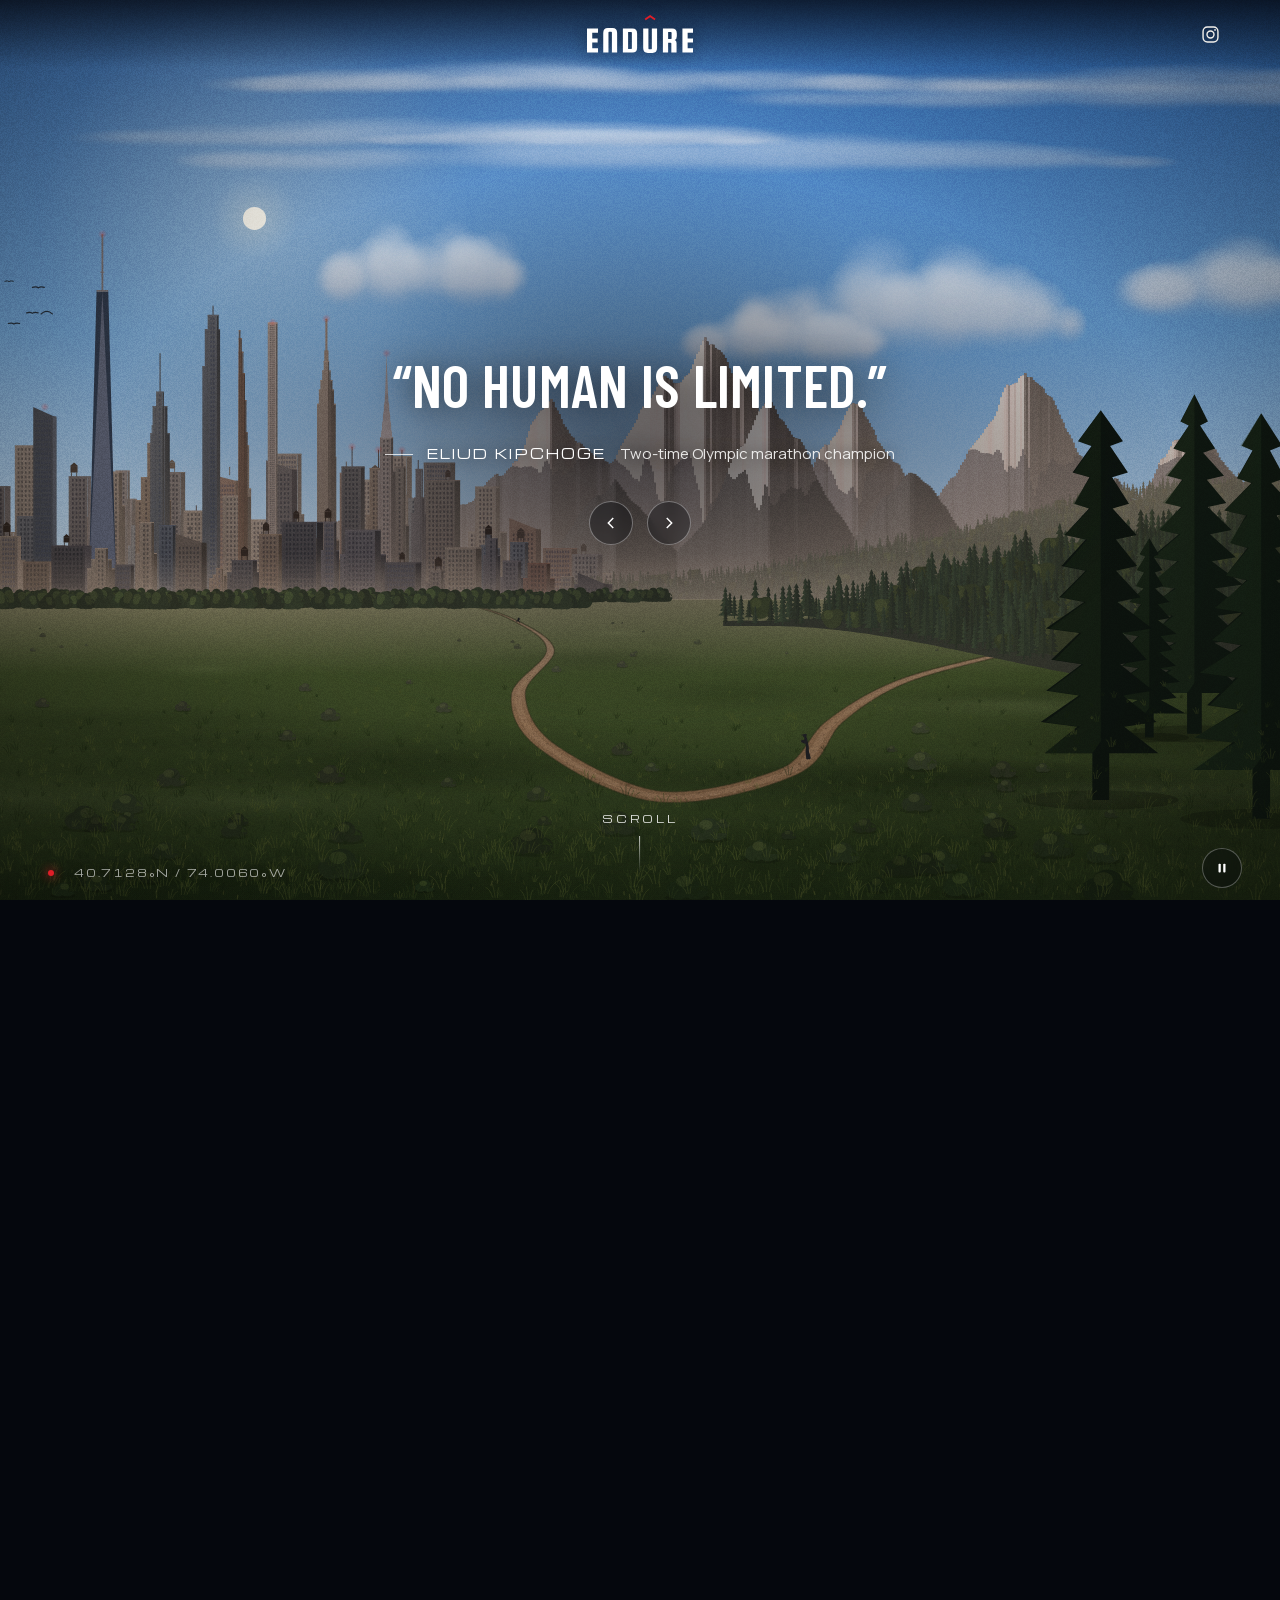
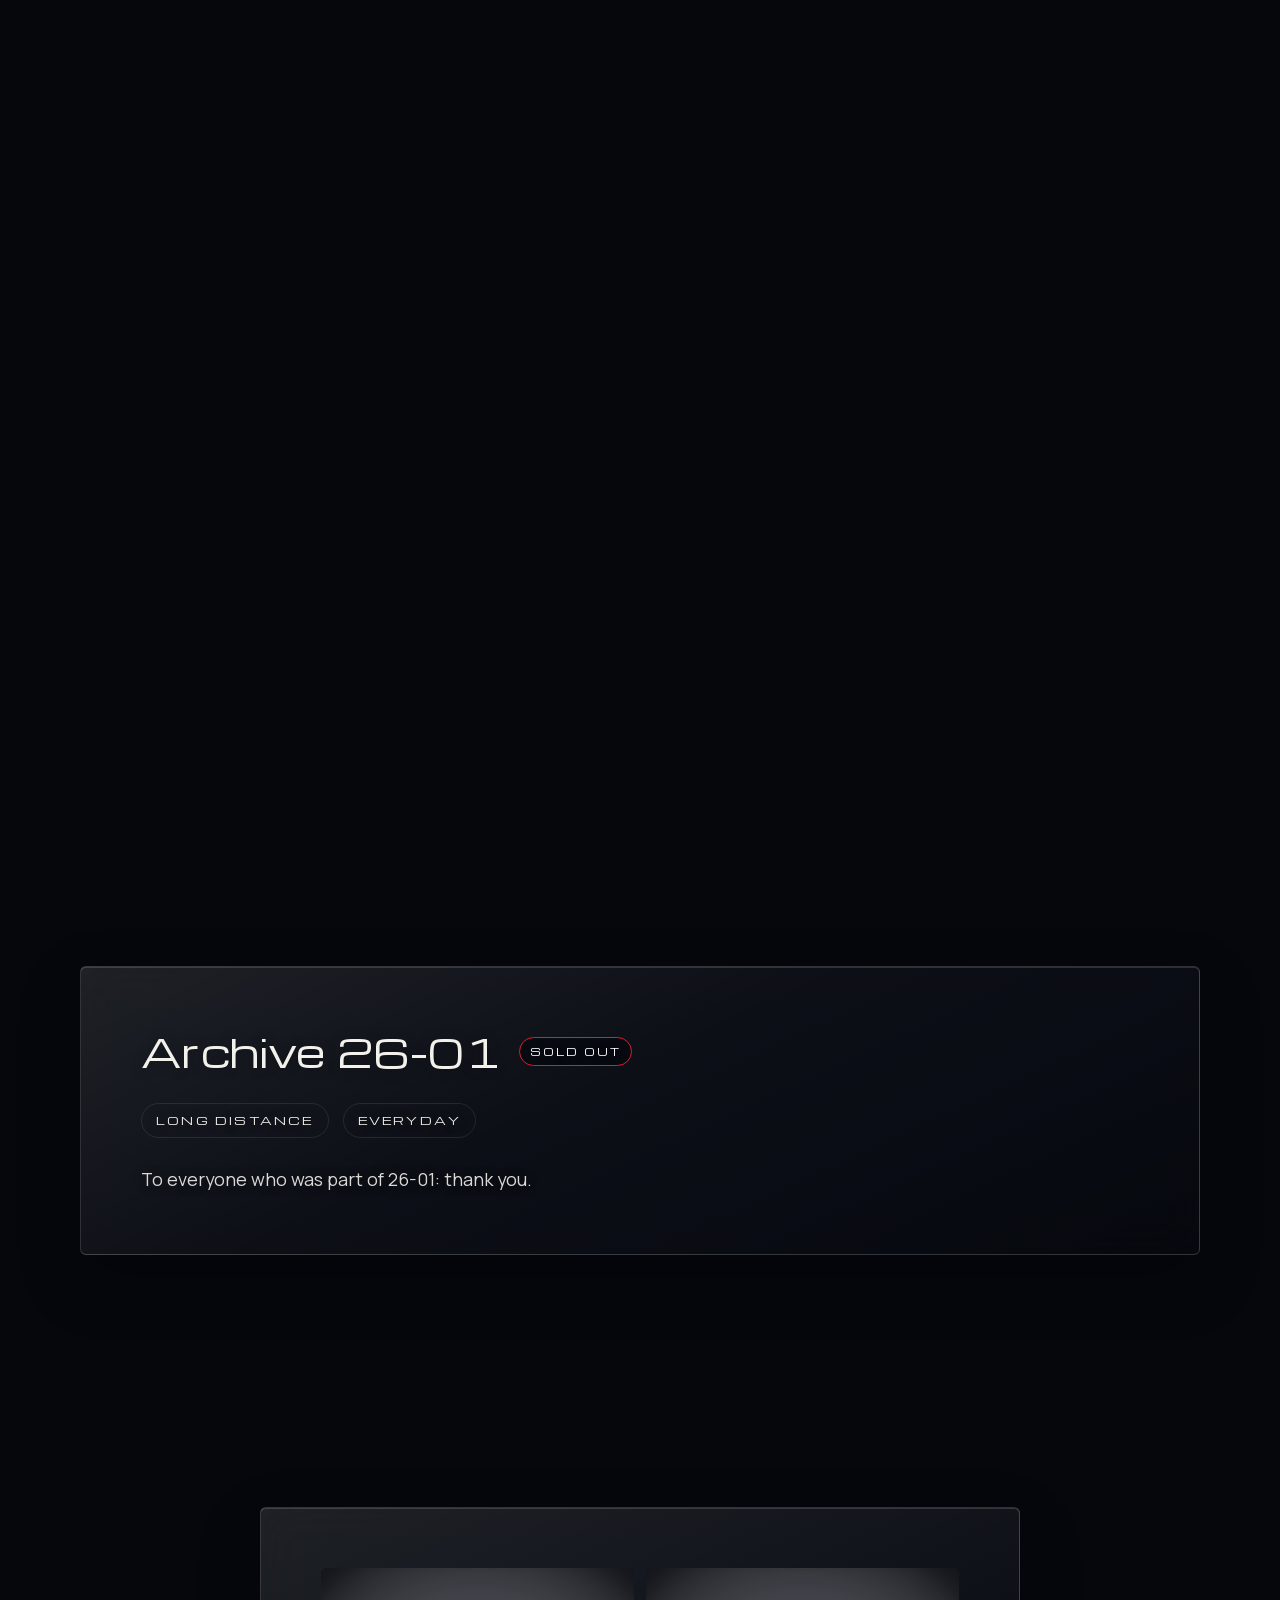
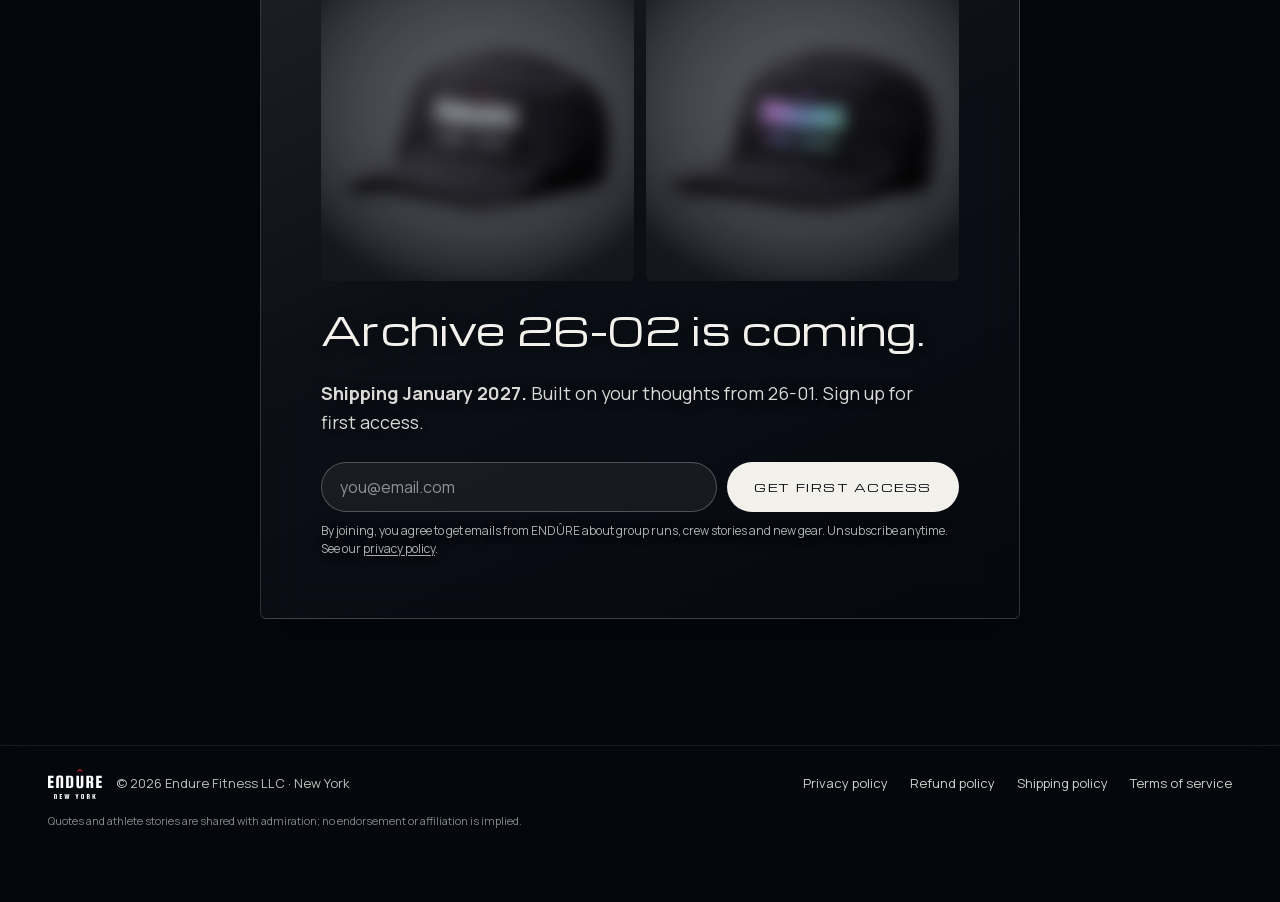
<file: index.html>
<!doctype html>
<html lang="en" class="no-js">
  <head>
<script src="/site/signup.js" data-kit-form="10222150" defer></script>
    <meta charset="utf-8">
    <meta name="viewport" content="width=device-width, initial-scale=1">
    <meta name="theme-color" content="#05070d"><title>ENDÛRE: Endure Athletics, New York</title><link rel="canonical" href="https://endureny.com/">
<meta property="og:site_name" content="ENDÛRE">
<meta property="og:type" content="website">
<meta property="og:title" content="ENDÛRE: Endure Athletics, New York">
<meta property="og:url" content="https://endureny.com/"><meta property="og:image" content="https://endureny.com/assets/endure-logo.png"><meta name="twitter:card" content="summary_large_image"><script type="application/ld+json">
    {
      "@context": "https://schema.org",
      "@graph": [
        {
          "@type": "Organization",
          "@id": "https://endureny.com/#organization",
          "name": "ENDÛRE","legalName": "Endure Fitness LLC",
          "url": "https://endureny.com",
          "logo": "https://endureny.com/assets/endure-logo.png",
          "sameAs": ["https://www.instagram.com/endure.ny"]
        },
        {
          "@type": "WebSite",
          "@id": "https://endureny.com/#website",
          "name": "ENDÛRE",
          "url": "https://endureny.com",
          "publisher": { "@id": "https://endureny.com/#organization" }
        }
      ]
    }
  </script><link rel="icon" type="image/svg+xml" href="/assets/favicon.svg">
  <link rel="apple-touch-icon" href="/assets/favicon-192.png">
<link rel="preload" href="/assets/barlow-condensed-600.woff2" as="font" type="font/woff2" crossorigin="anonymous">
<link rel="preload" href="/assets/manrope-var.woff2" as="font" type="font/woff2" crossorigin="anonymous">
<style>
  @font-face { font-family: 'Barlow Condensed'; src: url('/assets/barlow-condensed-600.woff2') format('woff2'); font-weight: 600; font-display: swap; }
  @font-face { font-family: 'Manrope'; src: url('/assets/manrope-var.woff2') format('woff2'); font-weight: 400 700; font-display: swap; }
  @font-face { font-family: 'Michroma'; src: url('/assets/michroma-400.woff2') format('woff2'); font-weight: 400; font-display: swap; }
  @font-face { font-family: 'Instrument Serif'; src: url('/assets/instrument-serif-italic.woff2') format('woff2'); font-style: italic; font-weight: 400; font-display: swap; }
</style>

<style>
  :root {
    --color-night: #05070d;
    --color-red: #E01E28;
    --color-violet: #8A2BE2;
    --logo-accent: #E01E28;
    --intro-delay: 5000ms;
    --quote-reveal: 3000ms;
  }
</style>
<link rel="stylesheet" href="/assets/critical.css" data-preload>
    <link rel="stylesheet" href="/assets/theme.css">
<script type="importmap">
  {
    "imports": {
      "@shopify/events": "https://cdn.shopify.com/storefront/standard-events.js",
      "@theme/cart": "/assets/cart.js",
      "@theme/lightbox": "/assets/lightbox.js"
    }
  }
</script>
<script>
  document.documentElement.classList.replace('no-js', 'js');
  window.Theme = {
    routes: {
      root: "/",
      cart_url: "/cart",
      cart_add_url: "/cart/add",
      cart_change_url: "/cart/change"
    },
    strings: {
      added: "Added to your bag.",
      error: "Something went wrong. Please try again.",
      clockSuffix: "NYC"
    }
  };
</script>
<script src="/assets/scene.js" type="module"></script><script src="/assets/theme.js" type="module"></script>

  </head><body class="template-index is-intro">
<script>
  (function (body, delay) {
    var events = ['pointerdown', 'keydown', 'wheel', 'touchstart', 'scroll'];
    function reveal() {
      body.classList.remove('is-intro');
      events.forEach(function (type) { removeEventListener(type, reveal, true); });
    }
    if (location.hash || matchMedia('(prefers-reduced-motion: reduce)').matches) return reveal();
    setTimeout(reveal, Math.max(0, delay - performance.now()));
    events.forEach(function (type) { addEventListener(type, reveal, { capture: true, passive: true }); });
  })(document.body, 5000);
</script>
<a class="skip-link" href="#MainContent">Skip to content</a><div class="scene-layer" aria-hidden="true">
    <endure-scene
      start="dawn"
      cycle-seconds="20"
    ></endure-scene>
  </div>
  <div class="scene-clock intro-hold" data-scene-clock aria-hidden="true">
    <span class="scene-clock__dot"></span>
    <span data-scene-clock-time></span>
    <span class="scene-clock__coords">40.7128°N / 74.0060°W</span>
  </div><button
  type="button"
  class="scene-toggle intro-hold"
  data-scene-toggle
  aria-pressed="false"
  aria-label="Pause motion"
>
  <svg class="scene-toggle__pause" viewBox="0 0 16 16" aria-hidden="true" focusable="false"><rect x="4" y="3" width="2.6" height="10" rx="1"/><rect x="9.4" y="3" width="2.6" height="10" rx="1"/></svg>
  <svg class="scene-toggle__play" viewBox="0 0 16 16" aria-hidden="true" focusable="false"><path d="M5 3.2v9.6a.6.6 0 0 0 .9.5l7.6-4.8a.6.6 0 0 0 0-1L5.9 2.7a.6.6 0 0 0-.9.5z"/></svg>
</button>
<header id="shopify-section-sections--preview__header" class="shopify-section section-header intro-hold">
<div class="site-header"><span class="site-header__start"></span>
  <a href="/" class="site-header__logo"><svg xmlns="http://www.w3.org/2000/svg" viewBox="0.0 0.0 100.0 35.7" role="img" aria-hidden="true" focusable="false"><g fill="currentColor"><path d="M4.910557699052963 31.26274527939662H10.347246580147317V35.33149308718336H0.0V12.63770143513145H10.347246580147317V16.636298418646007H4.910557699052963V21.967761063332084H9.99649245878639V25.826056398302267H4.910557699052963Z"/><path d="M28.305857593826723 35.33149308718336H23.39529989477376V16.495996770101637Q23.39529989477376 16.215393473012895 23.20238512802525 16.00494100019634Q23.00947036127674 15.794488527379784 22.728867064188 15.794488527379784H20.834794808839Q20.55419151175026 15.794488527379784 20.361276745001753 16.00494100019634Q20.16836197825324 16.215393473012895 20.16836197825324 16.495996770101637V35.33149308718336H15.257804279200279V16.91690171573475Q15.257804279200279 12.286947313770526 19.60715538407576 12.286947313770526H23.95650648895124Q28.305857593826723 12.286947313770526 28.305857593826723 16.91690171573475Z"/><path d="M42.72185198176078 12.63770143513145Q47.07120308663626 12.63770143513145 47.07120308663626 17.267655837095674V30.701538685219138Q47.07120308663626 35.33149308718336 42.72185198176078 35.33149308718336H33.70747106278498V12.63770143513145ZM42.1606453875833 31.26274527939662V16.671373830782102Q42.1606453875833 16.39077053369336 41.96773062083479 16.180318060876804Q41.774815854086285 15.969865588060248 41.49421255699754 15.969865588060248H38.61802876183795V31.964253522118472H41.49421255699754Q41.774815854086285 31.964253522118472 41.96773062083479 31.753801049301916Q42.1606453875833 31.54334857648536 42.1606453875833 31.26274527939662Z"/><path d="M60.92599088039284 12.63770143513145H65.8365485794458V31.052292806580063Q65.8365485794458 35.68224720854429 61.48719747457032 35.68224720854429H57.13784636969484Q52.78849526481935 35.68224720854429 52.78849526481935 31.052292806580063V12.63770143513145H57.69905296387232V31.473197752213174Q57.69905296387232 31.753801049301916 57.89196773062083 31.96425352211847Q58.084882497369335 32.174705994935024 58.36548579445808 32.174705994935024H60.25955804980708Q60.54016134689582 32.174705994935024 60.73307611364433 31.96425352211847Q60.92599088039284 31.753801049301916 60.92599088039284 31.473197752213174Z"/><path d="M76.21887057172921 26.036508871118823V35.33149308718336H71.30831287267625V12.63770143513145H80.0420904945633Q84.39144159943879 12.63770143513145 84.39144159943879 17.267655837095674V19.89831174730262Q84.39144159943879 22.70434471819003 82.3921431076815 23.476003785184062Q84.14591371448614 24.10736120363373 84.14591371448614 26.352187580343656V35.33149308718336H79.23535601543317V26.738017113840677Q79.23535601543317 26.036508871118823 78.56892318484742 26.036508871118823ZM76.21887057172921 15.969865588060248V22.59911848178175H78.81445106980006Q79.0950543668888 22.59911848178175 79.28796913363732 22.388666008965195Q79.48088390038582 22.17821353614864 79.48088390038582 21.897610239059897V16.671373830782102Q79.48088390038582 16.39077053369336 79.28796913363732 16.180318060876804Q79.0950543668888 15.969865588060248 78.81445106980006 15.969865588060248Z"/><path d="M94.56331111890565 31.26274527939662H100.0V35.33149308718336H89.65275341985269V12.63770143513145H100.0V16.636298418646007H94.56331111890565V21.967761063332084H99.64924587863906V25.826056398302267H94.56331111890565Z"/></g><path class="logo__accent" style="fill:var(--logo-accent,#E01E28)" d="M 59.3125 0 L 64.4628 3.4335 L 63.4785 4.9101 L 59.3125 2.1327 L 55.1465 4.9101 L 54.1622 3.4335 Z"/></svg>
<span class="visually-hidden">ENDÛRE</span>
  </a>
  <nav class="site-header__nav" aria-label="Utility"><a class="icon-link" href="https://www.instagram.com/endure.ny" target="_blank" rel="noopener"><svg xmlns="http://www.w3.org/2000/svg" viewBox="0 0 24 24" fill="none" stroke="currentColor" stroke-width="1.6" aria-hidden="true" focusable="false"><rect x="3.5" y="3.5" width="17" height="17" rx="5"/><circle cx="12" cy="12" r="4"/><circle cx="17.2" cy="6.8" r="1" fill="currentColor" stroke="none"/></svg>
<span class="visually-hidden">Instagram (opens in a new window)</span>
      </a></nav>
</div>


</header>

    <main id="MainContent" tabindex="-1">
      <section id="shopify-section-template--preview__hero" class="shopify-section section section--hero">
<script src="/assets/fog-reveal.js" type="module"></script><div class="hero">
  <div class="hero__shade" aria-hidden="true"></div><h1 class="visually-hidden">ENDÛRE — Endure Athletics, New York</h1><div class="hero__inner">
    <fog-reveal
      class="hero__quotes"
      id="HeroQuotes-template--preview__hero"
      delay="3000"
      data-quote-rotator
      data-interval="4"
    ><figure
          class="hero-quote"
          data-quote
          
          
        >
          <blockquote class="display-quote">
            <p>&ldquo;No human is limited.&rdquo;</p>
          </blockquote>
          <figcaption class="attribution">
            <span class="attribution__rule" aria-hidden="true"></span>
            <span class="attribution__who">Eliud Kipchoge</span><span class="attribution__what">Two-time Olympic marathon champion</span></figcaption>
        </figure><figure
          class="hero-quote"
          data-quote
          
            hidden
          
          
        >
          <blockquote class="display-quote">
            <p>&ldquo;I knew if I quit, nobody would ever believe that women had the capability to run 26-plus miles.&rdquo;</p>
          </blockquote>
          <figcaption class="attribution">
            <span class="attribution__rule" aria-hidden="true"></span>
            <span class="attribution__who">Kathrine Switzer</span><span class="attribution__what">Boston Marathon pioneer, 1967</span></figcaption>
        </figure><figure
          class="hero-quote"
          data-quote
          
            hidden
          
          
        >
          <blockquote class="display-quote">
            <p>&ldquo;Run until you can’t run anymore. Then run some more. Find a new source of energy and will. Then run even faster.&rdquo;</p>
          </blockquote>
          <figcaption class="attribution">
            <span class="attribution__rule" aria-hidden="true"></span>
            <span class="attribution__who">Scott Jurek</span><span class="attribution__what">Ultrarunner, seven-time Western States champion</span></figcaption>
        </figure><figure
          class="hero-quote"
          data-quote
          
            hidden
          
          
        >
          <blockquote class="display-quote">
            <p>&ldquo;Just show up for one more mile. Show up for one more minute.&rdquo;</p>
          </blockquote>
          <figcaption class="attribution">
            <span class="attribution__rule" aria-hidden="true"></span>
            <span class="attribution__who">Des Linden</span><span class="attribution__what">2018 Boston Marathon champion</span></figcaption>
        </figure><figure
          class="hero-quote"
          data-quote
          
            hidden
          
          
        >
          <blockquote class="display-quote">
            <p>&ldquo;Run when you can, walk when you have to, crawl if you must; just never give up.&rdquo;</p>
          </blockquote>
          <figcaption class="attribution">
            <span class="attribution__rule" aria-hidden="true"></span>
            <span class="attribution__who">Dean Karnazes</span><span class="attribution__what">Ultramarathoner, “Ultramarathon Man”</span></figcaption>
        </figure><figure
          class="hero-quote"
          data-quote
          
            hidden
          
          
        >
          <blockquote class="display-quote">
            <p>&ldquo;Somewhere, someone in the world is training when you are not. When you race him, he will win.&rdquo;</p>
          </blockquote>
          <figcaption class="attribution">
            <span class="attribution__rule" aria-hidden="true"></span>
            <span class="attribution__who">Tom Fleming</span><span class="attribution__what">Two-time NYC Marathon winner</span></figcaption>
        </figure><figure
          class="hero-quote"
          data-quote
          
            hidden
          
          
        >
          <blockquote class="display-quote">
            <p>&ldquo;Accepting pain is the only road to success.&rdquo;</p>
          </blockquote>
          <figcaption class="attribution">
            <span class="attribution__rule" aria-hidden="true"></span>
            <span class="attribution__who">Sifan Hassan</span><span class="attribution__what">Olympic marathon champion, Paris 2024</span></figcaption>
        </figure><figure
          class="hero-quote"
          data-quote
          
            hidden
          
          
        >
          <blockquote class="display-quote">
            <p>&ldquo;No one can say, ‘You must not run faster than this, or jump higher than that.’ The human spirit is indomitable.&rdquo;</p>
          </blockquote>
          <figcaption class="attribution">
            <span class="attribution__rule" aria-hidden="true"></span>
            <span class="attribution__who">Roger Bannister</span><span class="attribution__what">First sub-four-minute miler</span></figcaption>
        </figure><figure
          class="hero-quote"
          data-quote
          
            hidden
          
          
        >
          <blockquote class="display-quote">
            <p>&ldquo;Winning is great, sure, but if you are really going to do something in life, the secret is learning how to lose.&rdquo;</p>
          </blockquote>
          <figcaption class="attribution">
            <span class="attribution__rule" aria-hidden="true"></span>
            <span class="attribution__who">Wilma Rudolph</span><span class="attribution__what">Three-time Olympic gold sprinter</span></figcaption>
        </figure><figure
          class="hero-quote"
          data-quote
          
            hidden
          
          
        >
          <blockquote class="display-quote">
            <p>&ldquo;You are in danger of living a life so comfortable and soft that you will die without ever realizing your true potential.&rdquo;</p>
          </blockquote>
          <figcaption class="attribution">
            <span class="attribution__rule" aria-hidden="true"></span>
            <span class="attribution__who">David Goggins</span><span class="attribution__what">Ultrarunner, retired Navy SEAL</span></figcaption>
        </figure><figure
          class="hero-quote"
          data-quote
          
            hidden
          
          
        >
          <blockquote class="display-quote">
            <p>&ldquo;A marathon is a metaphor for life, and life is not easy.&rdquo;</p>
          </blockquote>
          <figcaption class="attribution">
            <span class="attribution__rule" aria-hidden="true"></span>
            <span class="attribution__who">Meb Keflezighi</span><span class="attribution__what">2009 NYC, 2014 Boston Marathon champion</span></figcaption>
        </figure><figure
          class="hero-quote"
          data-quote
          
            hidden
          
          
        >
          <blockquote class="display-quote">
            <p>&ldquo;Whatever you have today, let’s leave it all out there.&rdquo;</p>
          </blockquote>
          <figcaption class="attribution">
            <span class="attribution__rule" aria-hidden="true"></span>
            <span class="attribution__who">Courtney Dauwalter</span><span class="attribution__what">Ultrarunner, UTMB and Western States champion</span></figcaption>
        </figure><figure
          class="hero-quote"
          data-quote
          
            hidden
          
          
        >
          <blockquote class="display-quote">
            <p>&ldquo;To give anything less than your best is to sacrifice the gift.&rdquo;</p>
          </blockquote>
          <figcaption class="attribution">
            <span class="attribution__rule" aria-hidden="true"></span>
            <span class="attribution__who">Steve Prefontaine</span><span class="attribution__what">American distance-running icon</span></figcaption>
        </figure><figure
          class="hero-quote"
          data-quote
          
            hidden
          
          
        >
          <blockquote class="display-quote">
            <p>&ldquo;I was injured but I never gave up on myself. I believed I could do it.&rdquo;</p>
          </blockquote>
          <figcaption class="attribution">
            <span class="attribution__rule" aria-hidden="true"></span>
            <span class="attribution__who">Jackie Joyner-Kersee</span><span class="attribution__what">Three-time Olympic champion, heptathlete</span></figcaption>
        </figure><figure
          class="hero-quote"
          data-quote
          
            hidden
          
          
        >
          <blockquote class="display-quote">
            <p>&ldquo;I was hurting. I was mad. I was angry. I told Jack: ‘Never again.’&rdquo;</p>
          </blockquote>
          <figcaption class="attribution">
            <span class="attribution__rule" aria-hidden="true"></span>
            <span class="attribution__who">Grete Waitz</span><span class="attribution__what">Nine-time NYC Marathon champion</span></figcaption>
        </figure><figure
          class="hero-quote"
          data-quote
          
            hidden
          
          
        >
          <blockquote class="display-quote">
            <p>&ldquo;I just wish people would realize that anything’s possible if you try.&rdquo;</p>
          </blockquote>
          <figcaption class="attribution">
            <span class="attribution__rule" aria-hidden="true"></span>
            <span class="attribution__who">Terry Fox</span><span class="attribution__what">Marathon of Hope runner</span></figcaption>
        </figure><figure
          class="hero-quote"
          data-quote
          
            hidden
          
          
        >
          <blockquote class="display-quote">
            <p>&ldquo;I’m always grateful to be on the starting line and grateful to see the finish line.&rdquo;</p>
          </blockquote>
          <figcaption class="attribution">
            <span class="attribution__rule" aria-hidden="true"></span>
            <span class="attribution__who">Shalane Flanagan</span><span class="attribution__what">2017 NYC Marathon champion</span></figcaption>
        </figure><figure
          class="hero-quote"
          data-quote
          
            hidden
          
          
        >
          <blockquote class="display-quote">
            <p>&ldquo;I wanted the world to know that my country Ethiopia has always won with determination and heroism.&rdquo;</p>
          </blockquote>
          <figcaption class="attribution">
            <span class="attribution__rule" aria-hidden="true"></span>
            <span class="attribution__who">Abebe Bikila</span><span class="attribution__what">Barefoot Olympic marathon champion, 1960</span></figcaption>
        </figure><figure
          class="hero-quote"
          data-quote
          
            hidden
          
          
        >
          <blockquote class="display-quote">
            <p>&ldquo;We should never, ever give up.&rdquo;</p>
          </blockquote>
          <figcaption class="attribution">
            <span class="attribution__rule" aria-hidden="true"></span>
            <span class="attribution__who">Diana Nyad</span><span class="attribution__what">New York–born long-distance swimmer</span></figcaption>
        </figure><figure
          class="hero-quote"
          data-quote
          
            hidden
          
          
        >
          <blockquote class="display-quote">
            <p>&ldquo;The miracle isn’t that I finished. The miracle is that I had the courage to start.&rdquo;</p>
          </blockquote>
          <figcaption class="attribution">
            <span class="attribution__rule" aria-hidden="true"></span>
            <span class="attribution__who">John Bingham</span><span class="attribution__what">Runner’s World columnist, “The Penguin”</span></figcaption>
        </figure><figure
          class="hero-quote"
          data-quote
          
            hidden
          
          
        >
          <blockquote class="display-quote">
            <p>&ldquo;I really think a champion is defined not by their wins but by how they can recover when they fall.&rdquo;</p>
          </blockquote>
          <figcaption class="attribution">
            <span class="attribution__rule" aria-hidden="true"></span>
            <span class="attribution__who">Serena Williams</span><span class="attribution__what">23-time Grand Slam champion</span></figcaption>
        </figure><figure
          class="hero-quote"
          data-quote
          
            hidden
          
          
        >
          <blockquote class="display-quote">
            <p>&ldquo;I hated every minute of it. But I said to myself, ‘Suffer now, and live the rest of your life as a champion.’&rdquo;</p>
          </blockquote>
          <figcaption class="attribution">
            <span class="attribution__rule" aria-hidden="true"></span>
            <span class="attribution__who">Muhammad Ali</span><span class="attribution__what">Three-time heavyweight champion</span></figcaption>
        </figure><figure
          class="hero-quote"
          data-quote
          
            hidden
          
          
        >
          <blockquote class="display-quote">
            <p>&ldquo;Hard days are the best because that’s where champions are made.&rdquo;</p>
          </blockquote>
          <figcaption class="attribution">
            <span class="attribution__rule" aria-hidden="true"></span>
            <span class="attribution__who">Gabby Douglas</span><span class="attribution__what">Olympic all-around gymnastics champion</span></figcaption>
        </figure><figure
          class="hero-quote"
          data-quote
          
            hidden
          
          
        >
          <blockquote class="display-quote">
            <p>&ldquo;When you swim from England to France you’ve got to leave your doubt on the beach at Dover.&rdquo;</p>
          </blockquote>
          <figcaption class="attribution">
            <span class="attribution__rule" aria-hidden="true"></span>
            <span class="attribution__who">Lewis Pugh</span><span class="attribution__what">Long-distance swimmer, ocean advocate</span></figcaption>
        </figure><figure
          class="hero-quote"
          data-quote
          
            hidden
          
          
        >
          <blockquote class="display-quote">
            <p>&ldquo;Don’t give up. Don’t ever give up.&rdquo;</p>
          </blockquote>
          <figcaption class="attribution">
            <span class="attribution__rule" aria-hidden="true"></span>
            <span class="attribution__who">Jim Valvano</span><span class="attribution__what">NCAA championship basketball coach</span></figcaption>
        </figure><figure
          class="hero-quote"
          data-quote
          
            hidden
          
          
        >
          <blockquote class="display-quote">
            <p>&ldquo;You just can’t beat the person who never gives up.&rdquo;</p>
          </blockquote>
          <figcaption class="attribution">
            <span class="attribution__rule" aria-hidden="true"></span>
            <span class="attribution__who">Babe Ruth</span><span class="attribution__what">Baseball Hall of Famer</span></figcaption>
        </figure></fog-reveal><div class="quote-nav intro-hold">
        <button type="button" class="quote-nav__btn" data-quote-step="-1" aria-controls="HeroQuotes-template--preview__hero">
          <svg viewBox="0 0 20 20" aria-hidden="true" focusable="false"><path d="M12.5 4.5 7 10l5.5 5.5" fill="none" stroke="currentColor" stroke-width="1.6"/></svg>
          <span class="visually-hidden">Previous quote</span>
        </button>
        <button type="button" class="quote-nav__btn" data-quote-step="1" aria-controls="HeroQuotes-template--preview__hero">
          <svg viewBox="0 0 20 20" aria-hidden="true" focusable="false"><path d="M7.5 4.5 13 10l-5.5 5.5" fill="none" stroke="currentColor" stroke-width="1.6"/></svg>
          <span class="visually-hidden">Next quote</span>
        </button>
      </div></div>
  <a href="#HeroEnd-template--preview__hero" class="scroll-cue intro-hold">Scroll</a>
</div>
<span id="HeroEnd-template--preview__hero" class="hero__end"></span>


</section>
<section id="shopify-section-template--preview__story" class="shopify-section section section--crawl">
<story-crawl class="crawl" data-crawl>
  <h2 class="visually-hidden">The ENDÛRE story</h2>
  <div class="crawl__track">
    
<p class="beat beat--lead" data-crawl-item >
  <span class="beat__text">Mile 19, 5:12 a.m. The river’s still dark, and a quiet voice says stop.</span>
</p>



<p class="beat beat--whisper" data-crawl-item >
  <span class="beat__text">Nobody’s watching. Nobody would blame you.</span>
</p>



<p class="beat beat--normal" data-crawl-item >
  <span class="beat__text">You keep going anyway. Slower, but still going.</span>
</p>



<p class="beat beat--big" data-crawl-item >
  <span class="beat__text">The finish line was never the point. Staying in it is.</span>
</p>



<p class="beat beat--normal" data-crawl-item >
  <span class="beat__text">There’s a word for that, and it’s our name. ENDÛRE: Endure Athletics, out of New York.</span>
</p>



<p class="beat beat--normal" data-crawl-item >
  <span class="beat__text">You stay in it on the Williamsburg Bridge before sunrise, on a Hudson Valley trail at noon, along the river at midnight.</span>
</p>



<p class="beat beat--normal" data-crawl-item >
  <span class="beat__text">Even the best reach a point where every mile costs something.</span>
</p>


<div class="polaroid-slot polaroid-slot--left" data-crawl-item >
  <figure class="polaroid polaroid--vintage" style="--rot: -4deg;"><button type="button" class="polaroid__zoom" aria-haspopup="dialog" data-polaroid-zoom hidden>
        <span class="visually-hidden">Enlarge the photo: Courtney Dauwalter · UTMB 2019</span>
      </button>
<div class="slot"><img src="/content/images/athletes/dauwalter.jpg" alt="Courtney Dauwalter at Ultra-Trail du Mont-Blanc 2019" width="720" height="720" loading="lazy" sizes="(min-width: 1180px) 250px, 46vw"></div>

    <figcaption>
      <span class="polaroid__caption">Courtney Dauwalter · UTMB 2019</span><span class="polaroid__story">The first person to win Western States, Hardrock and UTMB in one year. She calls the hardest stretch of a race the “pain cave” and pictures herself chiseling it wider every time.</span><small class="polaroid__credit">Photo: <a href="https://commons.wikimedia.org/wiki/File:Courtney_Dauwalter_(2019).jpg">Heike Maria Seitz</a> / Wikimedia Commons, <a href="https://creativecommons.org/licenses/by-sa/4.0/">CC BY-SA 4.0</a>. Cropped and toned; this version is also CC BY-SA 4.0.</small></figcaption>
  </figure>
</div>



<p class="beat beat--normal" data-crawl-item >
  <span class="beat__text">Courtney Dauwalter calls the hardest stretch of a race the “pain cave.” She pictures herself chiseling it wider every time.</span>
</p>


<div class="polaroid-slot polaroid-slot--right" data-crawl-item >
  <figure class="polaroid polaroid--vintage" style="--rot: 3deg;"><button type="button" class="polaroid__zoom" aria-haspopup="dialog" data-polaroid-zoom hidden>
        <span class="visually-hidden">Enlarge the photo: Eliud Kipchoge · Rio 2016 Olympic marathon</span>
      </button>
<div class="slot"><img src="/content/images/athletes/kipchoge.jpg" alt="Eliud Kipchoge in the men's marathon at the Rio 2016 Olympics, 21 August 2016" width="1600" height="1600" loading="lazy" sizes="(min-width: 1180px) 250px, 46vw"></div>

    <figcaption>
      <span class="polaroid__caption">Eliud Kipchoge · Rio 2016 Olympic marathon</span><span class="polaroid__story">A two-time Olympic marathon champion. He has written down every workout in a notebook since 2003, and keeps them all at home.</span><small class="polaroid__credit">Photo: <a href="https://commons.wikimedia.org/wiki/File:Flying_-_Os_tr%C3%AAs_primeiros_colocados_na_maratona_das_Olimp%C3%ADadas.jpg">Marco Aurélio Charret Brandt</a> / Wikimedia Commons, <a href="https://creativecommons.org/licenses/by-sa/4.0/">CC BY-SA 4.0</a>. Cropped and toned; this version is also CC BY-SA 4.0.</small></figcaption>
  </figure>
</div>



<p class="beat beat--normal" data-crawl-item >
  <span class="beat__text">Eliud Kipchoge, two-time Olympic marathon champion, has written down every workout in a notebook since 2003, and keeps them all at home.</span>
</p>


<div class="polaroid-slot polaroid-slot--left" data-crawl-item >
  <figure class="polaroid polaroid--vintage" style="--rot: -2deg;"><button type="button" class="polaroid__zoom" aria-haspopup="dialog" data-polaroid-zoom hidden>
        <span class="visually-hidden">Enlarge the photo: Tatyana McFadden · London Marathon 2014</span>
      </button>
<div class="slot"><img src="/content/images/athletes/mcfadden.jpg" alt="Tatyana McFadden racing in a wheelchair at the 2014 London Marathon" width="1600" height="1600" loading="lazy" sizes="(min-width: 1180px) 250px, 46vw"></div>

    <figcaption>
      <span class="polaroid__caption">Tatyana McFadden · London Marathon 2014</span><span class="polaroid__story">Won the women’s wheelchair races in Boston, London, Chicago and New York in one year, then did it again for the next three: 16 majors in a row.</span><small class="polaroid__credit">Photo: <a href="https://commons.wikimedia.org/wiki/File:London_Marathon_2014_-_Wheelchair_(67).jpg">Katie Chan</a> / Wikimedia Commons, <a href="https://creativecommons.org/licenses/by-sa/4.0/">CC BY-SA 4.0</a>. Cropped and toned; this version is also CC BY-SA 4.0.</small></figcaption>
  </figure>
</div>



<p class="beat beat--normal" data-crawl-item >
  <span class="beat__text">Tatyana McFadden won the women’s wheelchair races in Boston, London, Chicago and New York four years straight. Sixteen majors in a row.</span>
</p>


<div class="polaroid-slot polaroid-slot--right" data-crawl-item >
  <figure class="polaroid polaroid--vintage" style="--rot: 4deg;"><button type="button" class="polaroid__zoom" aria-haspopup="dialog" data-polaroid-zoom hidden>
        <span class="visually-hidden">Enlarge the photo: Ted Corbitt · University of Cincinnati, 1942</span>
      </button>
<div class="slot"><img src="/content/images/athletes/corbitt.jpg" alt="Ted Corbitt in The Cincinnatian, the University of Cincinnati yearbook, 1942" width="332" height="332" loading="lazy" sizes="(min-width: 1180px) 250px, 46vw"></div>

    <figcaption>
      <span class="polaroid__caption">Ted Corbitt · University of Cincinnati, 1942</span><span class="polaroid__story">The first Black American to run the Olympic marathon for the U.S., and the founding president of New York Road Runners. At 82 he walked 303 miles in six days around a one-mile loop on Wards Island.</span><small class="polaroid__credit">Photo: <a href="https://archive.org/details/cincinnatian1942univ/page/n56/mode/1up">The Cincinnatian, 1942 (University of Cincinnati yearbook)</a> / Internet Archive, <a href="https://commons.wikimedia.org/wiki/Template:PD-US-no_notice">Public domain</a>. Cropped and toned.</small></figcaption>
  </figure>
</div>



<p class="beat beat--normal" data-crawl-item >
  <span class="beat__text">At 82, Ted Corbitt, founding president of New York Road Runners, walked 303 miles in six days. Around a one-mile loop on Wards Island.</span>
</p>



<p class="beat beat--normal" data-crawl-item >
  <span class="beat__text">You won’t run their races. That point will find you anyway, on your own loop, at your own pace.</span>
</p>



<p class="beat beat--normal" data-crawl-item >
  <span class="beat__text">Maybe it’s mile 3 of your first 5K. Maybe it’s mile 62 at 2:14 in the morning.</span>
</p>



<p class="beat beat--whisper" data-crawl-item >
  <span class="beat__text">Most days, you meet it alone.</span>
</p>



<p class="beat beat--normal" data-crawl-item >
  <span class="beat__text">So we’re starting a crew for the part that hurts.</span>
</p>



<p class="beat beat--big" data-crawl-item >
  <span class="beat__text">For the ones who keep getting up.</span>
</p>



<p class="beat beat--normal" data-crawl-item >
  <span class="beat__text">For the ultramarathoner and the trail runner, mud to the knees. For the first-timer in Prospect Park, half grinning, half wrecked.</span>
</p>



<p class="beat beat--big" data-crawl-item >
  <span class="beat__text">Every pace counts. Every comeback counts more.</span>
</p>



<p class="beat beat--big" data-crawl-item >
  <span class="beat__text">Next time it’s mile 19 and that voice says stop, you’ll know you’re not the only one still going.</span>
</p>



  </div>

  <dialog class="polaroid-zoom" aria-label="Enlarged photo" data-polaroid-dialog>
    <button type="button" class="icon-button polaroid-zoom__close" data-close autofocus>
      <span class="visually-hidden">Close</span><svg xmlns="http://www.w3.org/2000/svg" viewBox="0 0 24 24" fill="none" stroke="currentColor" stroke-width="1.6" stroke-linecap="round" aria-hidden="true" focusable="false"><path d="M6 6l12 12M18 6 6 18"/></svg>
</button>
    <div class="polaroid-zoom__stage" data-polaroid-stage></div>
  </dialog>
</story-crawl>
<script src="/assets/story-crawl.js" type="module"></script>


</section>
<section id="shopify-section-template--preview__archive_26_01" class="shopify-section section section--panel section--archive">
<div class="archive panel glass panel--wide">
  <div class="archive__head">
    <h2 class="h2">Archive 26-01</h2><p class="tag archive__status">Sold out</p></div>
  <ul class="archive__pieces" role="list">
    
<li class="archive__piece" ><p class="archive__type">Long distance</p>
</li>



<li class="archive__piece" ><p class="archive__type">Everyday</p>
</li>



  </ul><div class="lede rte archive__thanks"><p>To everyone who was part of 26-01: thank you.</p></div></div>


</section>
<section id="shopify-section-template--preview__waitlist" class="shopify-section section section--panel">
<div class="panel glass panel--narrow">
  
<div class="teaser" aria-hidden="true" ><div class="teaser__frame">
        <img src="/content/images/products/nightfall/01-front.jpg" alt="" width="2000" height="2000" loading="lazy" class="teaser__img" sizes="(min-width: 990px) 360px, 45vw">
      </div><div class="teaser__frame">
        <img src="/content/images/products/aurora/01-front.jpg" alt="" width="2000" height="2000" loading="lazy" class="teaser__img" sizes="(min-width: 990px) 360px, 45vw">
      </div></div>



<h2 class="h2" >Archive 26-02 is coming.</h2>



<div class="rte lede lede--lead" ><p><strong>Shipping January 2027.</strong> Built on your thoughts from 26-01. Sign up for first access.</p></div>


<div class="signup" data-signup-success="You’re on the list. We’ll email you when 26-02 opens." ><form method="post" action="/contact#crew" accept-charset="UTF-8" id="CrewSignup-signup" class="signup__form"><input type="hidden" name="form_type" value="customer"><input type="hidden" name="contact[tags]" value="newsletter,crew,archive-26-02"><div class="signup__row">
        <label class="visually-hidden" for="CrewSignup-signup-email">Email</label>
        <input
          id="CrewSignup-signup-email"
          class="signup__input"
          type="email"
          name="contact[email]"
          autocomplete="email"
          autocapitalize="off"
          spellcheck="false"
          placeholder="you@email.com"
          required
          
        >
        <button type="submit" class="button button--light">Get first access</button>
      </div><p class="signup__consent">By joining, you agree to get emails from ENDÛRE about group runs, crew stories and new gear. Unsubscribe anytime. See our <a href="/policies/privacy-policy">privacy policy</a>.</p></form></div>



</div>


</section>
    </main>

    <footer id="shopify-section-sections--preview__footer" class="shopify-section section-footer intro-hold">
<div class="site-footer" data-site-footer>
  <div class="site-footer__brand">
    <span class="site-footer__mark"><svg xmlns="http://www.w3.org/2000/svg" viewBox="0.0 0.0 100.0 55.8" role="img" aria-hidden="true" focusable="false"><g fill="currentColor"><path d="M4.910557699052963 31.26274527939662H10.347246580147317V35.33149308718336H0.0V12.63770143513145H10.347246580147317V16.636298418646007H4.910557699052963V21.967761063332084H9.99649245878639V25.826056398302267H4.910557699052963Z"/><path d="M28.305857593826723 35.33149308718336H23.39529989477376V16.495996770101637Q23.39529989477376 16.215393473012895 23.20238512802525 16.00494100019634Q23.00947036127674 15.794488527379784 22.728867064188 15.794488527379784H20.834794808839Q20.55419151175026 15.794488527379784 20.361276745001753 16.00494100019634Q20.16836197825324 16.215393473012895 20.16836197825324 16.495996770101637V35.33149308718336H15.257804279200279V16.91690171573475Q15.257804279200279 12.286947313770526 19.60715538407576 12.286947313770526H23.95650648895124Q28.305857593826723 12.286947313770526 28.305857593826723 16.91690171573475Z"/><path d="M42.72185198176078 12.63770143513145Q47.07120308663626 12.63770143513145 47.07120308663626 17.267655837095674V30.701538685219138Q47.07120308663626 35.33149308718336 42.72185198176078 35.33149308718336H33.70747106278498V12.63770143513145ZM42.1606453875833 31.26274527939662V16.671373830782102Q42.1606453875833 16.39077053369336 41.96773062083479 16.180318060876804Q41.774815854086285 15.969865588060248 41.49421255699754 15.969865588060248H38.61802876183795V31.964253522118472H41.49421255699754Q41.774815854086285 31.964253522118472 41.96773062083479 31.753801049301916Q42.1606453875833 31.54334857648536 42.1606453875833 31.26274527939662Z"/><path d="M60.92599088039284 12.63770143513145H65.8365485794458V31.052292806580063Q65.8365485794458 35.68224720854429 61.48719747457032 35.68224720854429H57.13784636969484Q52.78849526481935 35.68224720854429 52.78849526481935 31.052292806580063V12.63770143513145H57.69905296387232V31.473197752213174Q57.69905296387232 31.753801049301916 57.89196773062083 31.96425352211847Q58.084882497369335 32.174705994935024 58.36548579445808 32.174705994935024H60.25955804980708Q60.54016134689582 32.174705994935024 60.73307611364433 31.96425352211847Q60.92599088039284 31.753801049301916 60.92599088039284 31.473197752213174Z"/><path d="M76.21887057172921 26.036508871118823V35.33149308718336H71.30831287267625V12.63770143513145H80.0420904945633Q84.39144159943879 12.63770143513145 84.39144159943879 17.267655837095674V19.89831174730262Q84.39144159943879 22.70434471819003 82.3921431076815 23.476003785184062Q84.14591371448614 24.10736120363373 84.14591371448614 26.352187580343656V35.33149308718336H79.23535601543317V26.738017113840677Q79.23535601543317 26.036508871118823 78.56892318484742 26.036508871118823ZM76.21887057172921 15.969865588060248V22.59911848178175H78.81445106980006Q79.0950543668888 22.59911848178175 79.28796913363732 22.388666008965195Q79.48088390038582 22.17821353614864 79.48088390038582 21.897610239059897V16.671373830782102Q79.48088390038582 16.39077053369336 79.28796913363732 16.180318060876804Q79.0950543668888 15.969865588060248 78.81445106980006 15.969865588060248Z"/><path d="M94.56331111890565 31.26274527939662H100.0V35.33149308718336H89.65275341985269V12.63770143513145H100.0V16.636298418646007H94.56331111890565V21.967761063332084H99.64924587863906V25.826056398302267H94.56331111890565Z"/><path d="M16.517011574886006 55.64925736145412H14.552788495264817V48.11505883462143Q14.552788495264817 48.002817515785935 14.475622588565415 47.91863652665931Q14.39845668186601 47.83445553753269 14.286215363030514 47.83445553753269H13.528586460890914Q13.416345142055418 47.83445553753269 13.339179235356013 47.91863652665931Q13.26201332865661 48.002817515785935 13.26201332865661 48.11505883462143V55.64925736145412H11.297790249035424V48.283420812874674Q11.297790249035424 46.43143905208898 13.037530690985617 46.43143905208898H14.77727113293581Q16.517011574886006 46.43143905208898 16.517011574886006 48.283420812874674Z"/><path d="M23.72851631006664 54.02175823833942H25.903191862504382V55.64925736145412H21.764293230445453V46.571740700633356H25.903191862504382V48.17117949403918H23.72851631006664V50.30376455191361H25.762890213960013V51.84708268590168H23.72851631006664Z"/><path d="M34.32129077516661 46.571740700633356H36.0610312171168L37.11329358119958 53.404430984744195L37.89898281304805 46.571740700633356H39.80708523325149L38.3339179235356 55.64925736145412H36.10312171168011L35.191160996141704 50.079281914242614L34.2792002806033 55.64925736145412H32.04840406874781L30.575236759031917 46.571740700633356H32.48333917923536L33.26902841108383 53.404430984744195Z"/><path d="M56.839705366538055 46.571740700633356 54.8895124517713 52.33813845580698V55.64925736145412H52.92528937215012V52.33813845580698L50.97509645738337 46.571740700633356H52.827078218169056L53.907400911960714 50.35988521133135L54.987723605752365 46.571740700633356Z"/><path d="M66.95545422658715 48.283420812874674V53.9375772492128Q66.95545422658715 55.78955900999849 65.21571378463696 55.78955900999849H63.34970185899684Q61.60996141704664 55.78955900999849 61.60996141704664 53.9375772492128V48.283420812874674Q61.60996141704664 46.43143905208898 63.34970185899684 46.43143905208898H65.21571378463696Q66.95545422658715 46.43143905208898 66.95545422658715 48.283420812874674ZM64.99123114696597 54.162059886883796V48.044908010349246Q64.99123114696597 47.932666691513745 64.91406524026657 47.84848570238712Q64.83689933356716 47.7643047132605 64.72465801473166 47.7643047132605H63.84075762890213Q63.72851631006664 47.7643047132605 63.65135040336723 47.84848570238712Q63.574184496667826 47.932666691513745 63.574184496667826 48.044908010349246V54.162059886883796Q63.574184496667826 54.27430120571929 63.65135040336723 54.35848219484591Q63.72851631006664 54.442663183972535 63.84075762890213 54.442663183972535H64.72465801473166Q64.83689933356716 54.442663183972535 64.91406524026657 54.35848219484591Q64.99123114696597 54.27430120571929 64.99123114696597 54.162059886883796Z"/><path d="M74.29323044545772 51.931263675028305V55.64925736145412H72.32900736583655V46.571740700633356H75.82251841459136Q77.56225885654156 46.571740700633356 77.56225885654156 48.42372246141905V49.47598482550182Q77.56225885654156 50.59839801385679 76.76253945983865 50.9070616406544Q77.46404770256049 51.159604608034265 77.46404770256049 52.05753515871824V55.64925736145412H75.49982462293931V52.21186697211704Q75.49982462293931 51.931263675028305 75.233251490705 51.931263675028305ZM74.29323044545772 47.90460636180487V50.556307519293476H75.33146264468607Q75.44370396352156 50.556307519293476 75.52086987022096 50.472126530166854Q75.59803577692037 50.38794554104023 75.59803577692037 50.27570422220473V48.18520965889361Q75.59803577692037 48.07296834005812 75.52086987022096 47.988787350931496Q75.44370396352156 47.90460636180487 75.33146264468607 47.90460636180487Z"/><path d="M88.4075762890214 46.571740700633356 86.86425815503333 50.73869966240115 88.70220975096458 55.64925736145412H86.69589617678008L85.34900035075412 52.05753515871824H84.71764293230446V55.64925736145412H82.75341985268328V46.571740700633356H84.71764293230446V50.37391537618579H85.19466853735531L86.61171518765346 46.571740700633356Z"/></g><path class="logo__accent" style="fill:var(--logo-accent,#E01E28)" d="M 59.3125 0 L 64.4628 3.4335 L 63.4785 4.9101 L 59.3125 2.1327 L 55.1465 4.9101 L 54.1622 3.4335 Z"/></svg>
</span>
    <span>© 2026 Endure Fitness LLC · New York</span>
  </div><p class="site-footer__note">Quotes and athlete stories are shared with admiration; no endorsement or affiliation is implied.</p><nav aria-label="Footer">
    <ul role="list" class="site-footer__links"><li><a href="/policies/privacy-policy">Privacy policy</a></li><li><a href="/policies/refund-policy">Refund policy</a></li><li><a href="/policies/shipping-policy">Shipping policy</a></li><li><a href="/policies/terms-of-service">Terms of service</a></li></ul>
  </nav>
</div>


</footer></body>
</html>
</file>
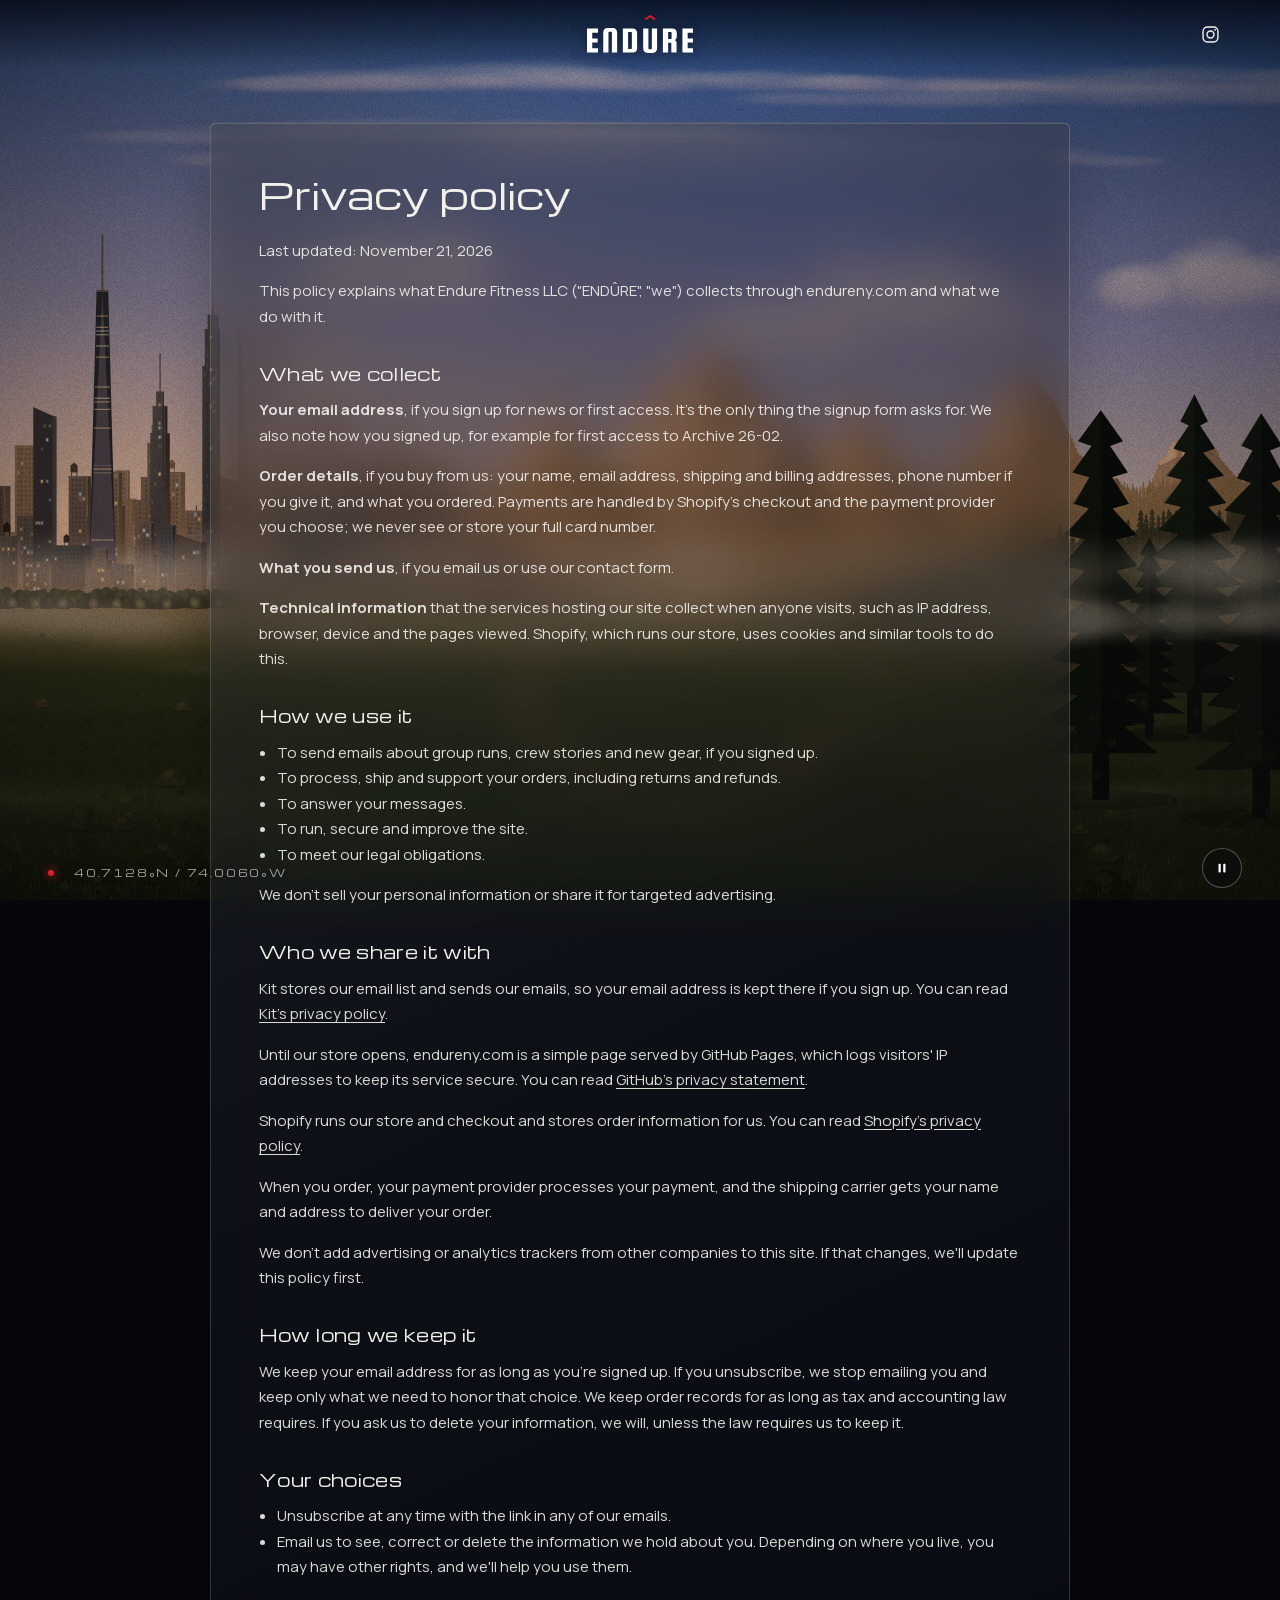
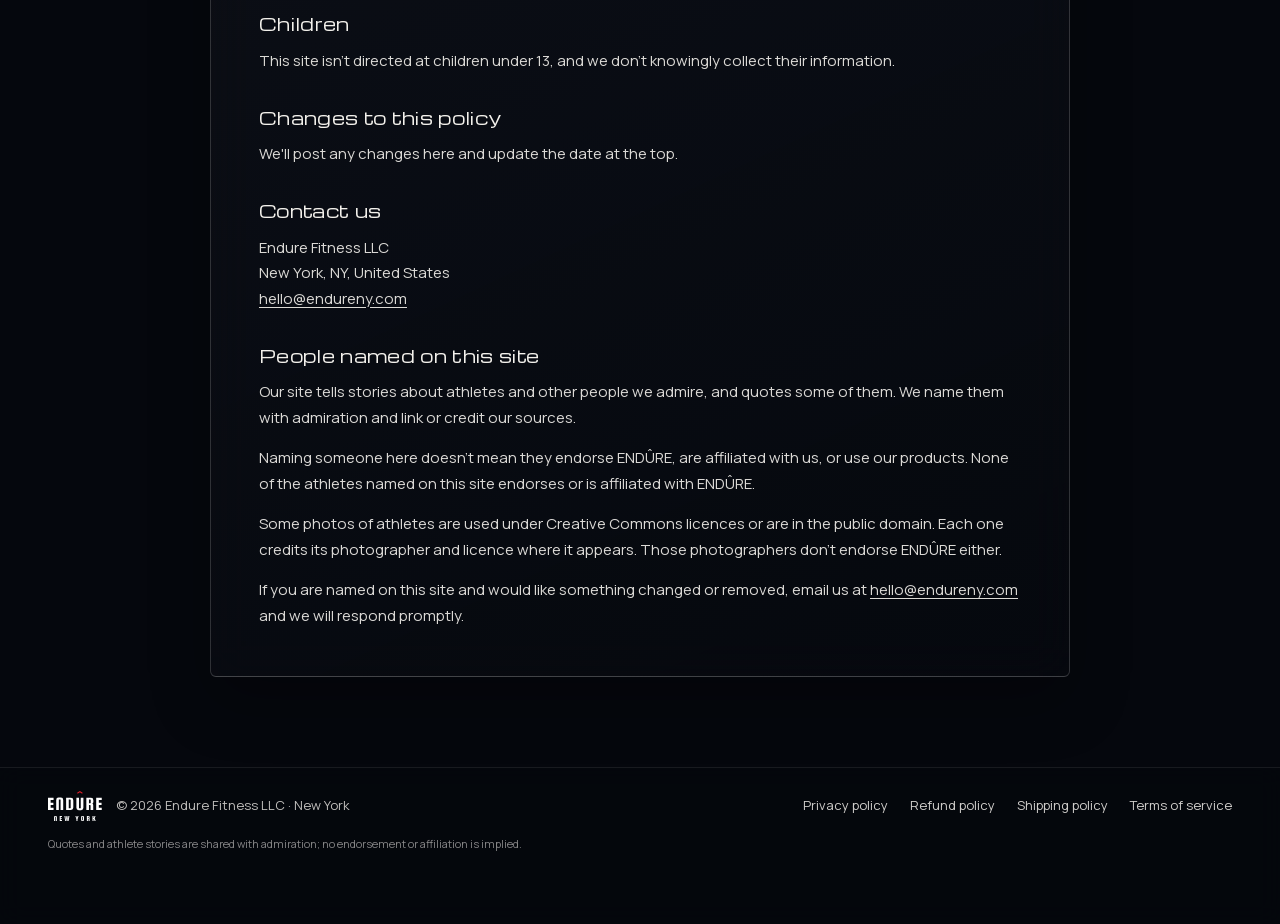
<file: policies/privacy-policy/index.html>
<!doctype html>
<html lang="en" class="no-js">
  <head>
<script src="/site/signup.js" data-kit-form="10222150" defer></script>
    <meta charset="utf-8">
    <meta name="viewport" content="width=device-width, initial-scale=1">
    <meta name="theme-color" content="#05070d"><title>Privacy policy &ndash; ENDÛRE</title><link rel="canonical" href="https://endureny.com/policies/privacy-policy">
<meta property="og:site_name" content="ENDÛRE">
<meta property="og:type" content="website">
<meta property="og:title" content="Privacy policy">
<meta property="og:url" content="https://endureny.com/policies/privacy-policy"><meta property="og:image" content="https://endureny.com/assets/endure-logo.png"><meta name="twitter:card" content="summary_large_image"><link rel="icon" type="image/svg+xml" href="/assets/favicon.svg">
  <link rel="apple-touch-icon" href="/assets/favicon-192.png">
<link rel="preload" href="/assets/barlow-condensed-600.woff2" as="font" type="font/woff2" crossorigin="anonymous">
<link rel="preload" href="/assets/manrope-var.woff2" as="font" type="font/woff2" crossorigin="anonymous">
<style>
  @font-face { font-family: 'Barlow Condensed'; src: url('/assets/barlow-condensed-600.woff2') format('woff2'); font-weight: 600; font-display: swap; }
  @font-face { font-family: 'Manrope'; src: url('/assets/manrope-var.woff2') format('woff2'); font-weight: 400 700; font-display: swap; }
  @font-face { font-family: 'Michroma'; src: url('/assets/michroma-400.woff2') format('woff2'); font-weight: 400; font-display: swap; }
  @font-face { font-family: 'Instrument Serif'; src: url('/assets/instrument-serif-italic.woff2') format('woff2'); font-style: italic; font-weight: 400; font-display: swap; }
</style>

<style>
  :root {
    --color-night: #05070d;
    --color-red: #E01E28;
    --color-violet: #8A2BE2;
    --logo-accent: #E01E28;
    --intro-delay: 5000ms;
    --quote-reveal: 3000ms;
  }
</style>
<link rel="stylesheet" href="/assets/critical.css" data-preload>
    <link rel="stylesheet" href="/assets/theme.css">
<script type="importmap">
  {
    "imports": {
      "@shopify/events": "https://cdn.shopify.com/storefront/standard-events.js",
      "@theme/cart": "/assets/cart.js",
      "@theme/lightbox": "/assets/lightbox.js"
    }
  }
</script>
<script>
  document.documentElement.classList.replace('no-js', 'js');
  window.Theme = {
    routes: {
      root: "/",
      cart_url: "/cart",
      cart_add_url: "/cart/add",
      cart_change_url: "/cart/change"
    },
    strings: {
      added: "Added to your bag.",
      error: "Something went wrong. Please try again.",
      clockSuffix: "NYC"
    }
  };
</script>
<script src="/assets/scene.js" type="module"></script><script src="/assets/theme.js" type="module"></script>

  </head><body class="template-policy"><a class="skip-link" href="#MainContent">Skip to content</a><div class="scene-layer" aria-hidden="true">
    <endure-scene
      start="dawn"
      cycle-seconds="20"
    ></endure-scene>
  </div>
  <div class="scene-clock intro-hold" data-scene-clock aria-hidden="true">
    <span class="scene-clock__dot"></span>
    <span data-scene-clock-time></span>
    <span class="scene-clock__coords">40.7128°N / 74.0060°W</span>
  </div><button
  type="button"
  class="scene-toggle intro-hold"
  data-scene-toggle
  aria-pressed="false"
  aria-label="Pause motion"
>
  <svg class="scene-toggle__pause" viewBox="0 0 16 16" aria-hidden="true" focusable="false"><rect x="4" y="3" width="2.6" height="10" rx="1"/><rect x="9.4" y="3" width="2.6" height="10" rx="1"/></svg>
  <svg class="scene-toggle__play" viewBox="0 0 16 16" aria-hidden="true" focusable="false"><path d="M5 3.2v9.6a.6.6 0 0 0 .9.5l7.6-4.8a.6.6 0 0 0 0-1L5.9 2.7a.6.6 0 0 0-.9.5z"/></svg>
</button>
<header id="shopify-section-sections--preview__header" class="shopify-section section-header intro-hold">
<div class="site-header"><span class="site-header__start"></span>
  <a href="/" class="site-header__logo"><svg xmlns="http://www.w3.org/2000/svg" viewBox="0.0 0.0 100.0 35.7" role="img" aria-hidden="true" focusable="false"><g fill="currentColor"><path d="M4.910557699052963 31.26274527939662H10.347246580147317V35.33149308718336H0.0V12.63770143513145H10.347246580147317V16.636298418646007H4.910557699052963V21.967761063332084H9.99649245878639V25.826056398302267H4.910557699052963Z"/><path d="M28.305857593826723 35.33149308718336H23.39529989477376V16.495996770101637Q23.39529989477376 16.215393473012895 23.20238512802525 16.00494100019634Q23.00947036127674 15.794488527379784 22.728867064188 15.794488527379784H20.834794808839Q20.55419151175026 15.794488527379784 20.361276745001753 16.00494100019634Q20.16836197825324 16.215393473012895 20.16836197825324 16.495996770101637V35.33149308718336H15.257804279200279V16.91690171573475Q15.257804279200279 12.286947313770526 19.60715538407576 12.286947313770526H23.95650648895124Q28.305857593826723 12.286947313770526 28.305857593826723 16.91690171573475Z"/><path d="M42.72185198176078 12.63770143513145Q47.07120308663626 12.63770143513145 47.07120308663626 17.267655837095674V30.701538685219138Q47.07120308663626 35.33149308718336 42.72185198176078 35.33149308718336H33.70747106278498V12.63770143513145ZM42.1606453875833 31.26274527939662V16.671373830782102Q42.1606453875833 16.39077053369336 41.96773062083479 16.180318060876804Q41.774815854086285 15.969865588060248 41.49421255699754 15.969865588060248H38.61802876183795V31.964253522118472H41.49421255699754Q41.774815854086285 31.964253522118472 41.96773062083479 31.753801049301916Q42.1606453875833 31.54334857648536 42.1606453875833 31.26274527939662Z"/><path d="M60.92599088039284 12.63770143513145H65.8365485794458V31.052292806580063Q65.8365485794458 35.68224720854429 61.48719747457032 35.68224720854429H57.13784636969484Q52.78849526481935 35.68224720854429 52.78849526481935 31.052292806580063V12.63770143513145H57.69905296387232V31.473197752213174Q57.69905296387232 31.753801049301916 57.89196773062083 31.96425352211847Q58.084882497369335 32.174705994935024 58.36548579445808 32.174705994935024H60.25955804980708Q60.54016134689582 32.174705994935024 60.73307611364433 31.96425352211847Q60.92599088039284 31.753801049301916 60.92599088039284 31.473197752213174Z"/><path d="M76.21887057172921 26.036508871118823V35.33149308718336H71.30831287267625V12.63770143513145H80.0420904945633Q84.39144159943879 12.63770143513145 84.39144159943879 17.267655837095674V19.89831174730262Q84.39144159943879 22.70434471819003 82.3921431076815 23.476003785184062Q84.14591371448614 24.10736120363373 84.14591371448614 26.352187580343656V35.33149308718336H79.23535601543317V26.738017113840677Q79.23535601543317 26.036508871118823 78.56892318484742 26.036508871118823ZM76.21887057172921 15.969865588060248V22.59911848178175H78.81445106980006Q79.0950543668888 22.59911848178175 79.28796913363732 22.388666008965195Q79.48088390038582 22.17821353614864 79.48088390038582 21.897610239059897V16.671373830782102Q79.48088390038582 16.39077053369336 79.28796913363732 16.180318060876804Q79.0950543668888 15.969865588060248 78.81445106980006 15.969865588060248Z"/><path d="M94.56331111890565 31.26274527939662H100.0V35.33149308718336H89.65275341985269V12.63770143513145H100.0V16.636298418646007H94.56331111890565V21.967761063332084H99.64924587863906V25.826056398302267H94.56331111890565Z"/></g><path class="logo__accent" style="fill:var(--logo-accent,#E01E28)" d="M 59.3125 0 L 64.4628 3.4335 L 63.4785 4.9101 L 59.3125 2.1327 L 55.1465 4.9101 L 54.1622 3.4335 Z"/></svg>
<span class="visually-hidden">ENDÛRE</span>
  </a>
  <nav class="site-header__nav" aria-label="Utility"><a class="icon-link" href="https://www.instagram.com/endure.ny" target="_blank" rel="noopener"><svg xmlns="http://www.w3.org/2000/svg" viewBox="0 0 24 24" fill="none" stroke="currentColor" stroke-width="1.6" aria-hidden="true" focusable="false"><rect x="3.5" y="3.5" width="17" height="17" rx="5"/><circle cx="12" cy="12" r="4"/><circle cx="17.2" cy="6.8" r="1" fill="currentColor" stroke="none"/></svg>
<span class="visually-hidden">Instagram (opens in a new window)</span>
      </a></nav>
</div>


</header>

    <main id="MainContent" tabindex="-1">
      <div class="shopify-policy__container"><div class="shopify-policy__title"><h1>Privacy policy</h1></div><div class="shopify-policy__body"><div class="rte"><p>Last updated: November 21, 2026</p>
<p>This policy explains what Endure Fitness LLC (&quot;ENDÛRE&quot;, &quot;we&quot;) collects through endureny.com and what we do with it.</p>
<h2>What we collect</h2>
<p><strong>Your email address</strong>, if you sign up for news or first access. It's the only thing the signup form asks for. We also note how you signed up, for example for first access to Archive 26-02.</p>
<p><strong>Order details</strong>, if you buy from us: your name, email address, shipping and billing addresses, phone number if you give it, and what you ordered. Payments are handled by Shopify's checkout and the payment provider you choose; we never see or store your full card number.</p>
<p><strong>What you send us</strong>, if you email us or use our contact form.</p>
<p><strong>Technical information</strong> that the services hosting our site collect when anyone visits, such as IP address, browser, device and the pages viewed. Shopify, which runs our store, uses cookies and similar tools to do this.</p>
<h2>How we use it</h2>
<ul><li>To send emails about group runs, crew stories and new gear, if you signed up.</li><li>To process, ship and support your orders, including returns and refunds.</li><li>To answer your messages.</li><li>To run, secure and improve the site.</li><li>To meet our legal obligations.</li></ul>
<p>We don't sell your personal information or share it for targeted advertising.</p>
<h2>Who we share it with</h2>
<p>Kit stores our email list and sends our emails, so your email address is kept there if you sign up. You can read <a href="https://kit.com/privacy">Kit's privacy policy</a>.</p>
<p>Until our store opens, endureny.com is a simple page served by GitHub Pages, which logs visitors' IP addresses to keep its service secure. You can read <a href="https://docs.github.com/en/site-policy/privacy-policies/github-general-privacy-statement">GitHub's privacy statement</a>.</p>
<p>Shopify runs our store and checkout and stores order information for us. You can read <a href="https://www.shopify.com/legal/privacy">Shopify's privacy policy</a>.</p>
<p>When you order, your payment provider processes your payment, and the shipping carrier gets your name and address to deliver your order.</p>
<p>We don't add advertising or analytics trackers from other companies to this site. If that changes, we'll update this policy first.</p>
<h2>How long we keep it</h2>
<p>We keep your email address for as long as you're signed up. If you unsubscribe, we stop emailing you and keep only what we need to honor that choice. We keep order records for as long as tax and accounting law requires. If you ask us to delete your information, we will, unless the law requires us to keep it.</p>
<h2>Your choices</h2>
<ul><li>Unsubscribe at any time with the link in any of our emails.</li><li>Email us to see, correct or delete the information we hold about you. Depending on where you live, you may have other rights, and we'll help you use them.</li></ul>
<h2>Children</h2>
<p>This site isn't directed at children under 13, and we don't knowingly collect their information.</p>
<h2>Changes to this policy</h2>
<p>We'll post any changes here and update the date at the top.</p>
<h2>Contact us</h2>
<p>Endure Fitness LLC<br>New York, NY, United States<br><a href="mailto:hello@endureny.com">hello@endureny.com</a></p>
<h2>People named on this site</h2>
<p>Our site tells stories about athletes and other people we admire, and quotes some of them. We name them with admiration and link or credit our sources.</p>
<p>Naming someone here doesn't mean they endorse ENDÛRE, are affiliated with us, or use our products. None of the athletes named on this site endorses or is affiliated with ENDÛRE.</p>
<p>Some photos of athletes are used under Creative Commons licences or are in the public domain. Each one credits its photographer and licence where it appears. Those photographers don't endorse ENDÛRE either.</p>
<p>If you are named on this site and would like something changed or removed, email us at <a href="mailto:hello@endureny.com">hello@endureny.com</a> and we will respond promptly.</p></div></div></div>
    </main>

    <footer id="shopify-section-sections--preview__footer" class="shopify-section section-footer intro-hold">
<div class="site-footer" data-site-footer>
  <div class="site-footer__brand">
    <span class="site-footer__mark"><svg xmlns="http://www.w3.org/2000/svg" viewBox="0.0 0.0 100.0 55.8" role="img" aria-hidden="true" focusable="false"><g fill="currentColor"><path d="M4.910557699052963 31.26274527939662H10.347246580147317V35.33149308718336H0.0V12.63770143513145H10.347246580147317V16.636298418646007H4.910557699052963V21.967761063332084H9.99649245878639V25.826056398302267H4.910557699052963Z"/><path d="M28.305857593826723 35.33149308718336H23.39529989477376V16.495996770101637Q23.39529989477376 16.215393473012895 23.20238512802525 16.00494100019634Q23.00947036127674 15.794488527379784 22.728867064188 15.794488527379784H20.834794808839Q20.55419151175026 15.794488527379784 20.361276745001753 16.00494100019634Q20.16836197825324 16.215393473012895 20.16836197825324 16.495996770101637V35.33149308718336H15.257804279200279V16.91690171573475Q15.257804279200279 12.286947313770526 19.60715538407576 12.286947313770526H23.95650648895124Q28.305857593826723 12.286947313770526 28.305857593826723 16.91690171573475Z"/><path d="M42.72185198176078 12.63770143513145Q47.07120308663626 12.63770143513145 47.07120308663626 17.267655837095674V30.701538685219138Q47.07120308663626 35.33149308718336 42.72185198176078 35.33149308718336H33.70747106278498V12.63770143513145ZM42.1606453875833 31.26274527939662V16.671373830782102Q42.1606453875833 16.39077053369336 41.96773062083479 16.180318060876804Q41.774815854086285 15.969865588060248 41.49421255699754 15.969865588060248H38.61802876183795V31.964253522118472H41.49421255699754Q41.774815854086285 31.964253522118472 41.96773062083479 31.753801049301916Q42.1606453875833 31.54334857648536 42.1606453875833 31.26274527939662Z"/><path d="M60.92599088039284 12.63770143513145H65.8365485794458V31.052292806580063Q65.8365485794458 35.68224720854429 61.48719747457032 35.68224720854429H57.13784636969484Q52.78849526481935 35.68224720854429 52.78849526481935 31.052292806580063V12.63770143513145H57.69905296387232V31.473197752213174Q57.69905296387232 31.753801049301916 57.89196773062083 31.96425352211847Q58.084882497369335 32.174705994935024 58.36548579445808 32.174705994935024H60.25955804980708Q60.54016134689582 32.174705994935024 60.73307611364433 31.96425352211847Q60.92599088039284 31.753801049301916 60.92599088039284 31.473197752213174Z"/><path d="M76.21887057172921 26.036508871118823V35.33149308718336H71.30831287267625V12.63770143513145H80.0420904945633Q84.39144159943879 12.63770143513145 84.39144159943879 17.267655837095674V19.89831174730262Q84.39144159943879 22.70434471819003 82.3921431076815 23.476003785184062Q84.14591371448614 24.10736120363373 84.14591371448614 26.352187580343656V35.33149308718336H79.23535601543317V26.738017113840677Q79.23535601543317 26.036508871118823 78.56892318484742 26.036508871118823ZM76.21887057172921 15.969865588060248V22.59911848178175H78.81445106980006Q79.0950543668888 22.59911848178175 79.28796913363732 22.388666008965195Q79.48088390038582 22.17821353614864 79.48088390038582 21.897610239059897V16.671373830782102Q79.48088390038582 16.39077053369336 79.28796913363732 16.180318060876804Q79.0950543668888 15.969865588060248 78.81445106980006 15.969865588060248Z"/><path d="M94.56331111890565 31.26274527939662H100.0V35.33149308718336H89.65275341985269V12.63770143513145H100.0V16.636298418646007H94.56331111890565V21.967761063332084H99.64924587863906V25.826056398302267H94.56331111890565Z"/><path d="M16.517011574886006 55.64925736145412H14.552788495264817V48.11505883462143Q14.552788495264817 48.002817515785935 14.475622588565415 47.91863652665931Q14.39845668186601 47.83445553753269 14.286215363030514 47.83445553753269H13.528586460890914Q13.416345142055418 47.83445553753269 13.339179235356013 47.91863652665931Q13.26201332865661 48.002817515785935 13.26201332865661 48.11505883462143V55.64925736145412H11.297790249035424V48.283420812874674Q11.297790249035424 46.43143905208898 13.037530690985617 46.43143905208898H14.77727113293581Q16.517011574886006 46.43143905208898 16.517011574886006 48.283420812874674Z"/><path d="M23.72851631006664 54.02175823833942H25.903191862504382V55.64925736145412H21.764293230445453V46.571740700633356H25.903191862504382V48.17117949403918H23.72851631006664V50.30376455191361H25.762890213960013V51.84708268590168H23.72851631006664Z"/><path d="M34.32129077516661 46.571740700633356H36.0610312171168L37.11329358119958 53.404430984744195L37.89898281304805 46.571740700633356H39.80708523325149L38.3339179235356 55.64925736145412H36.10312171168011L35.191160996141704 50.079281914242614L34.2792002806033 55.64925736145412H32.04840406874781L30.575236759031917 46.571740700633356H32.48333917923536L33.26902841108383 53.404430984744195Z"/><path d="M56.839705366538055 46.571740700633356 54.8895124517713 52.33813845580698V55.64925736145412H52.92528937215012V52.33813845580698L50.97509645738337 46.571740700633356H52.827078218169056L53.907400911960714 50.35988521133135L54.987723605752365 46.571740700633356Z"/><path d="M66.95545422658715 48.283420812874674V53.9375772492128Q66.95545422658715 55.78955900999849 65.21571378463696 55.78955900999849H63.34970185899684Q61.60996141704664 55.78955900999849 61.60996141704664 53.9375772492128V48.283420812874674Q61.60996141704664 46.43143905208898 63.34970185899684 46.43143905208898H65.21571378463696Q66.95545422658715 46.43143905208898 66.95545422658715 48.283420812874674ZM64.99123114696597 54.162059886883796V48.044908010349246Q64.99123114696597 47.932666691513745 64.91406524026657 47.84848570238712Q64.83689933356716 47.7643047132605 64.72465801473166 47.7643047132605H63.84075762890213Q63.72851631006664 47.7643047132605 63.65135040336723 47.84848570238712Q63.574184496667826 47.932666691513745 63.574184496667826 48.044908010349246V54.162059886883796Q63.574184496667826 54.27430120571929 63.65135040336723 54.35848219484591Q63.72851631006664 54.442663183972535 63.84075762890213 54.442663183972535H64.72465801473166Q64.83689933356716 54.442663183972535 64.91406524026657 54.35848219484591Q64.99123114696597 54.27430120571929 64.99123114696597 54.162059886883796Z"/><path d="M74.29323044545772 51.931263675028305V55.64925736145412H72.32900736583655V46.571740700633356H75.82251841459136Q77.56225885654156 46.571740700633356 77.56225885654156 48.42372246141905V49.47598482550182Q77.56225885654156 50.59839801385679 76.76253945983865 50.9070616406544Q77.46404770256049 51.159604608034265 77.46404770256049 52.05753515871824V55.64925736145412H75.49982462293931V52.21186697211704Q75.49982462293931 51.931263675028305 75.233251490705 51.931263675028305ZM74.29323044545772 47.90460636180487V50.556307519293476H75.33146264468607Q75.44370396352156 50.556307519293476 75.52086987022096 50.472126530166854Q75.59803577692037 50.38794554104023 75.59803577692037 50.27570422220473V48.18520965889361Q75.59803577692037 48.07296834005812 75.52086987022096 47.988787350931496Q75.44370396352156 47.90460636180487 75.33146264468607 47.90460636180487Z"/><path d="M88.4075762890214 46.571740700633356 86.86425815503333 50.73869966240115 88.70220975096458 55.64925736145412H86.69589617678008L85.34900035075412 52.05753515871824H84.71764293230446V55.64925736145412H82.75341985268328V46.571740700633356H84.71764293230446V50.37391537618579H85.19466853735531L86.61171518765346 46.571740700633356Z"/></g><path class="logo__accent" style="fill:var(--logo-accent,#E01E28)" d="M 59.3125 0 L 64.4628 3.4335 L 63.4785 4.9101 L 59.3125 2.1327 L 55.1465 4.9101 L 54.1622 3.4335 Z"/></svg>
</span>
    <span>© 2026 Endure Fitness LLC · New York</span>
  </div><p class="site-footer__note">Quotes and athlete stories are shared with admiration; no endorsement or affiliation is implied.</p><nav aria-label="Footer">
    <ul role="list" class="site-footer__links"><li><a href="/policies/privacy-policy">Privacy policy</a></li><li><a href="/policies/refund-policy">Refund policy</a></li><li><a href="/policies/shipping-policy">Shipping policy</a></li><li><a href="/policies/terms-of-service">Terms of service</a></li></ul>
  </nav>
</div>


</footer></body>
</html>
</file>
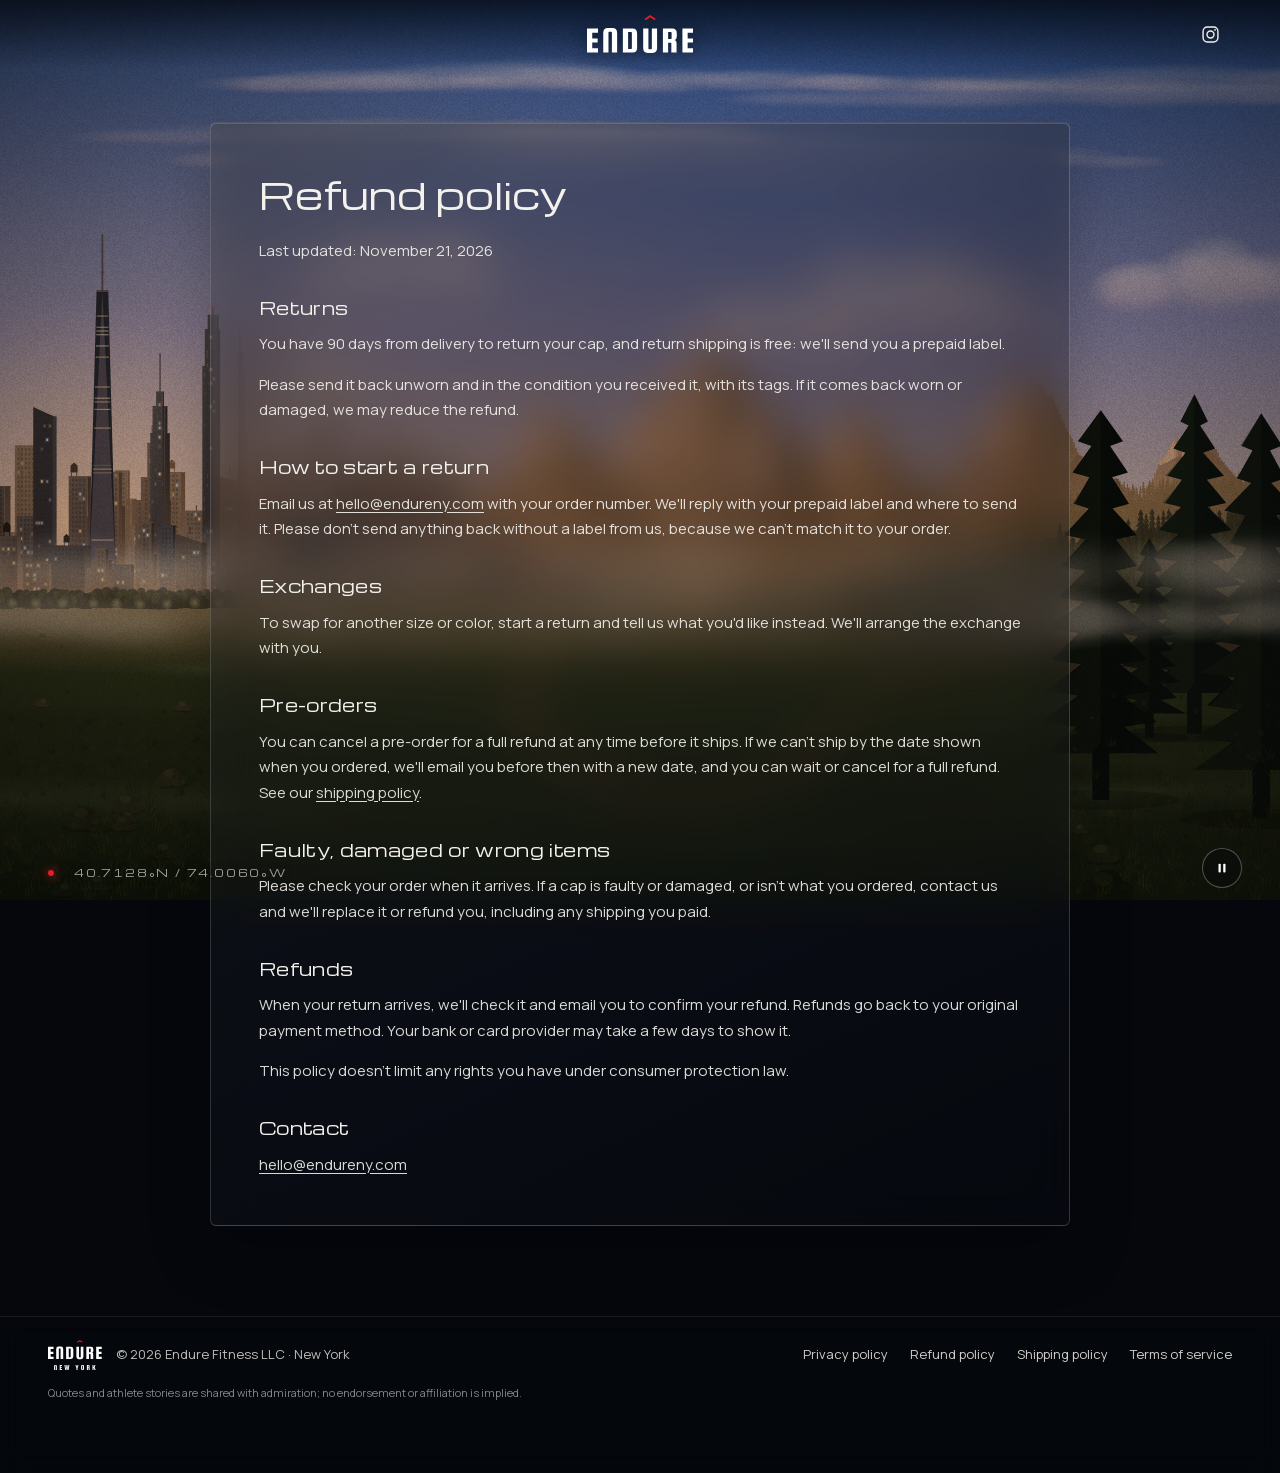
<file: policies/refund-policy/index.html>
<!doctype html>
<html lang="en" class="no-js">
  <head>
<script src="/site/signup.js" data-kit-form="10222150" defer></script>
    <meta charset="utf-8">
    <meta name="viewport" content="width=device-width, initial-scale=1">
    <meta name="theme-color" content="#05070d"><title>Refund policy &ndash; ENDÛRE</title><link rel="canonical" href="https://endureny.com/policies/refund-policy">
<meta property="og:site_name" content="ENDÛRE">
<meta property="og:type" content="website">
<meta property="og:title" content="Refund policy">
<meta property="og:url" content="https://endureny.com/policies/refund-policy"><meta property="og:image" content="https://endureny.com/assets/endure-logo.png"><meta name="twitter:card" content="summary_large_image"><link rel="icon" type="image/svg+xml" href="/assets/favicon.svg">
  <link rel="apple-touch-icon" href="/assets/favicon-192.png">
<link rel="preload" href="/assets/barlow-condensed-600.woff2" as="font" type="font/woff2" crossorigin="anonymous">
<link rel="preload" href="/assets/manrope-var.woff2" as="font" type="font/woff2" crossorigin="anonymous">
<style>
  @font-face { font-family: 'Barlow Condensed'; src: url('/assets/barlow-condensed-600.woff2') format('woff2'); font-weight: 600; font-display: swap; }
  @font-face { font-family: 'Manrope'; src: url('/assets/manrope-var.woff2') format('woff2'); font-weight: 400 700; font-display: swap; }
  @font-face { font-family: 'Michroma'; src: url('/assets/michroma-400.woff2') format('woff2'); font-weight: 400; font-display: swap; }
  @font-face { font-family: 'Instrument Serif'; src: url('/assets/instrument-serif-italic.woff2') format('woff2'); font-style: italic; font-weight: 400; font-display: swap; }
</style>

<style>
  :root {
    --color-night: #05070d;
    --color-red: #E01E28;
    --color-violet: #8A2BE2;
    --logo-accent: #E01E28;
    --intro-delay: 5000ms;
    --quote-reveal: 3000ms;
  }
</style>
<link rel="stylesheet" href="/assets/critical.css" data-preload>
    <link rel="stylesheet" href="/assets/theme.css">
<script type="importmap">
  {
    "imports": {
      "@shopify/events": "https://cdn.shopify.com/storefront/standard-events.js",
      "@theme/cart": "/assets/cart.js",
      "@theme/lightbox": "/assets/lightbox.js"
    }
  }
</script>
<script>
  document.documentElement.classList.replace('no-js', 'js');
  window.Theme = {
    routes: {
      root: "/",
      cart_url: "/cart",
      cart_add_url: "/cart/add",
      cart_change_url: "/cart/change"
    },
    strings: {
      added: "Added to your bag.",
      error: "Something went wrong. Please try again.",
      clockSuffix: "NYC"
    }
  };
</script>
<script src="/assets/scene.js" type="module"></script><script src="/assets/theme.js" type="module"></script>

  </head><body class="template-policy"><a class="skip-link" href="#MainContent">Skip to content</a><div class="scene-layer" aria-hidden="true">
    <endure-scene
      start="dawn"
      cycle-seconds="20"
    ></endure-scene>
  </div>
  <div class="scene-clock intro-hold" data-scene-clock aria-hidden="true">
    <span class="scene-clock__dot"></span>
    <span data-scene-clock-time></span>
    <span class="scene-clock__coords">40.7128°N / 74.0060°W</span>
  </div><button
  type="button"
  class="scene-toggle intro-hold"
  data-scene-toggle
  aria-pressed="false"
  aria-label="Pause motion"
>
  <svg class="scene-toggle__pause" viewBox="0 0 16 16" aria-hidden="true" focusable="false"><rect x="4" y="3" width="2.6" height="10" rx="1"/><rect x="9.4" y="3" width="2.6" height="10" rx="1"/></svg>
  <svg class="scene-toggle__play" viewBox="0 0 16 16" aria-hidden="true" focusable="false"><path d="M5 3.2v9.6a.6.6 0 0 0 .9.5l7.6-4.8a.6.6 0 0 0 0-1L5.9 2.7a.6.6 0 0 0-.9.5z"/></svg>
</button>
<header id="shopify-section-sections--preview__header" class="shopify-section section-header intro-hold">
<div class="site-header"><span class="site-header__start"></span>
  <a href="/" class="site-header__logo"><svg xmlns="http://www.w3.org/2000/svg" viewBox="0.0 0.0 100.0 35.7" role="img" aria-hidden="true" focusable="false"><g fill="currentColor"><path d="M4.910557699052963 31.26274527939662H10.347246580147317V35.33149308718336H0.0V12.63770143513145H10.347246580147317V16.636298418646007H4.910557699052963V21.967761063332084H9.99649245878639V25.826056398302267H4.910557699052963Z"/><path d="M28.305857593826723 35.33149308718336H23.39529989477376V16.495996770101637Q23.39529989477376 16.215393473012895 23.20238512802525 16.00494100019634Q23.00947036127674 15.794488527379784 22.728867064188 15.794488527379784H20.834794808839Q20.55419151175026 15.794488527379784 20.361276745001753 16.00494100019634Q20.16836197825324 16.215393473012895 20.16836197825324 16.495996770101637V35.33149308718336H15.257804279200279V16.91690171573475Q15.257804279200279 12.286947313770526 19.60715538407576 12.286947313770526H23.95650648895124Q28.305857593826723 12.286947313770526 28.305857593826723 16.91690171573475Z"/><path d="M42.72185198176078 12.63770143513145Q47.07120308663626 12.63770143513145 47.07120308663626 17.267655837095674V30.701538685219138Q47.07120308663626 35.33149308718336 42.72185198176078 35.33149308718336H33.70747106278498V12.63770143513145ZM42.1606453875833 31.26274527939662V16.671373830782102Q42.1606453875833 16.39077053369336 41.96773062083479 16.180318060876804Q41.774815854086285 15.969865588060248 41.49421255699754 15.969865588060248H38.61802876183795V31.964253522118472H41.49421255699754Q41.774815854086285 31.964253522118472 41.96773062083479 31.753801049301916Q42.1606453875833 31.54334857648536 42.1606453875833 31.26274527939662Z"/><path d="M60.92599088039284 12.63770143513145H65.8365485794458V31.052292806580063Q65.8365485794458 35.68224720854429 61.48719747457032 35.68224720854429H57.13784636969484Q52.78849526481935 35.68224720854429 52.78849526481935 31.052292806580063V12.63770143513145H57.69905296387232V31.473197752213174Q57.69905296387232 31.753801049301916 57.89196773062083 31.96425352211847Q58.084882497369335 32.174705994935024 58.36548579445808 32.174705994935024H60.25955804980708Q60.54016134689582 32.174705994935024 60.73307611364433 31.96425352211847Q60.92599088039284 31.753801049301916 60.92599088039284 31.473197752213174Z"/><path d="M76.21887057172921 26.036508871118823V35.33149308718336H71.30831287267625V12.63770143513145H80.0420904945633Q84.39144159943879 12.63770143513145 84.39144159943879 17.267655837095674V19.89831174730262Q84.39144159943879 22.70434471819003 82.3921431076815 23.476003785184062Q84.14591371448614 24.10736120363373 84.14591371448614 26.352187580343656V35.33149308718336H79.23535601543317V26.738017113840677Q79.23535601543317 26.036508871118823 78.56892318484742 26.036508871118823ZM76.21887057172921 15.969865588060248V22.59911848178175H78.81445106980006Q79.0950543668888 22.59911848178175 79.28796913363732 22.388666008965195Q79.48088390038582 22.17821353614864 79.48088390038582 21.897610239059897V16.671373830782102Q79.48088390038582 16.39077053369336 79.28796913363732 16.180318060876804Q79.0950543668888 15.969865588060248 78.81445106980006 15.969865588060248Z"/><path d="M94.56331111890565 31.26274527939662H100.0V35.33149308718336H89.65275341985269V12.63770143513145H100.0V16.636298418646007H94.56331111890565V21.967761063332084H99.64924587863906V25.826056398302267H94.56331111890565Z"/></g><path class="logo__accent" style="fill:var(--logo-accent,#E01E28)" d="M 59.3125 0 L 64.4628 3.4335 L 63.4785 4.9101 L 59.3125 2.1327 L 55.1465 4.9101 L 54.1622 3.4335 Z"/></svg>
<span class="visually-hidden">ENDÛRE</span>
  </a>
  <nav class="site-header__nav" aria-label="Utility"><a class="icon-link" href="https://www.instagram.com/endure.ny" target="_blank" rel="noopener"><svg xmlns="http://www.w3.org/2000/svg" viewBox="0 0 24 24" fill="none" stroke="currentColor" stroke-width="1.6" aria-hidden="true" focusable="false"><rect x="3.5" y="3.5" width="17" height="17" rx="5"/><circle cx="12" cy="12" r="4"/><circle cx="17.2" cy="6.8" r="1" fill="currentColor" stroke="none"/></svg>
<span class="visually-hidden">Instagram (opens in a new window)</span>
      </a></nav>
</div>


</header>

    <main id="MainContent" tabindex="-1">
      <div class="shopify-policy__container"><div class="shopify-policy__title"><h1>Refund policy</h1></div><div class="shopify-policy__body"><div class="rte"><p>Last updated: November 21, 2026</p>
<h2>Returns</h2>
<p>You have 90 days from delivery to return your cap, and return shipping is free: we'll send you a prepaid label.</p>
<p>Please send it back unworn and in the condition you received it, with its tags. If it comes back worn or damaged, we may reduce the refund.</p>
<h2>How to start a return</h2>
<p>Email us at <a href="mailto:hello@endureny.com">hello@endureny.com</a> with your order number. We'll reply with your prepaid label and where to send it. Please don't send anything back without a label from us, because we can't match it to your order.</p>
<h2>Exchanges</h2>
<p>To swap for another size or color, start a return and tell us what you'd like instead. We'll arrange the exchange with you.</p>
<h2>Pre-orders</h2>
<p>You can cancel a pre-order for a full refund at any time before it ships. If we can't ship by the date shown when you ordered, we'll email you before then with a new date, and you can wait or cancel for a full refund. See our <a href="/policies/shipping-policy">shipping policy</a>.</p>
<h2>Faulty, damaged or wrong items</h2>
<p>Please check your order when it arrives. If a cap is faulty or damaged, or isn't what you ordered, contact us and we'll replace it or refund you, including any shipping you paid.</p>
<h2>Refunds</h2>
<p>When your return arrives, we'll check it and email you to confirm your refund. Refunds go back to your original payment method. Your bank or card provider may take a few days to show it.</p>
<p>This policy doesn't limit any rights you have under consumer protection law.</p>
<h2>Contact</h2>
<p><a href="mailto:hello@endureny.com">hello@endureny.com</a></p></div></div></div>
    </main>

    <footer id="shopify-section-sections--preview__footer" class="shopify-section section-footer intro-hold">
<div class="site-footer" data-site-footer>
  <div class="site-footer__brand">
    <span class="site-footer__mark"><svg xmlns="http://www.w3.org/2000/svg" viewBox="0.0 0.0 100.0 55.8" role="img" aria-hidden="true" focusable="false"><g fill="currentColor"><path d="M4.910557699052963 31.26274527939662H10.347246580147317V35.33149308718336H0.0V12.63770143513145H10.347246580147317V16.636298418646007H4.910557699052963V21.967761063332084H9.99649245878639V25.826056398302267H4.910557699052963Z"/><path d="M28.305857593826723 35.33149308718336H23.39529989477376V16.495996770101637Q23.39529989477376 16.215393473012895 23.20238512802525 16.00494100019634Q23.00947036127674 15.794488527379784 22.728867064188 15.794488527379784H20.834794808839Q20.55419151175026 15.794488527379784 20.361276745001753 16.00494100019634Q20.16836197825324 16.215393473012895 20.16836197825324 16.495996770101637V35.33149308718336H15.257804279200279V16.91690171573475Q15.257804279200279 12.286947313770526 19.60715538407576 12.286947313770526H23.95650648895124Q28.305857593826723 12.286947313770526 28.305857593826723 16.91690171573475Z"/><path d="M42.72185198176078 12.63770143513145Q47.07120308663626 12.63770143513145 47.07120308663626 17.267655837095674V30.701538685219138Q47.07120308663626 35.33149308718336 42.72185198176078 35.33149308718336H33.70747106278498V12.63770143513145ZM42.1606453875833 31.26274527939662V16.671373830782102Q42.1606453875833 16.39077053369336 41.96773062083479 16.180318060876804Q41.774815854086285 15.969865588060248 41.49421255699754 15.969865588060248H38.61802876183795V31.964253522118472H41.49421255699754Q41.774815854086285 31.964253522118472 41.96773062083479 31.753801049301916Q42.1606453875833 31.54334857648536 42.1606453875833 31.26274527939662Z"/><path d="M60.92599088039284 12.63770143513145H65.8365485794458V31.052292806580063Q65.8365485794458 35.68224720854429 61.48719747457032 35.68224720854429H57.13784636969484Q52.78849526481935 35.68224720854429 52.78849526481935 31.052292806580063V12.63770143513145H57.69905296387232V31.473197752213174Q57.69905296387232 31.753801049301916 57.89196773062083 31.96425352211847Q58.084882497369335 32.174705994935024 58.36548579445808 32.174705994935024H60.25955804980708Q60.54016134689582 32.174705994935024 60.73307611364433 31.96425352211847Q60.92599088039284 31.753801049301916 60.92599088039284 31.473197752213174Z"/><path d="M76.21887057172921 26.036508871118823V35.33149308718336H71.30831287267625V12.63770143513145H80.0420904945633Q84.39144159943879 12.63770143513145 84.39144159943879 17.267655837095674V19.89831174730262Q84.39144159943879 22.70434471819003 82.3921431076815 23.476003785184062Q84.14591371448614 24.10736120363373 84.14591371448614 26.352187580343656V35.33149308718336H79.23535601543317V26.738017113840677Q79.23535601543317 26.036508871118823 78.56892318484742 26.036508871118823ZM76.21887057172921 15.969865588060248V22.59911848178175H78.81445106980006Q79.0950543668888 22.59911848178175 79.28796913363732 22.388666008965195Q79.48088390038582 22.17821353614864 79.48088390038582 21.897610239059897V16.671373830782102Q79.48088390038582 16.39077053369336 79.28796913363732 16.180318060876804Q79.0950543668888 15.969865588060248 78.81445106980006 15.969865588060248Z"/><path d="M94.56331111890565 31.26274527939662H100.0V35.33149308718336H89.65275341985269V12.63770143513145H100.0V16.636298418646007H94.56331111890565V21.967761063332084H99.64924587863906V25.826056398302267H94.56331111890565Z"/><path d="M16.517011574886006 55.64925736145412H14.552788495264817V48.11505883462143Q14.552788495264817 48.002817515785935 14.475622588565415 47.91863652665931Q14.39845668186601 47.83445553753269 14.286215363030514 47.83445553753269H13.528586460890914Q13.416345142055418 47.83445553753269 13.339179235356013 47.91863652665931Q13.26201332865661 48.002817515785935 13.26201332865661 48.11505883462143V55.64925736145412H11.297790249035424V48.283420812874674Q11.297790249035424 46.43143905208898 13.037530690985617 46.43143905208898H14.77727113293581Q16.517011574886006 46.43143905208898 16.517011574886006 48.283420812874674Z"/><path d="M23.72851631006664 54.02175823833942H25.903191862504382V55.64925736145412H21.764293230445453V46.571740700633356H25.903191862504382V48.17117949403918H23.72851631006664V50.30376455191361H25.762890213960013V51.84708268590168H23.72851631006664Z"/><path d="M34.32129077516661 46.571740700633356H36.0610312171168L37.11329358119958 53.404430984744195L37.89898281304805 46.571740700633356H39.80708523325149L38.3339179235356 55.64925736145412H36.10312171168011L35.191160996141704 50.079281914242614L34.2792002806033 55.64925736145412H32.04840406874781L30.575236759031917 46.571740700633356H32.48333917923536L33.26902841108383 53.404430984744195Z"/><path d="M56.839705366538055 46.571740700633356 54.8895124517713 52.33813845580698V55.64925736145412H52.92528937215012V52.33813845580698L50.97509645738337 46.571740700633356H52.827078218169056L53.907400911960714 50.35988521133135L54.987723605752365 46.571740700633356Z"/><path d="M66.95545422658715 48.283420812874674V53.9375772492128Q66.95545422658715 55.78955900999849 65.21571378463696 55.78955900999849H63.34970185899684Q61.60996141704664 55.78955900999849 61.60996141704664 53.9375772492128V48.283420812874674Q61.60996141704664 46.43143905208898 63.34970185899684 46.43143905208898H65.21571378463696Q66.95545422658715 46.43143905208898 66.95545422658715 48.283420812874674ZM64.99123114696597 54.162059886883796V48.044908010349246Q64.99123114696597 47.932666691513745 64.91406524026657 47.84848570238712Q64.83689933356716 47.7643047132605 64.72465801473166 47.7643047132605H63.84075762890213Q63.72851631006664 47.7643047132605 63.65135040336723 47.84848570238712Q63.574184496667826 47.932666691513745 63.574184496667826 48.044908010349246V54.162059886883796Q63.574184496667826 54.27430120571929 63.65135040336723 54.35848219484591Q63.72851631006664 54.442663183972535 63.84075762890213 54.442663183972535H64.72465801473166Q64.83689933356716 54.442663183972535 64.91406524026657 54.35848219484591Q64.99123114696597 54.27430120571929 64.99123114696597 54.162059886883796Z"/><path d="M74.29323044545772 51.931263675028305V55.64925736145412H72.32900736583655V46.571740700633356H75.82251841459136Q77.56225885654156 46.571740700633356 77.56225885654156 48.42372246141905V49.47598482550182Q77.56225885654156 50.59839801385679 76.76253945983865 50.9070616406544Q77.46404770256049 51.159604608034265 77.46404770256049 52.05753515871824V55.64925736145412H75.49982462293931V52.21186697211704Q75.49982462293931 51.931263675028305 75.233251490705 51.931263675028305ZM74.29323044545772 47.90460636180487V50.556307519293476H75.33146264468607Q75.44370396352156 50.556307519293476 75.52086987022096 50.472126530166854Q75.59803577692037 50.38794554104023 75.59803577692037 50.27570422220473V48.18520965889361Q75.59803577692037 48.07296834005812 75.52086987022096 47.988787350931496Q75.44370396352156 47.90460636180487 75.33146264468607 47.90460636180487Z"/><path d="M88.4075762890214 46.571740700633356 86.86425815503333 50.73869966240115 88.70220975096458 55.64925736145412H86.69589617678008L85.34900035075412 52.05753515871824H84.71764293230446V55.64925736145412H82.75341985268328V46.571740700633356H84.71764293230446V50.37391537618579H85.19466853735531L86.61171518765346 46.571740700633356Z"/></g><path class="logo__accent" style="fill:var(--logo-accent,#E01E28)" d="M 59.3125 0 L 64.4628 3.4335 L 63.4785 4.9101 L 59.3125 2.1327 L 55.1465 4.9101 L 54.1622 3.4335 Z"/></svg>
</span>
    <span>© 2026 Endure Fitness LLC · New York</span>
  </div><p class="site-footer__note">Quotes and athlete stories are shared with admiration; no endorsement or affiliation is implied.</p><nav aria-label="Footer">
    <ul role="list" class="site-footer__links"><li><a href="/policies/privacy-policy">Privacy policy</a></li><li><a href="/policies/refund-policy">Refund policy</a></li><li><a href="/policies/shipping-policy">Shipping policy</a></li><li><a href="/policies/terms-of-service">Terms of service</a></li></ul>
  </nav>
</div>


</footer></body>
</html>
</file>
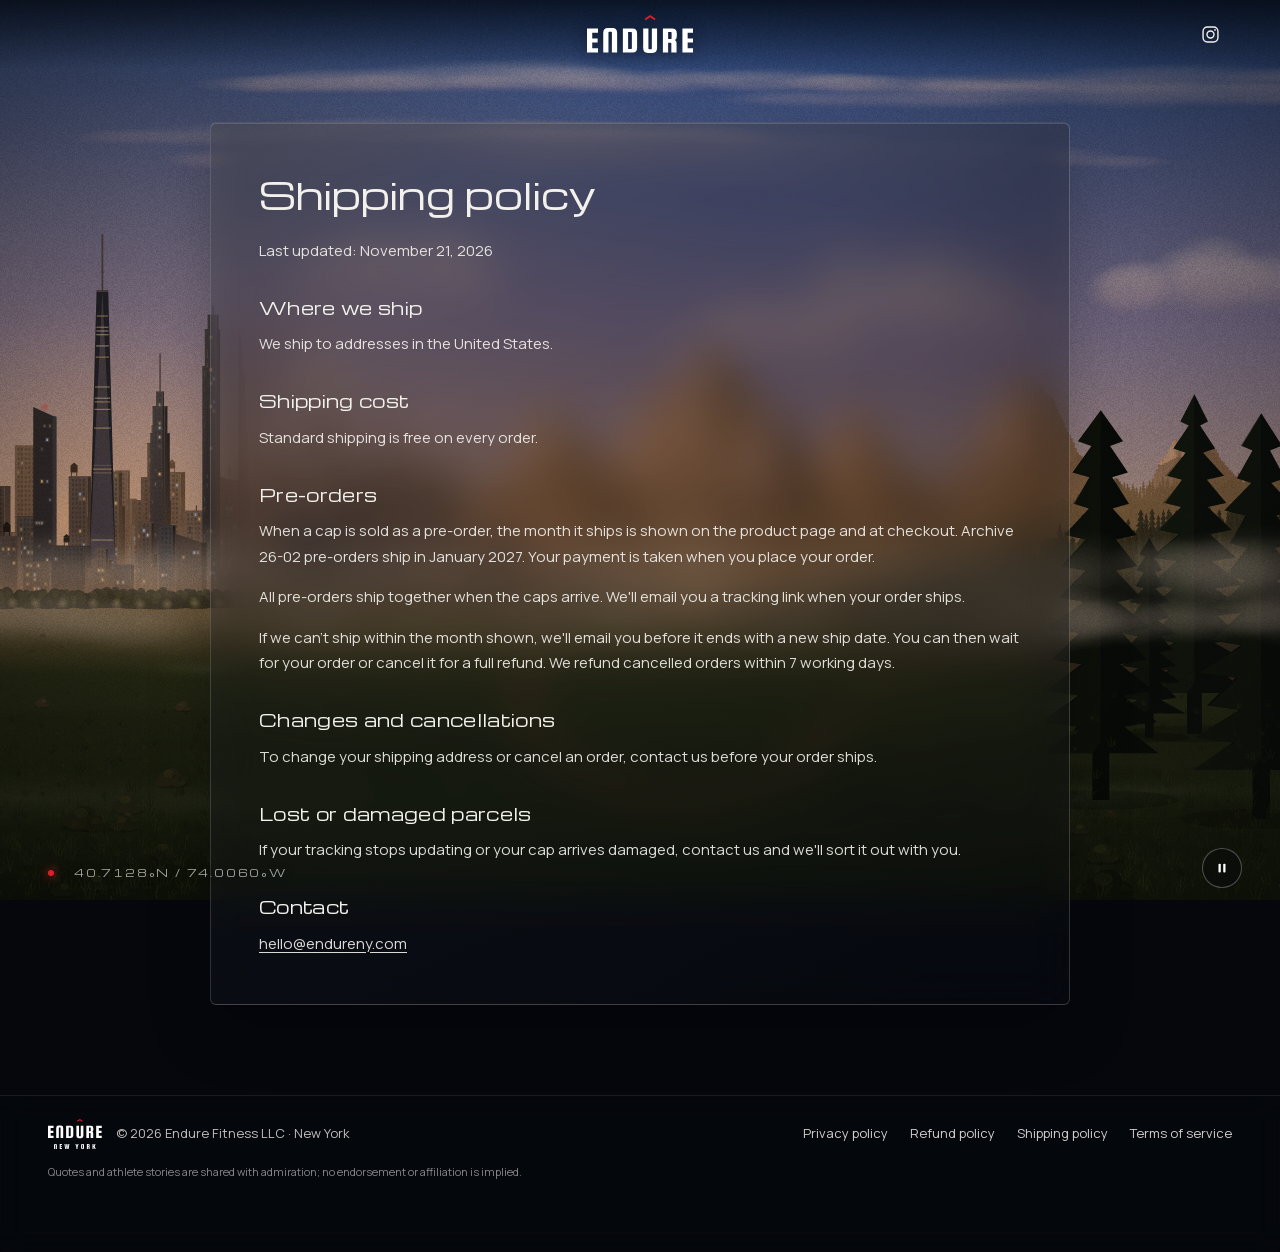
<file: policies/shipping-policy/index.html>
<!doctype html>
<html lang="en" class="no-js">
  <head>
<script src="/site/signup.js" data-kit-form="10222150" defer></script>
    <meta charset="utf-8">
    <meta name="viewport" content="width=device-width, initial-scale=1">
    <meta name="theme-color" content="#05070d"><title>Shipping policy &ndash; ENDÛRE</title><link rel="canonical" href="https://endureny.com/policies/shipping-policy">
<meta property="og:site_name" content="ENDÛRE">
<meta property="og:type" content="website">
<meta property="og:title" content="Shipping policy">
<meta property="og:url" content="https://endureny.com/policies/shipping-policy"><meta property="og:image" content="https://endureny.com/assets/endure-logo.png"><meta name="twitter:card" content="summary_large_image"><link rel="icon" type="image/svg+xml" href="/assets/favicon.svg">
  <link rel="apple-touch-icon" href="/assets/favicon-192.png">
<link rel="preload" href="/assets/barlow-condensed-600.woff2" as="font" type="font/woff2" crossorigin="anonymous">
<link rel="preload" href="/assets/manrope-var.woff2" as="font" type="font/woff2" crossorigin="anonymous">
<style>
  @font-face { font-family: 'Barlow Condensed'; src: url('/assets/barlow-condensed-600.woff2') format('woff2'); font-weight: 600; font-display: swap; }
  @font-face { font-family: 'Manrope'; src: url('/assets/manrope-var.woff2') format('woff2'); font-weight: 400 700; font-display: swap; }
  @font-face { font-family: 'Michroma'; src: url('/assets/michroma-400.woff2') format('woff2'); font-weight: 400; font-display: swap; }
  @font-face { font-family: 'Instrument Serif'; src: url('/assets/instrument-serif-italic.woff2') format('woff2'); font-style: italic; font-weight: 400; font-display: swap; }
</style>

<style>
  :root {
    --color-night: #05070d;
    --color-red: #E01E28;
    --color-violet: #8A2BE2;
    --logo-accent: #E01E28;
    --intro-delay: 5000ms;
    --quote-reveal: 3000ms;
  }
</style>
<link rel="stylesheet" href="/assets/critical.css" data-preload>
    <link rel="stylesheet" href="/assets/theme.css">
<script type="importmap">
  {
    "imports": {
      "@shopify/events": "https://cdn.shopify.com/storefront/standard-events.js",
      "@theme/cart": "/assets/cart.js",
      "@theme/lightbox": "/assets/lightbox.js"
    }
  }
</script>
<script>
  document.documentElement.classList.replace('no-js', 'js');
  window.Theme = {
    routes: {
      root: "/",
      cart_url: "/cart",
      cart_add_url: "/cart/add",
      cart_change_url: "/cart/change"
    },
    strings: {
      added: "Added to your bag.",
      error: "Something went wrong. Please try again.",
      clockSuffix: "NYC"
    }
  };
</script>
<script src="/assets/scene.js" type="module"></script><script src="/assets/theme.js" type="module"></script>

  </head><body class="template-policy"><a class="skip-link" href="#MainContent">Skip to content</a><div class="scene-layer" aria-hidden="true">
    <endure-scene
      start="dawn"
      cycle-seconds="20"
    ></endure-scene>
  </div>
  <div class="scene-clock intro-hold" data-scene-clock aria-hidden="true">
    <span class="scene-clock__dot"></span>
    <span data-scene-clock-time></span>
    <span class="scene-clock__coords">40.7128°N / 74.0060°W</span>
  </div><button
  type="button"
  class="scene-toggle intro-hold"
  data-scene-toggle
  aria-pressed="false"
  aria-label="Pause motion"
>
  <svg class="scene-toggle__pause" viewBox="0 0 16 16" aria-hidden="true" focusable="false"><rect x="4" y="3" width="2.6" height="10" rx="1"/><rect x="9.4" y="3" width="2.6" height="10" rx="1"/></svg>
  <svg class="scene-toggle__play" viewBox="0 0 16 16" aria-hidden="true" focusable="false"><path d="M5 3.2v9.6a.6.6 0 0 0 .9.5l7.6-4.8a.6.6 0 0 0 0-1L5.9 2.7a.6.6 0 0 0-.9.5z"/></svg>
</button>
<header id="shopify-section-sections--preview__header" class="shopify-section section-header intro-hold">
<div class="site-header"><span class="site-header__start"></span>
  <a href="/" class="site-header__logo"><svg xmlns="http://www.w3.org/2000/svg" viewBox="0.0 0.0 100.0 35.7" role="img" aria-hidden="true" focusable="false"><g fill="currentColor"><path d="M4.910557699052963 31.26274527939662H10.347246580147317V35.33149308718336H0.0V12.63770143513145H10.347246580147317V16.636298418646007H4.910557699052963V21.967761063332084H9.99649245878639V25.826056398302267H4.910557699052963Z"/><path d="M28.305857593826723 35.33149308718336H23.39529989477376V16.495996770101637Q23.39529989477376 16.215393473012895 23.20238512802525 16.00494100019634Q23.00947036127674 15.794488527379784 22.728867064188 15.794488527379784H20.834794808839Q20.55419151175026 15.794488527379784 20.361276745001753 16.00494100019634Q20.16836197825324 16.215393473012895 20.16836197825324 16.495996770101637V35.33149308718336H15.257804279200279V16.91690171573475Q15.257804279200279 12.286947313770526 19.60715538407576 12.286947313770526H23.95650648895124Q28.305857593826723 12.286947313770526 28.305857593826723 16.91690171573475Z"/><path d="M42.72185198176078 12.63770143513145Q47.07120308663626 12.63770143513145 47.07120308663626 17.267655837095674V30.701538685219138Q47.07120308663626 35.33149308718336 42.72185198176078 35.33149308718336H33.70747106278498V12.63770143513145ZM42.1606453875833 31.26274527939662V16.671373830782102Q42.1606453875833 16.39077053369336 41.96773062083479 16.180318060876804Q41.774815854086285 15.969865588060248 41.49421255699754 15.969865588060248H38.61802876183795V31.964253522118472H41.49421255699754Q41.774815854086285 31.964253522118472 41.96773062083479 31.753801049301916Q42.1606453875833 31.54334857648536 42.1606453875833 31.26274527939662Z"/><path d="M60.92599088039284 12.63770143513145H65.8365485794458V31.052292806580063Q65.8365485794458 35.68224720854429 61.48719747457032 35.68224720854429H57.13784636969484Q52.78849526481935 35.68224720854429 52.78849526481935 31.052292806580063V12.63770143513145H57.69905296387232V31.473197752213174Q57.69905296387232 31.753801049301916 57.89196773062083 31.96425352211847Q58.084882497369335 32.174705994935024 58.36548579445808 32.174705994935024H60.25955804980708Q60.54016134689582 32.174705994935024 60.73307611364433 31.96425352211847Q60.92599088039284 31.753801049301916 60.92599088039284 31.473197752213174Z"/><path d="M76.21887057172921 26.036508871118823V35.33149308718336H71.30831287267625V12.63770143513145H80.0420904945633Q84.39144159943879 12.63770143513145 84.39144159943879 17.267655837095674V19.89831174730262Q84.39144159943879 22.70434471819003 82.3921431076815 23.476003785184062Q84.14591371448614 24.10736120363373 84.14591371448614 26.352187580343656V35.33149308718336H79.23535601543317V26.738017113840677Q79.23535601543317 26.036508871118823 78.56892318484742 26.036508871118823ZM76.21887057172921 15.969865588060248V22.59911848178175H78.81445106980006Q79.0950543668888 22.59911848178175 79.28796913363732 22.388666008965195Q79.48088390038582 22.17821353614864 79.48088390038582 21.897610239059897V16.671373830782102Q79.48088390038582 16.39077053369336 79.28796913363732 16.180318060876804Q79.0950543668888 15.969865588060248 78.81445106980006 15.969865588060248Z"/><path d="M94.56331111890565 31.26274527939662H100.0V35.33149308718336H89.65275341985269V12.63770143513145H100.0V16.636298418646007H94.56331111890565V21.967761063332084H99.64924587863906V25.826056398302267H94.56331111890565Z"/></g><path class="logo__accent" style="fill:var(--logo-accent,#E01E28)" d="M 59.3125 0 L 64.4628 3.4335 L 63.4785 4.9101 L 59.3125 2.1327 L 55.1465 4.9101 L 54.1622 3.4335 Z"/></svg>
<span class="visually-hidden">ENDÛRE</span>
  </a>
  <nav class="site-header__nav" aria-label="Utility"><a class="icon-link" href="https://www.instagram.com/endure.ny" target="_blank" rel="noopener"><svg xmlns="http://www.w3.org/2000/svg" viewBox="0 0 24 24" fill="none" stroke="currentColor" stroke-width="1.6" aria-hidden="true" focusable="false"><rect x="3.5" y="3.5" width="17" height="17" rx="5"/><circle cx="12" cy="12" r="4"/><circle cx="17.2" cy="6.8" r="1" fill="currentColor" stroke="none"/></svg>
<span class="visually-hidden">Instagram (opens in a new window)</span>
      </a></nav>
</div>


</header>

    <main id="MainContent" tabindex="-1">
      <div class="shopify-policy__container"><div class="shopify-policy__title"><h1>Shipping policy</h1></div><div class="shopify-policy__body"><div class="rte"><p>Last updated: November 21, 2026</p>
<h2>Where we ship</h2>
<p>We ship to addresses in the United States.</p>
<h2>Shipping cost</h2>
<p>Standard shipping is free on every order.</p>
<h2>Pre-orders</h2>
<p>When a cap is sold as a pre-order, the month it ships is shown on the product page and at checkout. Archive 26-02 pre-orders ship in January 2027. Your payment is taken when you place your order.</p>
<p>All pre-orders ship together when the caps arrive. We'll email you a tracking link when your order ships.</p>
<p>If we can't ship within the month shown, we'll email you before it ends with a new ship date. You can then wait for your order or cancel it for a full refund. We refund cancelled orders within 7 working days.</p>
<h2>Changes and cancellations</h2>
<p>To change your shipping address or cancel an order, contact us before your order ships.</p>
<h2>Lost or damaged parcels</h2>
<p>If your tracking stops updating or your cap arrives damaged, contact us and we'll sort it out with you.</p>
<h2>Contact</h2>
<p><a href="mailto:hello@endureny.com">hello@endureny.com</a></p></div></div></div>
    </main>

    <footer id="shopify-section-sections--preview__footer" class="shopify-section section-footer intro-hold">
<div class="site-footer" data-site-footer>
  <div class="site-footer__brand">
    <span class="site-footer__mark"><svg xmlns="http://www.w3.org/2000/svg" viewBox="0.0 0.0 100.0 55.8" role="img" aria-hidden="true" focusable="false"><g fill="currentColor"><path d="M4.910557699052963 31.26274527939662H10.347246580147317V35.33149308718336H0.0V12.63770143513145H10.347246580147317V16.636298418646007H4.910557699052963V21.967761063332084H9.99649245878639V25.826056398302267H4.910557699052963Z"/><path d="M28.305857593826723 35.33149308718336H23.39529989477376V16.495996770101637Q23.39529989477376 16.215393473012895 23.20238512802525 16.00494100019634Q23.00947036127674 15.794488527379784 22.728867064188 15.794488527379784H20.834794808839Q20.55419151175026 15.794488527379784 20.361276745001753 16.00494100019634Q20.16836197825324 16.215393473012895 20.16836197825324 16.495996770101637V35.33149308718336H15.257804279200279V16.91690171573475Q15.257804279200279 12.286947313770526 19.60715538407576 12.286947313770526H23.95650648895124Q28.305857593826723 12.286947313770526 28.305857593826723 16.91690171573475Z"/><path d="M42.72185198176078 12.63770143513145Q47.07120308663626 12.63770143513145 47.07120308663626 17.267655837095674V30.701538685219138Q47.07120308663626 35.33149308718336 42.72185198176078 35.33149308718336H33.70747106278498V12.63770143513145ZM42.1606453875833 31.26274527939662V16.671373830782102Q42.1606453875833 16.39077053369336 41.96773062083479 16.180318060876804Q41.774815854086285 15.969865588060248 41.49421255699754 15.969865588060248H38.61802876183795V31.964253522118472H41.49421255699754Q41.774815854086285 31.964253522118472 41.96773062083479 31.753801049301916Q42.1606453875833 31.54334857648536 42.1606453875833 31.26274527939662Z"/><path d="M60.92599088039284 12.63770143513145H65.8365485794458V31.052292806580063Q65.8365485794458 35.68224720854429 61.48719747457032 35.68224720854429H57.13784636969484Q52.78849526481935 35.68224720854429 52.78849526481935 31.052292806580063V12.63770143513145H57.69905296387232V31.473197752213174Q57.69905296387232 31.753801049301916 57.89196773062083 31.96425352211847Q58.084882497369335 32.174705994935024 58.36548579445808 32.174705994935024H60.25955804980708Q60.54016134689582 32.174705994935024 60.73307611364433 31.96425352211847Q60.92599088039284 31.753801049301916 60.92599088039284 31.473197752213174Z"/><path d="M76.21887057172921 26.036508871118823V35.33149308718336H71.30831287267625V12.63770143513145H80.0420904945633Q84.39144159943879 12.63770143513145 84.39144159943879 17.267655837095674V19.89831174730262Q84.39144159943879 22.70434471819003 82.3921431076815 23.476003785184062Q84.14591371448614 24.10736120363373 84.14591371448614 26.352187580343656V35.33149308718336H79.23535601543317V26.738017113840677Q79.23535601543317 26.036508871118823 78.56892318484742 26.036508871118823ZM76.21887057172921 15.969865588060248V22.59911848178175H78.81445106980006Q79.0950543668888 22.59911848178175 79.28796913363732 22.388666008965195Q79.48088390038582 22.17821353614864 79.48088390038582 21.897610239059897V16.671373830782102Q79.48088390038582 16.39077053369336 79.28796913363732 16.180318060876804Q79.0950543668888 15.969865588060248 78.81445106980006 15.969865588060248Z"/><path d="M94.56331111890565 31.26274527939662H100.0V35.33149308718336H89.65275341985269V12.63770143513145H100.0V16.636298418646007H94.56331111890565V21.967761063332084H99.64924587863906V25.826056398302267H94.56331111890565Z"/><path d="M16.517011574886006 55.64925736145412H14.552788495264817V48.11505883462143Q14.552788495264817 48.002817515785935 14.475622588565415 47.91863652665931Q14.39845668186601 47.83445553753269 14.286215363030514 47.83445553753269H13.528586460890914Q13.416345142055418 47.83445553753269 13.339179235356013 47.91863652665931Q13.26201332865661 48.002817515785935 13.26201332865661 48.11505883462143V55.64925736145412H11.297790249035424V48.283420812874674Q11.297790249035424 46.43143905208898 13.037530690985617 46.43143905208898H14.77727113293581Q16.517011574886006 46.43143905208898 16.517011574886006 48.283420812874674Z"/><path d="M23.72851631006664 54.02175823833942H25.903191862504382V55.64925736145412H21.764293230445453V46.571740700633356H25.903191862504382V48.17117949403918H23.72851631006664V50.30376455191361H25.762890213960013V51.84708268590168H23.72851631006664Z"/><path d="M34.32129077516661 46.571740700633356H36.0610312171168L37.11329358119958 53.404430984744195L37.89898281304805 46.571740700633356H39.80708523325149L38.3339179235356 55.64925736145412H36.10312171168011L35.191160996141704 50.079281914242614L34.2792002806033 55.64925736145412H32.04840406874781L30.575236759031917 46.571740700633356H32.48333917923536L33.26902841108383 53.404430984744195Z"/><path d="M56.839705366538055 46.571740700633356 54.8895124517713 52.33813845580698V55.64925736145412H52.92528937215012V52.33813845580698L50.97509645738337 46.571740700633356H52.827078218169056L53.907400911960714 50.35988521133135L54.987723605752365 46.571740700633356Z"/><path d="M66.95545422658715 48.283420812874674V53.9375772492128Q66.95545422658715 55.78955900999849 65.21571378463696 55.78955900999849H63.34970185899684Q61.60996141704664 55.78955900999849 61.60996141704664 53.9375772492128V48.283420812874674Q61.60996141704664 46.43143905208898 63.34970185899684 46.43143905208898H65.21571378463696Q66.95545422658715 46.43143905208898 66.95545422658715 48.283420812874674ZM64.99123114696597 54.162059886883796V48.044908010349246Q64.99123114696597 47.932666691513745 64.91406524026657 47.84848570238712Q64.83689933356716 47.7643047132605 64.72465801473166 47.7643047132605H63.84075762890213Q63.72851631006664 47.7643047132605 63.65135040336723 47.84848570238712Q63.574184496667826 47.932666691513745 63.574184496667826 48.044908010349246V54.162059886883796Q63.574184496667826 54.27430120571929 63.65135040336723 54.35848219484591Q63.72851631006664 54.442663183972535 63.84075762890213 54.442663183972535H64.72465801473166Q64.83689933356716 54.442663183972535 64.91406524026657 54.35848219484591Q64.99123114696597 54.27430120571929 64.99123114696597 54.162059886883796Z"/><path d="M74.29323044545772 51.931263675028305V55.64925736145412H72.32900736583655V46.571740700633356H75.82251841459136Q77.56225885654156 46.571740700633356 77.56225885654156 48.42372246141905V49.47598482550182Q77.56225885654156 50.59839801385679 76.76253945983865 50.9070616406544Q77.46404770256049 51.159604608034265 77.46404770256049 52.05753515871824V55.64925736145412H75.49982462293931V52.21186697211704Q75.49982462293931 51.931263675028305 75.233251490705 51.931263675028305ZM74.29323044545772 47.90460636180487V50.556307519293476H75.33146264468607Q75.44370396352156 50.556307519293476 75.52086987022096 50.472126530166854Q75.59803577692037 50.38794554104023 75.59803577692037 50.27570422220473V48.18520965889361Q75.59803577692037 48.07296834005812 75.52086987022096 47.988787350931496Q75.44370396352156 47.90460636180487 75.33146264468607 47.90460636180487Z"/><path d="M88.4075762890214 46.571740700633356 86.86425815503333 50.73869966240115 88.70220975096458 55.64925736145412H86.69589617678008L85.34900035075412 52.05753515871824H84.71764293230446V55.64925736145412H82.75341985268328V46.571740700633356H84.71764293230446V50.37391537618579H85.19466853735531L86.61171518765346 46.571740700633356Z"/></g><path class="logo__accent" style="fill:var(--logo-accent,#E01E28)" d="M 59.3125 0 L 64.4628 3.4335 L 63.4785 4.9101 L 59.3125 2.1327 L 55.1465 4.9101 L 54.1622 3.4335 Z"/></svg>
</span>
    <span>© 2026 Endure Fitness LLC · New York</span>
  </div><p class="site-footer__note">Quotes and athlete stories are shared with admiration; no endorsement or affiliation is implied.</p><nav aria-label="Footer">
    <ul role="list" class="site-footer__links"><li><a href="/policies/privacy-policy">Privacy policy</a></li><li><a href="/policies/refund-policy">Refund policy</a></li><li><a href="/policies/shipping-policy">Shipping policy</a></li><li><a href="/policies/terms-of-service">Terms of service</a></li></ul>
  </nav>
</div>


</footer></body>
</html>
</file>
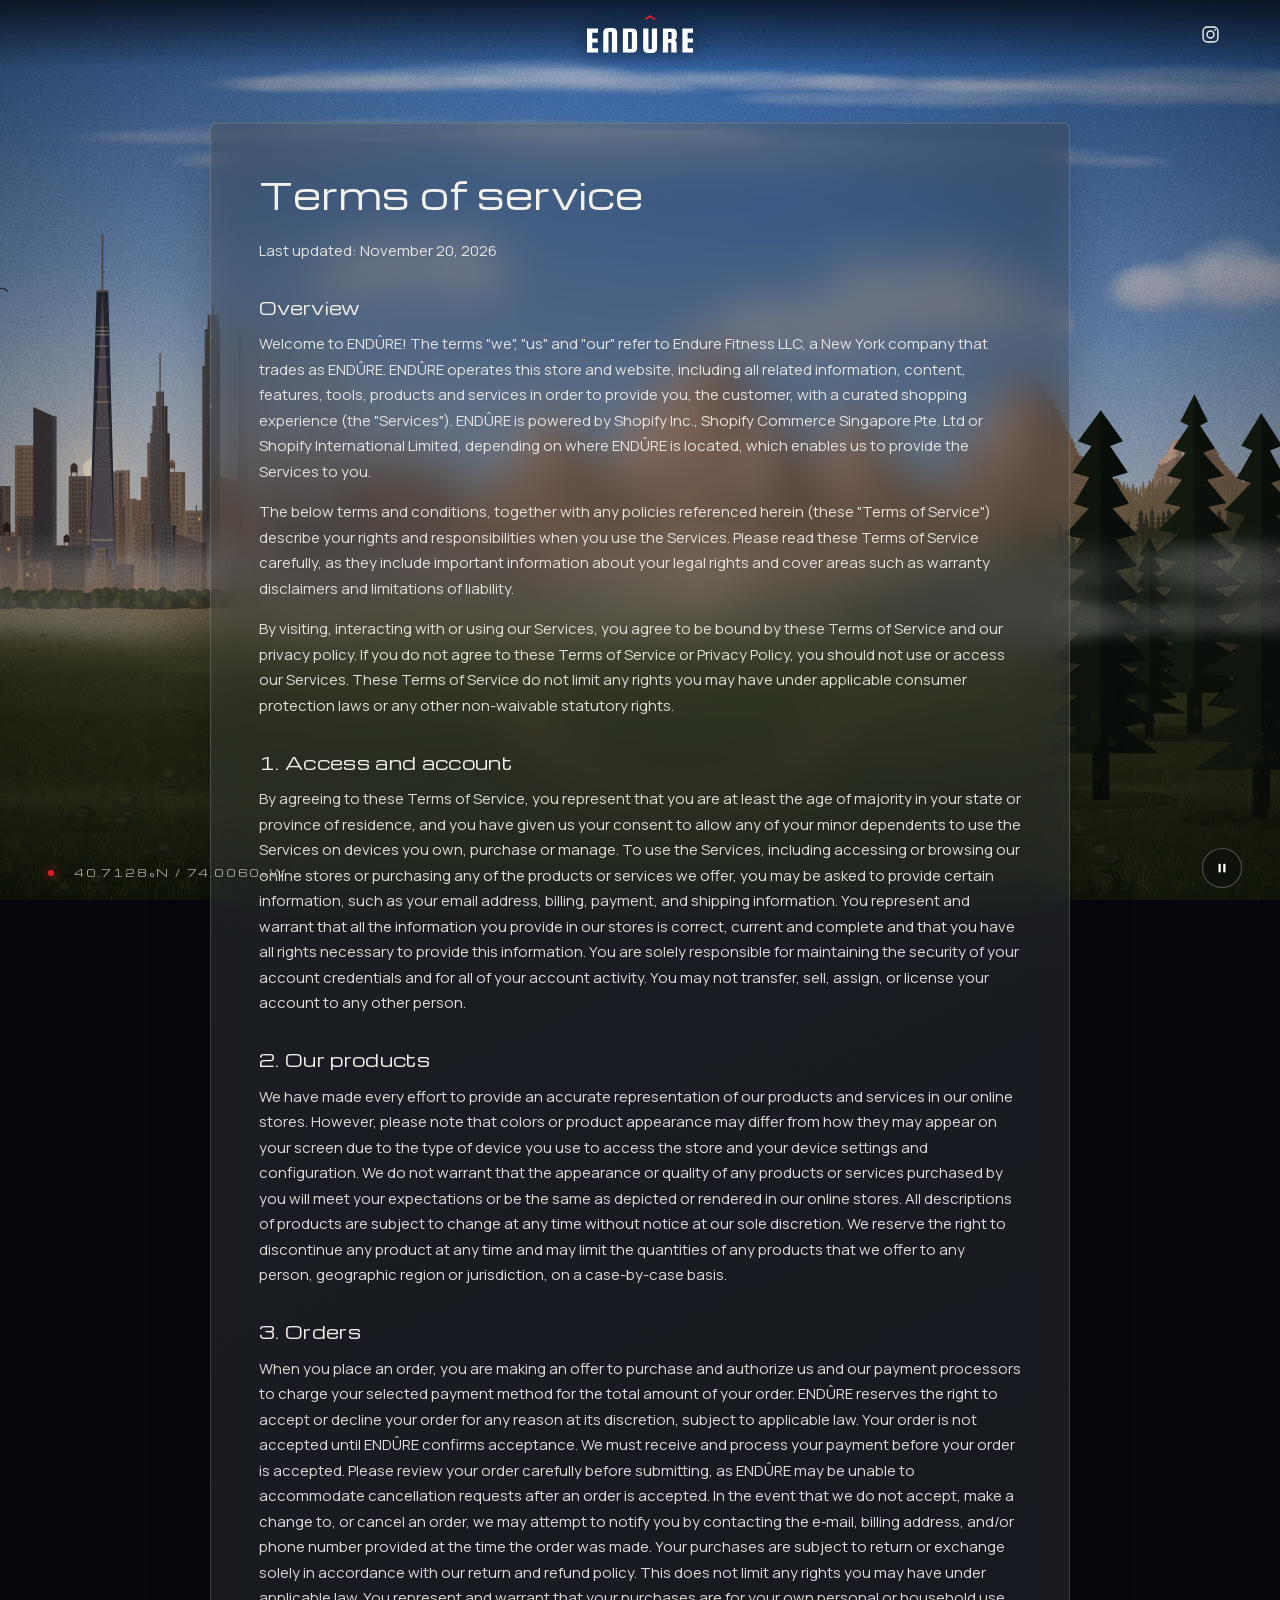
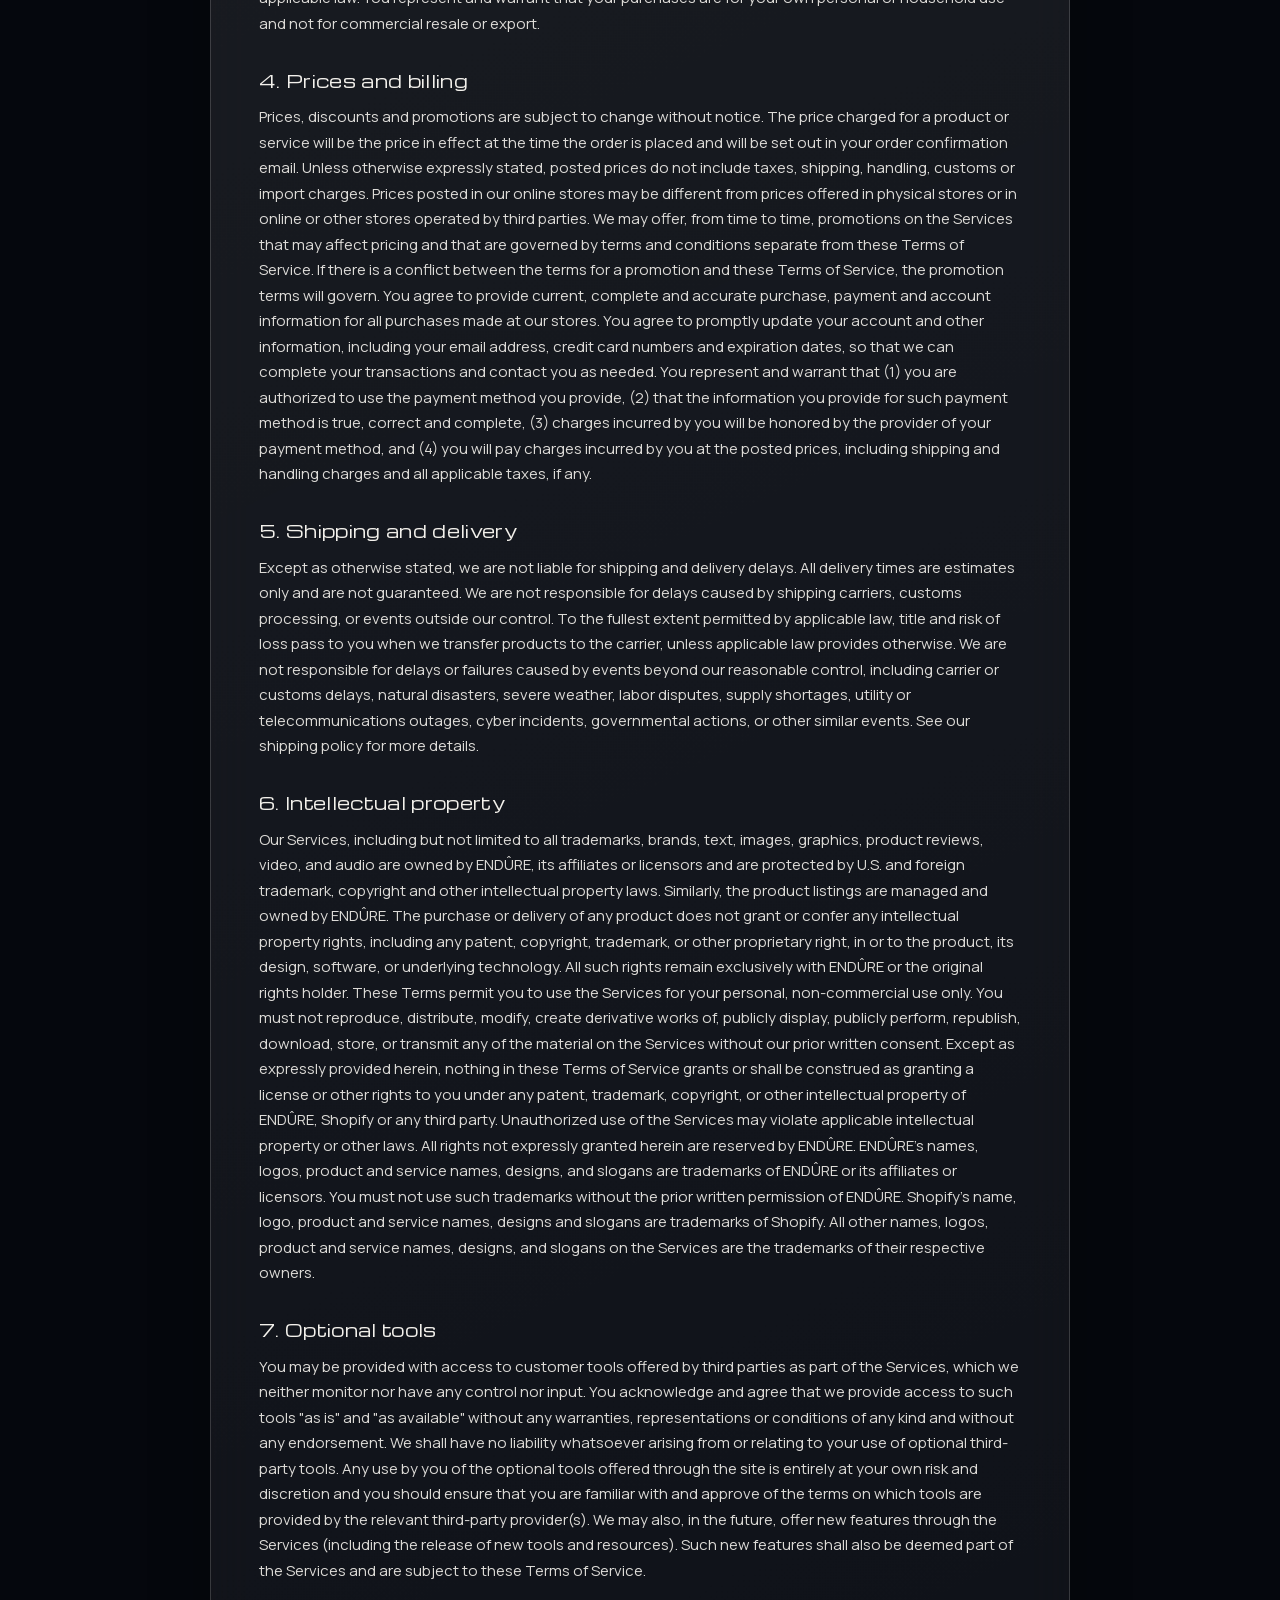
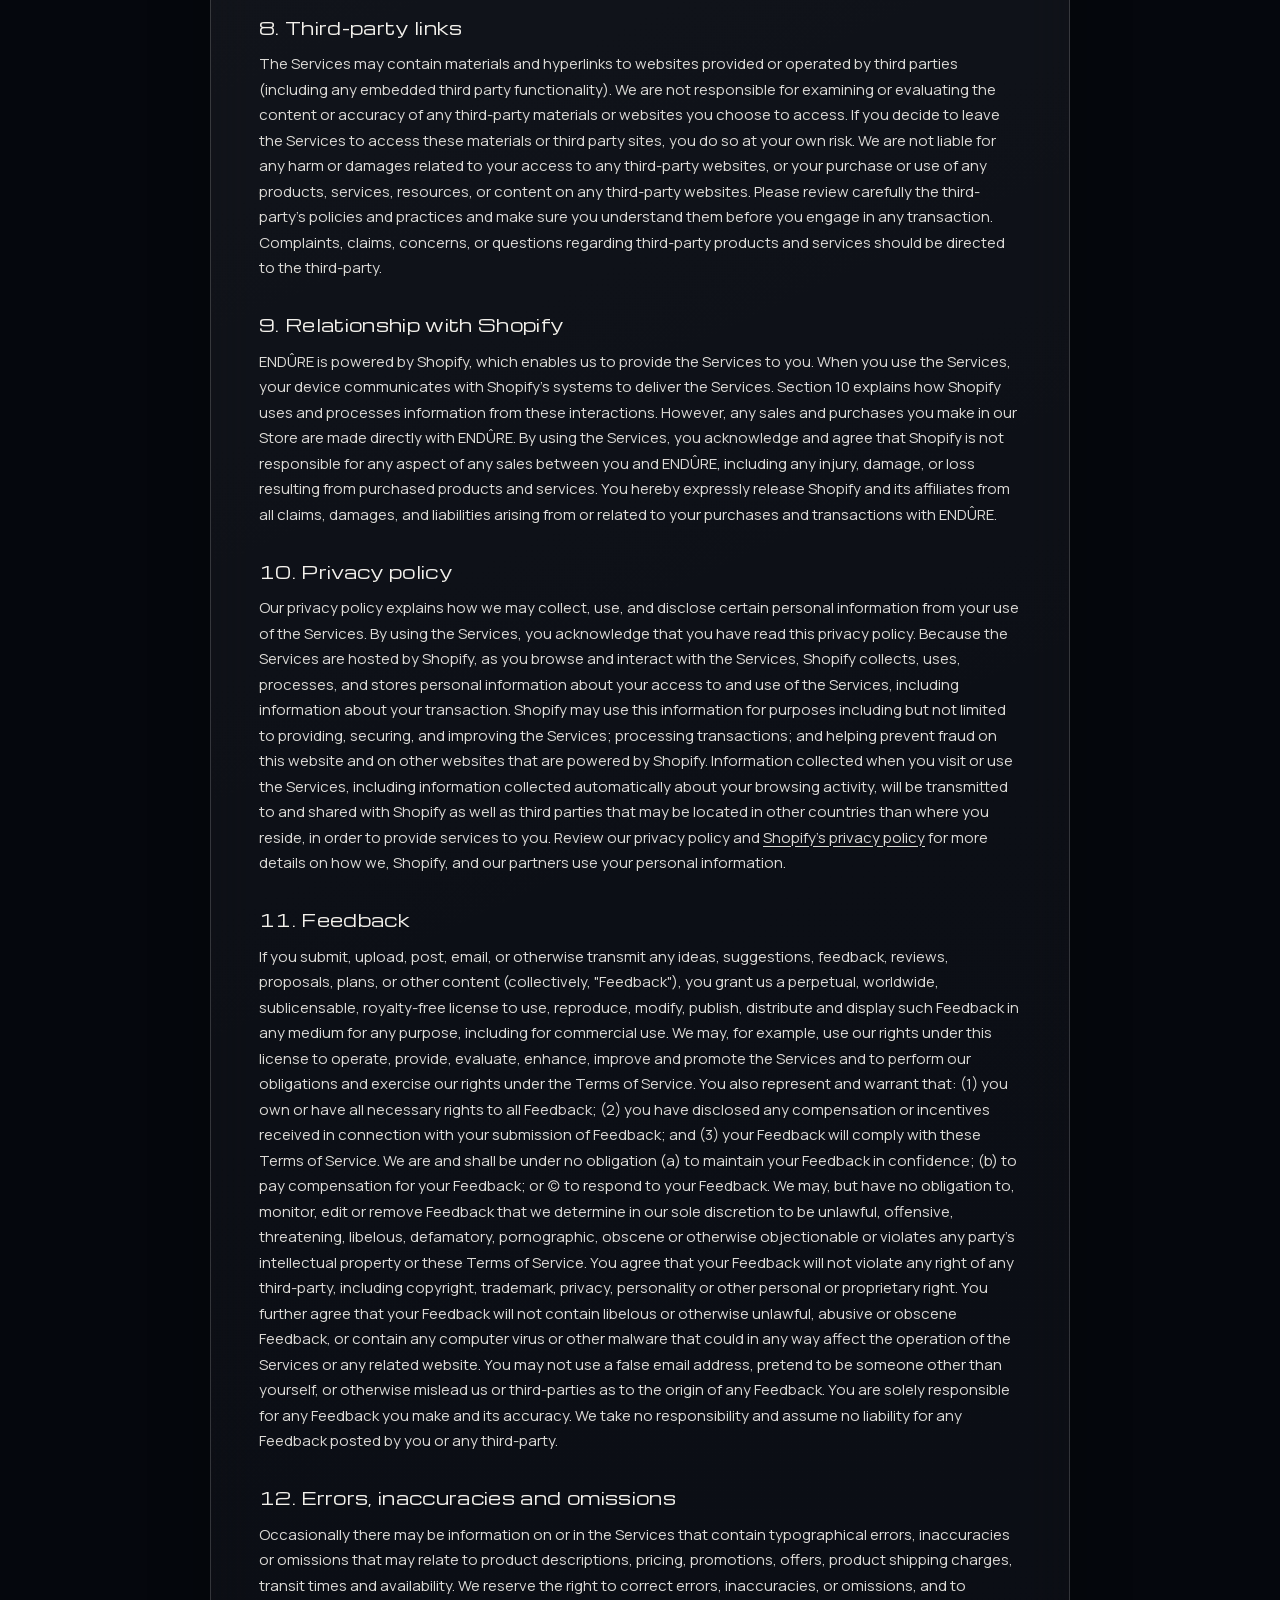
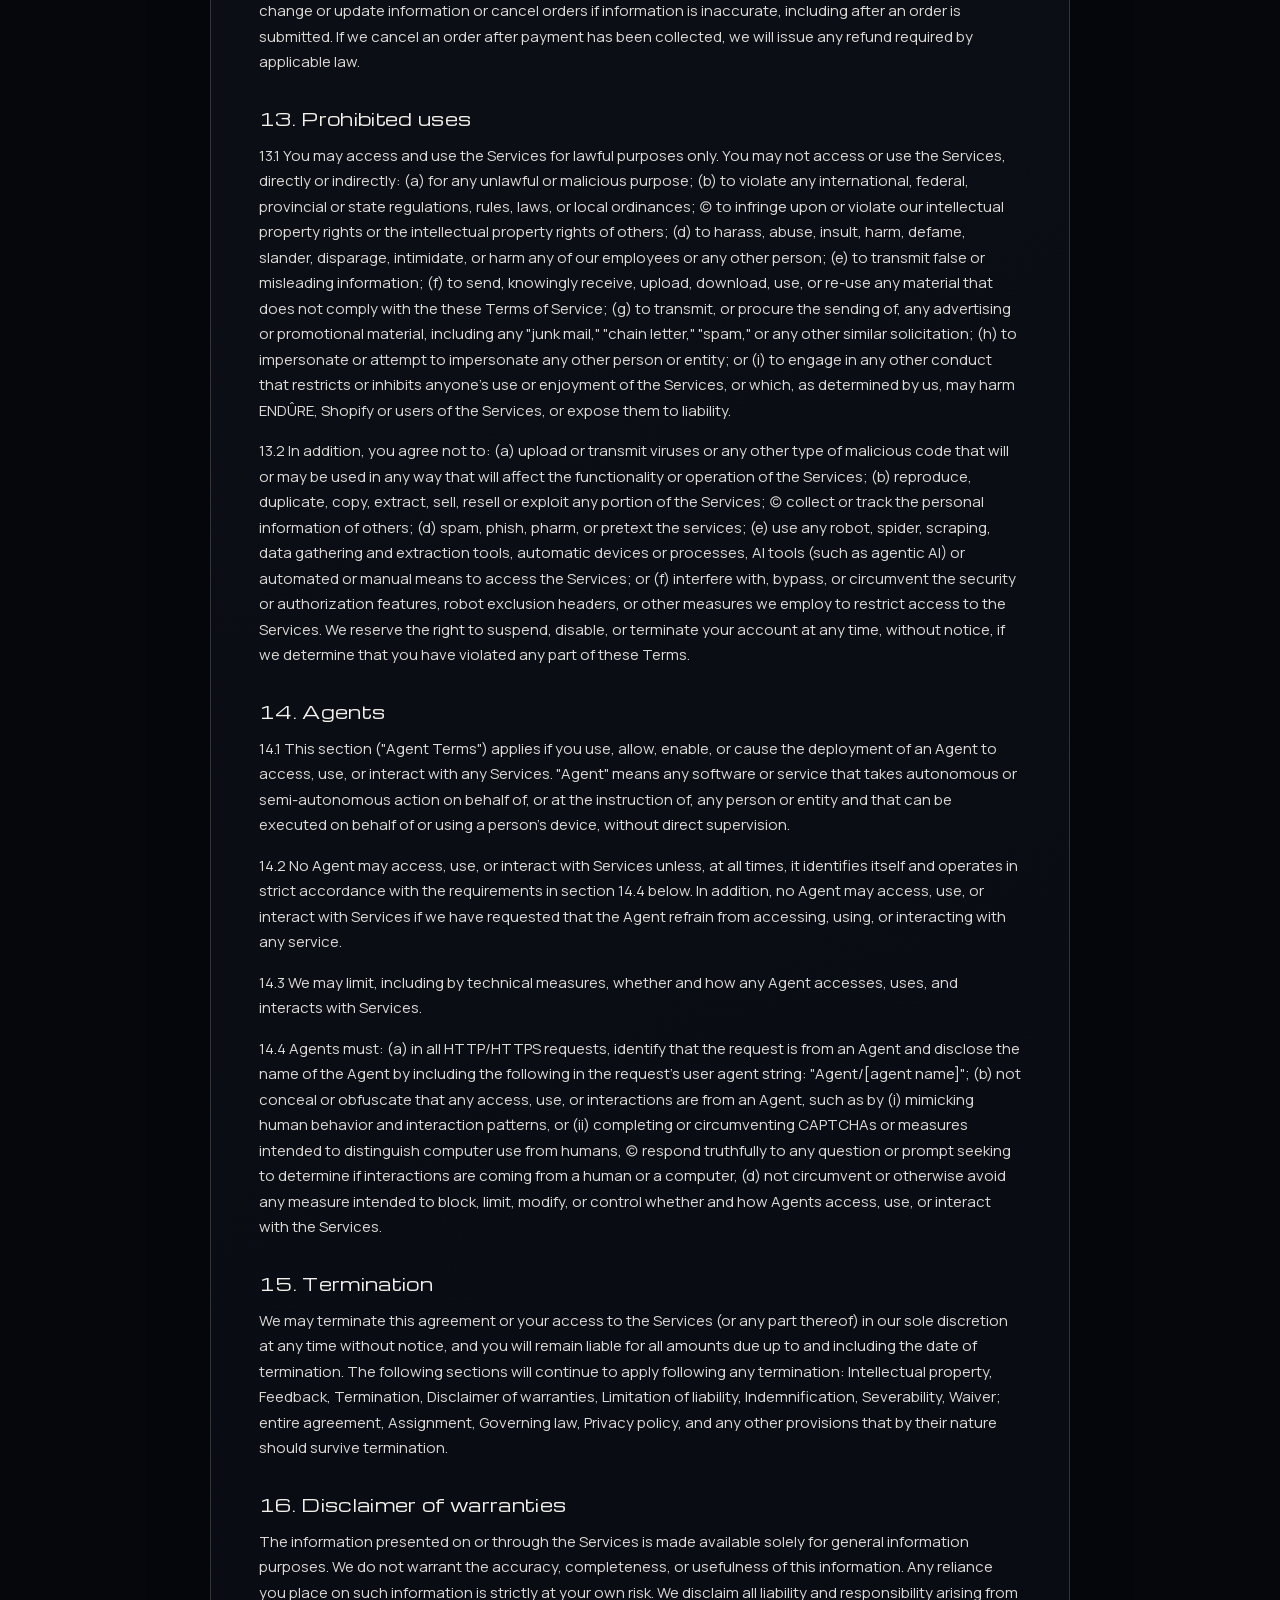
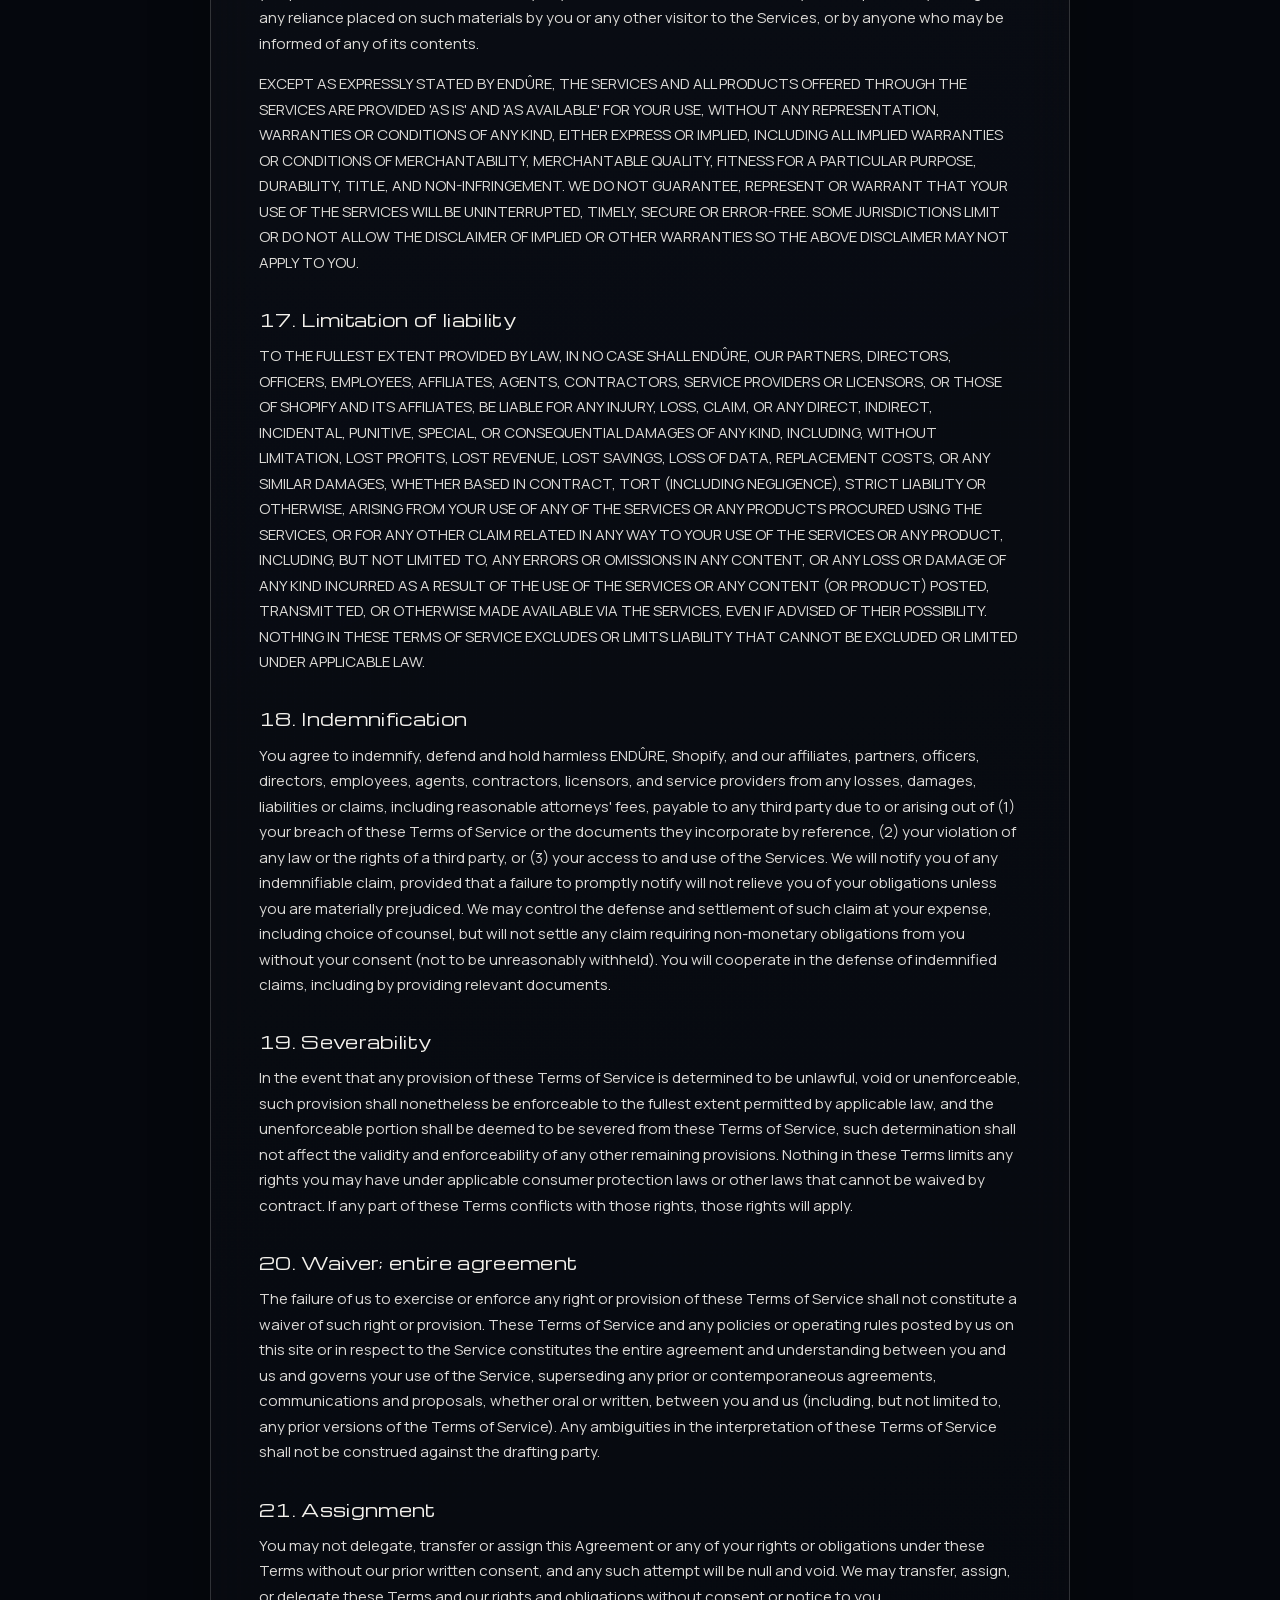
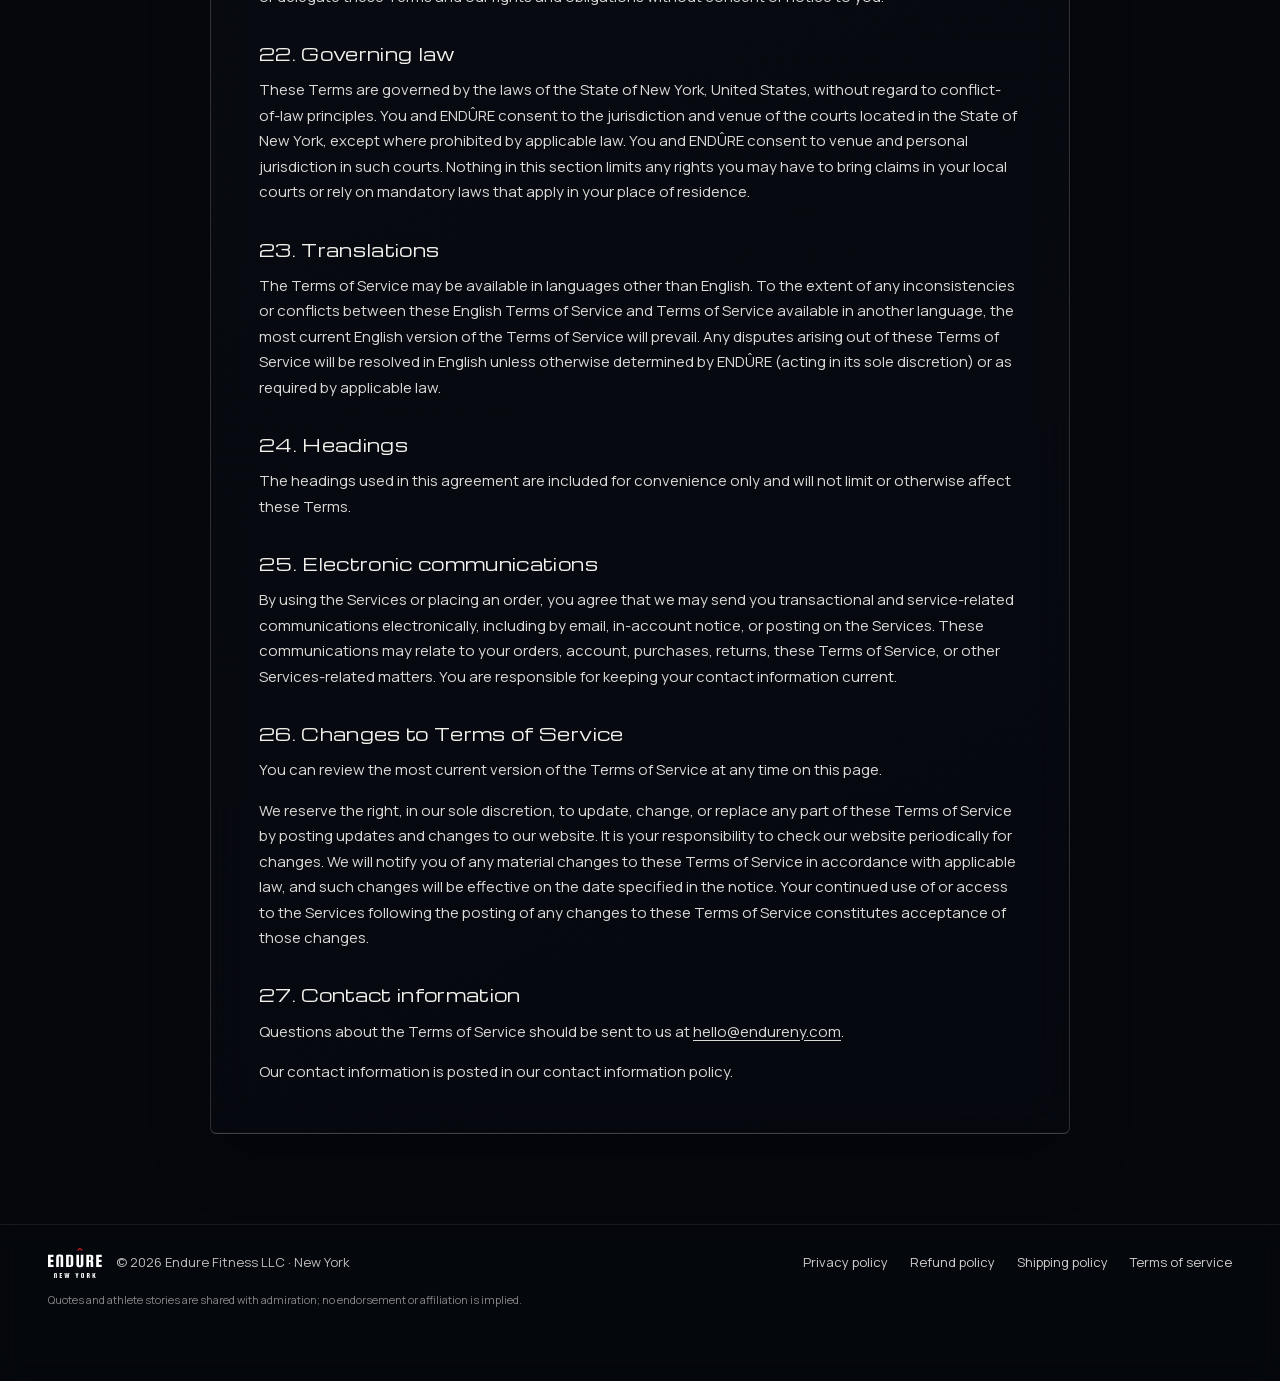
<file: policies/terms-of-service/index.html>
<!doctype html>
<html lang="en" class="no-js">
  <head>
<script src="/site/signup.js" data-kit-form="10222150" defer></script>
    <meta charset="utf-8">
    <meta name="viewport" content="width=device-width, initial-scale=1">
    <meta name="theme-color" content="#05070d"><title>Terms of service &ndash; ENDÛRE</title><link rel="canonical" href="https://endureny.com/policies/terms-of-service">
<meta property="og:site_name" content="ENDÛRE">
<meta property="og:type" content="website">
<meta property="og:title" content="Terms of service">
<meta property="og:url" content="https://endureny.com/policies/terms-of-service"><meta property="og:image" content="https://endureny.com/assets/endure-logo.png"><meta name="twitter:card" content="summary_large_image"><link rel="icon" type="image/svg+xml" href="/assets/favicon.svg">
  <link rel="apple-touch-icon" href="/assets/favicon-192.png">
<link rel="preload" href="/assets/barlow-condensed-600.woff2" as="font" type="font/woff2" crossorigin="anonymous">
<link rel="preload" href="/assets/manrope-var.woff2" as="font" type="font/woff2" crossorigin="anonymous">
<style>
  @font-face { font-family: 'Barlow Condensed'; src: url('/assets/barlow-condensed-600.woff2') format('woff2'); font-weight: 600; font-display: swap; }
  @font-face { font-family: 'Manrope'; src: url('/assets/manrope-var.woff2') format('woff2'); font-weight: 400 700; font-display: swap; }
  @font-face { font-family: 'Michroma'; src: url('/assets/michroma-400.woff2') format('woff2'); font-weight: 400; font-display: swap; }
  @font-face { font-family: 'Instrument Serif'; src: url('/assets/instrument-serif-italic.woff2') format('woff2'); font-style: italic; font-weight: 400; font-display: swap; }
</style>

<style>
  :root {
    --color-night: #05070d;
    --color-red: #E01E28;
    --color-violet: #8A2BE2;
    --logo-accent: #E01E28;
    --intro-delay: 5000ms;
    --quote-reveal: 3000ms;
  }
</style>
<link rel="stylesheet" href="/assets/critical.css" data-preload>
    <link rel="stylesheet" href="/assets/theme.css">
<script type="importmap">
  {
    "imports": {
      "@shopify/events": "https://cdn.shopify.com/storefront/standard-events.js",
      "@theme/cart": "/assets/cart.js",
      "@theme/lightbox": "/assets/lightbox.js"
    }
  }
</script>
<script>
  document.documentElement.classList.replace('no-js', 'js');
  window.Theme = {
    routes: {
      root: "/",
      cart_url: "/cart",
      cart_add_url: "/cart/add",
      cart_change_url: "/cart/change"
    },
    strings: {
      added: "Added to your bag.",
      error: "Something went wrong. Please try again.",
      clockSuffix: "NYC"
    }
  };
</script>
<script src="/assets/scene.js" type="module"></script><script src="/assets/theme.js" type="module"></script>

  </head><body class="template-policy"><a class="skip-link" href="#MainContent">Skip to content</a><div class="scene-layer" aria-hidden="true">
    <endure-scene
      start="dawn"
      cycle-seconds="20"
    ></endure-scene>
  </div>
  <div class="scene-clock intro-hold" data-scene-clock aria-hidden="true">
    <span class="scene-clock__dot"></span>
    <span data-scene-clock-time></span>
    <span class="scene-clock__coords">40.7128°N / 74.0060°W</span>
  </div><button
  type="button"
  class="scene-toggle intro-hold"
  data-scene-toggle
  aria-pressed="false"
  aria-label="Pause motion"
>
  <svg class="scene-toggle__pause" viewBox="0 0 16 16" aria-hidden="true" focusable="false"><rect x="4" y="3" width="2.6" height="10" rx="1"/><rect x="9.4" y="3" width="2.6" height="10" rx="1"/></svg>
  <svg class="scene-toggle__play" viewBox="0 0 16 16" aria-hidden="true" focusable="false"><path d="M5 3.2v9.6a.6.6 0 0 0 .9.5l7.6-4.8a.6.6 0 0 0 0-1L5.9 2.7a.6.6 0 0 0-.9.5z"/></svg>
</button>
<header id="shopify-section-sections--preview__header" class="shopify-section section-header intro-hold">
<div class="site-header"><span class="site-header__start"></span>
  <a href="/" class="site-header__logo"><svg xmlns="http://www.w3.org/2000/svg" viewBox="0.0 0.0 100.0 35.7" role="img" aria-hidden="true" focusable="false"><g fill="currentColor"><path d="M4.910557699052963 31.26274527939662H10.347246580147317V35.33149308718336H0.0V12.63770143513145H10.347246580147317V16.636298418646007H4.910557699052963V21.967761063332084H9.99649245878639V25.826056398302267H4.910557699052963Z"/><path d="M28.305857593826723 35.33149308718336H23.39529989477376V16.495996770101637Q23.39529989477376 16.215393473012895 23.20238512802525 16.00494100019634Q23.00947036127674 15.794488527379784 22.728867064188 15.794488527379784H20.834794808839Q20.55419151175026 15.794488527379784 20.361276745001753 16.00494100019634Q20.16836197825324 16.215393473012895 20.16836197825324 16.495996770101637V35.33149308718336H15.257804279200279V16.91690171573475Q15.257804279200279 12.286947313770526 19.60715538407576 12.286947313770526H23.95650648895124Q28.305857593826723 12.286947313770526 28.305857593826723 16.91690171573475Z"/><path d="M42.72185198176078 12.63770143513145Q47.07120308663626 12.63770143513145 47.07120308663626 17.267655837095674V30.701538685219138Q47.07120308663626 35.33149308718336 42.72185198176078 35.33149308718336H33.70747106278498V12.63770143513145ZM42.1606453875833 31.26274527939662V16.671373830782102Q42.1606453875833 16.39077053369336 41.96773062083479 16.180318060876804Q41.774815854086285 15.969865588060248 41.49421255699754 15.969865588060248H38.61802876183795V31.964253522118472H41.49421255699754Q41.774815854086285 31.964253522118472 41.96773062083479 31.753801049301916Q42.1606453875833 31.54334857648536 42.1606453875833 31.26274527939662Z"/><path d="M60.92599088039284 12.63770143513145H65.8365485794458V31.052292806580063Q65.8365485794458 35.68224720854429 61.48719747457032 35.68224720854429H57.13784636969484Q52.78849526481935 35.68224720854429 52.78849526481935 31.052292806580063V12.63770143513145H57.69905296387232V31.473197752213174Q57.69905296387232 31.753801049301916 57.89196773062083 31.96425352211847Q58.084882497369335 32.174705994935024 58.36548579445808 32.174705994935024H60.25955804980708Q60.54016134689582 32.174705994935024 60.73307611364433 31.96425352211847Q60.92599088039284 31.753801049301916 60.92599088039284 31.473197752213174Z"/><path d="M76.21887057172921 26.036508871118823V35.33149308718336H71.30831287267625V12.63770143513145H80.0420904945633Q84.39144159943879 12.63770143513145 84.39144159943879 17.267655837095674V19.89831174730262Q84.39144159943879 22.70434471819003 82.3921431076815 23.476003785184062Q84.14591371448614 24.10736120363373 84.14591371448614 26.352187580343656V35.33149308718336H79.23535601543317V26.738017113840677Q79.23535601543317 26.036508871118823 78.56892318484742 26.036508871118823ZM76.21887057172921 15.969865588060248V22.59911848178175H78.81445106980006Q79.0950543668888 22.59911848178175 79.28796913363732 22.388666008965195Q79.48088390038582 22.17821353614864 79.48088390038582 21.897610239059897V16.671373830782102Q79.48088390038582 16.39077053369336 79.28796913363732 16.180318060876804Q79.0950543668888 15.969865588060248 78.81445106980006 15.969865588060248Z"/><path d="M94.56331111890565 31.26274527939662H100.0V35.33149308718336H89.65275341985269V12.63770143513145H100.0V16.636298418646007H94.56331111890565V21.967761063332084H99.64924587863906V25.826056398302267H94.56331111890565Z"/></g><path class="logo__accent" style="fill:var(--logo-accent,#E01E28)" d="M 59.3125 0 L 64.4628 3.4335 L 63.4785 4.9101 L 59.3125 2.1327 L 55.1465 4.9101 L 54.1622 3.4335 Z"/></svg>
<span class="visually-hidden">ENDÛRE</span>
  </a>
  <nav class="site-header__nav" aria-label="Utility"><a class="icon-link" href="https://www.instagram.com/endure.ny" target="_blank" rel="noopener"><svg xmlns="http://www.w3.org/2000/svg" viewBox="0 0 24 24" fill="none" stroke="currentColor" stroke-width="1.6" aria-hidden="true" focusable="false"><rect x="3.5" y="3.5" width="17" height="17" rx="5"/><circle cx="12" cy="12" r="4"/><circle cx="17.2" cy="6.8" r="1" fill="currentColor" stroke="none"/></svg>
<span class="visually-hidden">Instagram (opens in a new window)</span>
      </a></nav>
</div>


</header>

    <main id="MainContent" tabindex="-1">
      <div class="shopify-policy__container"><div class="shopify-policy__title"><h1>Terms of service</h1></div><div class="shopify-policy__body"><div class="rte"><p>Last updated: November 20, 2026</p>
<h2>Overview</h2>
<p>Welcome to ENDÛRE! The terms &quot;we&quot;, &quot;us&quot; and &quot;our&quot; refer to Endure Fitness LLC, a New York company that trades as ENDÛRE. ENDÛRE operates this store and website, including all related information, content, features, tools, products and services in order to provide you, the customer, with a curated shopping experience (the &quot;Services&quot;). ENDÛRE is powered by Shopify Inc., Shopify Commerce Singapore Pte. Ltd or Shopify International Limited, depending on where ENDÛRE is located, which enables us to provide the Services to you.</p>
<p>The below terms and conditions, together with any policies referenced herein (these &quot;Terms of Service&quot;) describe your rights and responsibilities when you use the Services. Please read these Terms of Service carefully, as they include important information about your legal rights and cover areas such as warranty disclaimers and limitations of liability.</p>
<p>By visiting, interacting with or using our Services, you agree to be bound by these Terms of Service and our privacy policy. If you do not agree to these Terms of Service or Privacy Policy, you should not use or access our Services. These Terms of Service do not limit any rights you may have under applicable consumer protection laws or any other non-waivable statutory rights.</p>
<h2>1. Access and account</h2>
<p>By agreeing to these Terms of Service, you represent that you are at least the age of majority in your state or province of residence, and you have given us your consent to allow any of your minor dependents to use the Services on devices you own, purchase or manage. To use the Services, including accessing or browsing our online stores or purchasing any of the products or services we offer, you may be asked to provide certain information, such as your email address, billing, payment, and shipping information. You represent and warrant that all the information you provide in our stores is correct, current and complete and that you have all rights necessary to provide this information. You are solely responsible for maintaining the security of your account credentials and for all of your account activity. You may not transfer, sell, assign, or license your account to any other person.</p>
<h2>2. Our products</h2>
<p>We have made every effort to provide an accurate representation of our products and services in our online stores. However, please note that colors or product appearance may differ from how they may appear on your screen due to the type of device you use to access the store and your device settings and configuration. We do not warrant that the appearance or quality of any products or services purchased by you will meet your expectations or be the same as depicted or rendered in our online stores. All descriptions of products are subject to change at any time without notice at our sole discretion. We reserve the right to discontinue any product at any time and may limit the quantities of any products that we offer to any person, geographic region or jurisdiction, on a case-by-case basis.</p>
<h2>3. Orders</h2>
<p>When you place an order, you are making an offer to purchase and authorize us and our payment processors to charge your selected payment method for the total amount of your order. ENDÛRE reserves the right to accept or decline your order for any reason at its discretion, subject to applicable law. Your order is not accepted until ENDÛRE confirms acceptance. We must receive and process your payment before your order is accepted. Please review your order carefully before submitting, as ENDÛRE may be unable to accommodate cancellation requests after an order is accepted. In the event that we do not accept, make a change to, or cancel an order, we may attempt to notify you by contacting the e‑mail, billing address, and/or phone number provided at the time the order was made. Your purchases are subject to return or exchange solely in accordance with our return and refund policy. This does not limit any rights you may have under applicable law. You represent and warrant that your purchases are for your own personal or household use and not for commercial resale or export.</p>
<h2>4. Prices and billing</h2>
<p>Prices, discounts and promotions are subject to change without notice. The price charged for a product or service will be the price in effect at the time the order is placed and will be set out in your order confirmation email. Unless otherwise expressly stated, posted prices do not include taxes, shipping, handling, customs or import charges. Prices posted in our online stores may be different from prices offered in physical stores or in online or other stores operated by third parties. We may offer, from time to time, promotions on the Services that may affect pricing and that are governed by terms and conditions separate from these Terms of Service. If there is a conflict between the terms for a promotion and these Terms of Service, the promotion terms will govern. You agree to provide current, complete and accurate purchase, payment and account information for all purchases made at our stores. You agree to promptly update your account and other information, including your email address, credit card numbers and expiration dates, so that we can complete your transactions and contact you as needed. You represent and warrant that (1) you are authorized to use the payment method you provide, (2) that the information you provide for such payment method is true, correct and complete, (3) charges incurred by you will be honored by the provider of your payment method, and (4) you will pay charges incurred by you at the posted prices, including shipping and handling charges and all applicable taxes, if any.</p>
<h2>5. Shipping and delivery</h2>
<p>Except as otherwise stated, we are not liable for shipping and delivery delays. All delivery times are estimates only and are not guaranteed. We are not responsible for delays caused by shipping carriers, customs processing, or events outside our control. To the fullest extent permitted by applicable law, title and risk of loss pass to you when we transfer products to the carrier, unless applicable law provides otherwise. We are not responsible for delays or failures caused by events beyond our reasonable control, including carrier or customs delays, natural disasters, severe weather, labor disputes, supply shortages, utility or telecommunications outages, cyber incidents, governmental actions, or other similar events. See our shipping policy for more details.</p>
<h2>6. Intellectual property</h2>
<p>Our Services, including but not limited to all trademarks, brands, text, images, graphics, product reviews, video, and audio are owned by ENDÛRE, its affiliates or licensors and are protected by U.S. and foreign trademark, copyright and other intellectual property laws. Similarly, the product listings are managed and owned by ENDÛRE. The purchase or delivery of any product does not grant or confer any intellectual property rights, including any patent, copyright, trademark, or other proprietary right, in or to the product, its design, software, or underlying technology. All such rights remain exclusively with ENDÛRE or the original rights holder. These Terms permit you to use the Services for your personal, non-commercial use only. You must not reproduce, distribute, modify, create derivative works of, publicly display, publicly perform, republish, download, store, or transmit any of the material on the Services without our prior written consent. Except as expressly provided herein, nothing in these Terms of Service grants or shall be construed as granting a license or other rights to you under any patent, trademark, copyright, or other intellectual property of ENDÛRE, Shopify or any third party. Unauthorized use of the Services may violate applicable intellectual property or other laws. All rights not expressly granted herein are reserved by ENDÛRE. ENDÛRE's names, logos, product and service names, designs, and slogans are trademarks of ENDÛRE or its affiliates or licensors. You must not use such trademarks without the prior written permission of ENDÛRE. Shopify's name, logo, product and service names, designs and slogans are trademarks of Shopify. All other names, logos, product and service names, designs, and slogans on the Services are the trademarks of their respective owners.</p>
<h2>7. Optional tools</h2>
<p>You may be provided with access to customer tools offered by third parties as part of the Services, which we neither monitor nor have any control nor input. You acknowledge and agree that we provide access to such tools &quot;as is&quot; and &quot;as available&quot; without any warranties, representations or conditions of any kind and without any endorsement. We shall have no liability whatsoever arising from or relating to your use of optional third-party tools. Any use by you of the optional tools offered through the site is entirely at your own risk and discretion and you should ensure that you are familiar with and approve of the terms on which tools are provided by the relevant third-party provider(s). We may also, in the future, offer new features through the Services (including the release of new tools and resources). Such new features shall also be deemed part of the Services and are subject to these Terms of Service.</p>
<h2>8. Third-party links</h2>
<p>The Services may contain materials and hyperlinks to websites provided or operated by third parties (including any embedded third party functionality). We are not responsible for examining or evaluating the content or accuracy of any third-party materials or websites you choose to access. If you decide to leave the Services to access these materials or third party sites, you do so at your own risk. We are not liable for any harm or damages related to your access to any third-party websites, or your purchase or use of any products, services, resources, or content on any third-party websites. Please review carefully the third-party's policies and practices and make sure you understand them before you engage in any transaction. Complaints, claims, concerns, or questions regarding third-party products and services should be directed to the third-party.</p>
<h2>9. Relationship with Shopify</h2>
<p>ENDÛRE is powered by Shopify, which enables us to provide the Services to you. When you use the Services, your device communicates with Shopify’s systems to deliver the Services. Section 10 explains how Shopify uses and processes information from these interactions. However, any sales and purchases you make in our Store are made directly with ENDÛRE. By using the Services, you acknowledge and agree that Shopify is not responsible for any aspect of any sales between you and ENDÛRE, including any injury, damage, or loss resulting from purchased products and services. You hereby expressly release Shopify and its affiliates from all claims, damages, and liabilities arising from or related to your purchases and transactions with ENDÛRE.</p>
<h2>10. Privacy policy</h2>
<p>Our privacy policy explains how we may collect, use, and disclose certain personal information from your use of the Services. By using the Services, you acknowledge that you have read this privacy policy. Because the Services are hosted by Shopify, as you browse and interact with the Services, Shopify collects, uses, processes, and stores personal information about your access to and use of the Services, including information about your transaction. Shopify may use this information for purposes including but not limited to providing, securing, and improving the Services; processing transactions; and helping prevent fraud on this website and on other websites that are powered by Shopify. Information collected when you visit or use the Services, including information collected automatically about your browsing activity, will be transmitted to and shared with Shopify as well as third parties that may be located in other countries than where you reside, in order to provide services to you. Review our privacy policy and <a href="https://www.shopify.com/legal/privacy/app-users">Shopify’s privacy policy</a> for more details on how we, Shopify, and our partners use your personal information.</p>
<h2>11. Feedback</h2>
<p>If you submit, upload, post, email, or otherwise transmit any ideas, suggestions, feedback, reviews, proposals, plans, or other content (collectively, &quot;Feedback&quot;), you grant us a perpetual, worldwide, sublicensable, royalty-free license to use, reproduce, modify, publish, distribute and display such Feedback in any medium for any purpose, including for commercial use. We may, for example, use our rights under this license to operate, provide, evaluate, enhance, improve and promote the Services and to perform our obligations and exercise our rights under the Terms of Service. You also represent and warrant that: (1) you own or have all necessary rights to all Feedback; (2) you have disclosed any compensation or incentives received in connection with your submission of Feedback; and (3) your Feedback will comply with these Terms of Service. We are and shall be under no obligation (a) to maintain your Feedback in confidence; (b) to pay compensation for your Feedback; or (c) to respond to your Feedback. We may, but have no obligation to, monitor, edit or remove Feedback that we determine in our sole discretion to be unlawful, offensive, threatening, libelous, defamatory, pornographic, obscene or otherwise objectionable or violates any party's intellectual property or these Terms of Service. You agree that your Feedback will not violate any right of any third-party, including copyright, trademark, privacy, personality or other personal or proprietary right. You further agree that your Feedback will not contain libelous or otherwise unlawful, abusive or obscene Feedback, or contain any computer virus or other malware that could in any way affect the operation of the Services or any related website. You may not use a false email address, pretend to be someone other than yourself, or otherwise mislead us or third-parties as to the origin of any Feedback. You are solely responsible for any Feedback you make and its accuracy. We take no responsibility and assume no liability for any Feedback posted by you or any third-party.</p>
<h2>12. Errors, inaccuracies and omissions</h2>
<p>Occasionally there may be information on or in the Services that contain typographical errors, inaccuracies or omissions that may relate to product descriptions, pricing, promotions, offers, product shipping charges, transit times and availability. We reserve the right to correct errors, inaccuracies, or omissions, and to change or update information or cancel orders if information is inaccurate, including after an order is submitted. If we cancel an order after payment has been collected, we will issue any refund required by applicable law.</p>
<h2>13. Prohibited uses</h2>
<p>13.1 You may access and use the Services for lawful purposes only. You may not access or use the Services, directly or indirectly: (a) for any unlawful or malicious purpose; (b) to violate any international, federal, provincial or state regulations, rules, laws, or local ordinances; (c) to infringe upon or violate our intellectual property rights or the intellectual property rights of others; (d) to harass, abuse, insult, harm, defame, slander, disparage, intimidate, or harm any of our employees or any other person; (e) to transmit false or misleading information; (f) to send, knowingly receive, upload, download, use, or re-use any material that does not comply with the these Terms of Service; (g) to transmit, or procure the sending of, any advertising or promotional material, including any &quot;junk mail,&quot; &quot;chain letter,&quot; &quot;spam,&quot; or any other similar solicitation; (h) to impersonate or attempt to impersonate any other person or entity; or (i) to engage in any other conduct that restricts or inhibits anyone's use or enjoyment of the Services, or which, as determined by us, may harm ENDÛRE, Shopify or users of the Services, or expose them to liability.</p>
<p>13.2 In addition, you agree not to: (a) upload or transmit viruses or any other type of malicious code that will or may be used in any way that will affect the functionality or operation of the Services; (b) reproduce, duplicate, copy, extract, sell, resell or exploit any portion of the Services; (c) collect or track the personal information of others; (d) spam, phish, pharm, or pretext the services; (e) use any robot, spider, scraping, data gathering and extraction tools, automatic devices or processes, AI tools (such as agentic AI) or automated or manual means to access the Services; or (f) interfere with, bypass, or circumvent the security or authorization features, robot exclusion headers, or other measures we employ to restrict access to the Services. We reserve the right to suspend, disable, or terminate your account at any time, without notice, if we determine that you have violated any part of these Terms.</p>
<h2>14. Agents</h2>
<p>14.1 This section (&quot;Agent Terms&quot;) applies if you use, allow, enable, or cause the deployment of an Agent to access, use, or interact with any Services. &quot;Agent&quot; means any software or service that takes autonomous or semi-autonomous action on behalf of, or at the instruction of, any person or entity and that can be executed on behalf of or using a person's device, without direct supervision.</p>
<p>14.2 No Agent may access, use, or interact with Services unless, at all times, it identifies itself and operates in strict accordance with the requirements in section 14.4 below. In addition, no Agent may access, use, or interact with Services if we have requested that the Agent refrain from accessing, using, or interacting with any service.</p>
<p>14.3 We may limit, including by technical measures, whether and how any Agent accesses, uses, and interacts with Services.</p>
<p>14.4 Agents must: (a) in all HTTP/HTTPS requests, identify that the request is from an Agent and disclose the name of the Agent by including the following in the request's user agent string: &quot;Agent/[agent name]&quot;; (b) not conceal or obfuscate that any access, use, or interactions are from an Agent, such as by (i) mimicking human behavior and interaction patterns, or (ii) completing or circumventing CAPTCHAs or measures intended to distinguish computer use from humans, (c) respond truthfully to any question or prompt seeking to determine if interactions are coming from a human or a computer, (d) not circumvent or otherwise avoid any measure intended to block, limit, modify, or control whether and how Agents access, use, or interact with the Services.</p>
<h2>15. Termination</h2>
<p>We may terminate this agreement or your access to the Services (or any part thereof) in our sole discretion at any time without notice, and you will remain liable for all amounts due up to and including the date of termination. The following sections will continue to apply following any termination: Intellectual property, Feedback, Termination, Disclaimer of warranties, Limitation of liability, Indemnification, Severability, Waiver; entire agreement, Assignment, Governing law, Privacy policy, and any other provisions that by their nature should survive termination.</p>
<h2>16. Disclaimer of warranties</h2>
<p>The information presented on or through the Services is made available solely for general information purposes. We do not warrant the accuracy, completeness, or usefulness of this information. Any reliance you place on such information is strictly at your own risk. We disclaim all liability and responsibility arising from any reliance placed on such materials by you or any other visitor to the Services, or by anyone who may be informed of any of its contents.</p>
<p>EXCEPT AS EXPRESSLY STATED BY ENDÛRE, THE SERVICES AND ALL PRODUCTS OFFERED THROUGH THE SERVICES ARE PROVIDED 'AS IS' AND 'AS AVAILABLE' FOR YOUR USE, WITHOUT ANY REPRESENTATION, WARRANTIES OR CONDITIONS OF ANY KIND, EITHER EXPRESS OR IMPLIED, INCLUDING ALL IMPLIED WARRANTIES OR CONDITIONS OF MERCHANTABILITY, MERCHANTABLE QUALITY, FITNESS FOR A PARTICULAR PURPOSE, DURABILITY, TITLE, AND NON-INFRINGEMENT. WE DO NOT GUARANTEE, REPRESENT OR WARRANT THAT YOUR USE OF THE SERVICES WILL BE UNINTERRUPTED, TIMELY, SECURE OR ERROR-FREE. SOME JURISDICTIONS LIMIT OR DO NOT ALLOW THE DISCLAIMER OF IMPLIED OR OTHER WARRANTIES SO THE ABOVE DISCLAIMER MAY NOT APPLY TO YOU.</p>
<h2>17. Limitation of liability</h2>
<p>TO THE FULLEST EXTENT PROVIDED BY LAW, IN NO CASE SHALL ENDÛRE, OUR PARTNERS, DIRECTORS, OFFICERS, EMPLOYEES, AFFILIATES, AGENTS, CONTRACTORS, SERVICE PROVIDERS OR LICENSORS, OR THOSE OF SHOPIFY AND ITS AFFILIATES, BE LIABLE FOR ANY INJURY, LOSS, CLAIM, OR ANY DIRECT, INDIRECT, INCIDENTAL, PUNITIVE, SPECIAL, OR CONSEQUENTIAL DAMAGES OF ANY KIND, INCLUDING, WITHOUT LIMITATION, LOST PROFITS, LOST REVENUE, LOST SAVINGS, LOSS OF DATA, REPLACEMENT COSTS, OR ANY SIMILAR DAMAGES, WHETHER BASED IN CONTRACT, TORT (INCLUDING NEGLIGENCE), STRICT LIABILITY OR OTHERWISE, ARISING FROM YOUR USE OF ANY OF THE SERVICES OR ANY PRODUCTS PROCURED USING THE SERVICES, OR FOR ANY OTHER CLAIM RELATED IN ANY WAY TO YOUR USE OF THE SERVICES OR ANY PRODUCT, INCLUDING, BUT NOT LIMITED TO, ANY ERRORS OR OMISSIONS IN ANY CONTENT, OR ANY LOSS OR DAMAGE OF ANY KIND INCURRED AS A RESULT OF THE USE OF THE SERVICES OR ANY CONTENT (OR PRODUCT) POSTED, TRANSMITTED, OR OTHERWISE MADE AVAILABLE VIA THE SERVICES, EVEN IF ADVISED OF THEIR POSSIBILITY. NOTHING IN THESE TERMS OF SERVICE EXCLUDES OR LIMITS LIABILITY THAT CANNOT BE EXCLUDED OR LIMITED UNDER APPLICABLE LAW.</p>
<h2>18. Indemnification</h2>
<p>You agree to indemnify, defend and hold harmless ENDÛRE, Shopify, and our affiliates, partners, officers, directors, employees, agents, contractors, licensors, and service providers from any losses, damages, liabilities or claims, including reasonable attorneys' fees, payable to any third party due to or arising out of (1) your breach of these Terms of Service or the documents they incorporate by reference, (2) your violation of any law or the rights of a third party, or (3) your access to and use of the Services. We will notify you of any indemnifiable claim, provided that a failure to promptly notify will not relieve you of your obligations unless you are materially prejudiced. We may control the defense and settlement of such claim at your expense, including choice of counsel, but will not settle any claim requiring non-monetary obligations from you without your consent (not to be unreasonably withheld). You will cooperate in the defense of indemnified claims, including by providing relevant documents.</p>
<h2>19. Severability</h2>
<p>In the event that any provision of these Terms of Service is determined to be unlawful, void or unenforceable, such provision shall nonetheless be enforceable to the fullest extent permitted by applicable law, and the unenforceable portion shall be deemed to be severed from these Terms of Service, such determination shall not affect the validity and enforceability of any other remaining provisions. Nothing in these Terms limits any rights you may have under applicable consumer protection laws or other laws that cannot be waived by contract. If any part of these Terms conflicts with those rights, those rights will apply.</p>
<h2>20. Waiver; entire agreement</h2>
<p>The failure of us to exercise or enforce any right or provision of these Terms of Service shall not constitute a waiver of such right or provision. These Terms of Service and any policies or operating rules posted by us on this site or in respect to the Service constitutes the entire agreement and understanding between you and us and governs your use of the Service, superseding any prior or contemporaneous agreements, communications and proposals, whether oral or written, between you and us (including, but not limited to, any prior versions of the Terms of Service). Any ambiguities in the interpretation of these Terms of Service shall not be construed against the drafting party.</p>
<h2>21. Assignment</h2>
<p>You may not delegate, transfer or assign this Agreement or any of your rights or obligations under these Terms without our prior written consent, and any such attempt will be null and void. We may transfer, assign, or delegate these Terms and our rights and obligations without consent or notice to you.</p>
<h2>22. Governing law</h2>
<p>These Terms are governed by the laws of the State of New York, United States, without regard to conflict-of-law principles. You and ENDÛRE consent to the jurisdiction and venue of the courts located in the State of New York, except where prohibited by applicable law. You and ENDÛRE consent to venue and personal jurisdiction in such courts. Nothing in this section limits any rights you may have to bring claims in your local courts or rely on mandatory laws that apply in your place of residence.</p>
<h2>23. Translations</h2>
<p>The Terms of Service may be available in languages other than English. To the extent of any inconsistencies or conflicts between these English Terms of Service and Terms of Service available in another language, the most current English version of the Terms of Service will prevail. Any disputes arising out of these Terms of Service will be resolved in English unless otherwise determined by ENDÛRE (acting in its sole discretion) or as required by applicable law.</p>
<h2>24. Headings</h2>
<p>The headings used in this agreement are included for convenience only and will not limit or otherwise affect these Terms.</p>
<h2>25. Electronic communications</h2>
<p>By using the Services or placing an order, you agree that we may send you transactional and service-related communications electronically, including by email, in-account notice, or posting on the Services. These communications may relate to your orders, account, purchases, returns, these Terms of Service, or other Services-related matters. You are responsible for keeping your contact information current.</p>
<h2>26. Changes to Terms of Service</h2>
<p>You can review the most current version of the Terms of Service at any time on this page.</p>
<p>We reserve the right, in our sole discretion, to update, change, or replace any part of these Terms of Service by posting updates and changes to our website. It is your responsibility to check our website periodically for changes. We will notify you of any material changes to these Terms of Service in accordance with applicable law, and such changes will be effective on the date specified in the notice. Your continued use of or access to the Services following the posting of any changes to these Terms of Service constitutes acceptance of those changes.</p>
<h2>27. Contact information</h2>
<p>Questions about the Terms of Service should be sent to us at <a href="mailto:hello@endureny.com">hello@endureny.com</a>.</p>
<p>Our contact information is posted in our contact information policy.</p></div></div></div>
    </main>

    <footer id="shopify-section-sections--preview__footer" class="shopify-section section-footer intro-hold">
<div class="site-footer" data-site-footer>
  <div class="site-footer__brand">
    <span class="site-footer__mark"><svg xmlns="http://www.w3.org/2000/svg" viewBox="0.0 0.0 100.0 55.8" role="img" aria-hidden="true" focusable="false"><g fill="currentColor"><path d="M4.910557699052963 31.26274527939662H10.347246580147317V35.33149308718336H0.0V12.63770143513145H10.347246580147317V16.636298418646007H4.910557699052963V21.967761063332084H9.99649245878639V25.826056398302267H4.910557699052963Z"/><path d="M28.305857593826723 35.33149308718336H23.39529989477376V16.495996770101637Q23.39529989477376 16.215393473012895 23.20238512802525 16.00494100019634Q23.00947036127674 15.794488527379784 22.728867064188 15.794488527379784H20.834794808839Q20.55419151175026 15.794488527379784 20.361276745001753 16.00494100019634Q20.16836197825324 16.215393473012895 20.16836197825324 16.495996770101637V35.33149308718336H15.257804279200279V16.91690171573475Q15.257804279200279 12.286947313770526 19.60715538407576 12.286947313770526H23.95650648895124Q28.305857593826723 12.286947313770526 28.305857593826723 16.91690171573475Z"/><path d="M42.72185198176078 12.63770143513145Q47.07120308663626 12.63770143513145 47.07120308663626 17.267655837095674V30.701538685219138Q47.07120308663626 35.33149308718336 42.72185198176078 35.33149308718336H33.70747106278498V12.63770143513145ZM42.1606453875833 31.26274527939662V16.671373830782102Q42.1606453875833 16.39077053369336 41.96773062083479 16.180318060876804Q41.774815854086285 15.969865588060248 41.49421255699754 15.969865588060248H38.61802876183795V31.964253522118472H41.49421255699754Q41.774815854086285 31.964253522118472 41.96773062083479 31.753801049301916Q42.1606453875833 31.54334857648536 42.1606453875833 31.26274527939662Z"/><path d="M60.92599088039284 12.63770143513145H65.8365485794458V31.052292806580063Q65.8365485794458 35.68224720854429 61.48719747457032 35.68224720854429H57.13784636969484Q52.78849526481935 35.68224720854429 52.78849526481935 31.052292806580063V12.63770143513145H57.69905296387232V31.473197752213174Q57.69905296387232 31.753801049301916 57.89196773062083 31.96425352211847Q58.084882497369335 32.174705994935024 58.36548579445808 32.174705994935024H60.25955804980708Q60.54016134689582 32.174705994935024 60.73307611364433 31.96425352211847Q60.92599088039284 31.753801049301916 60.92599088039284 31.473197752213174Z"/><path d="M76.21887057172921 26.036508871118823V35.33149308718336H71.30831287267625V12.63770143513145H80.0420904945633Q84.39144159943879 12.63770143513145 84.39144159943879 17.267655837095674V19.89831174730262Q84.39144159943879 22.70434471819003 82.3921431076815 23.476003785184062Q84.14591371448614 24.10736120363373 84.14591371448614 26.352187580343656V35.33149308718336H79.23535601543317V26.738017113840677Q79.23535601543317 26.036508871118823 78.56892318484742 26.036508871118823ZM76.21887057172921 15.969865588060248V22.59911848178175H78.81445106980006Q79.0950543668888 22.59911848178175 79.28796913363732 22.388666008965195Q79.48088390038582 22.17821353614864 79.48088390038582 21.897610239059897V16.671373830782102Q79.48088390038582 16.39077053369336 79.28796913363732 16.180318060876804Q79.0950543668888 15.969865588060248 78.81445106980006 15.969865588060248Z"/><path d="M94.56331111890565 31.26274527939662H100.0V35.33149308718336H89.65275341985269V12.63770143513145H100.0V16.636298418646007H94.56331111890565V21.967761063332084H99.64924587863906V25.826056398302267H94.56331111890565Z"/><path d="M16.517011574886006 55.64925736145412H14.552788495264817V48.11505883462143Q14.552788495264817 48.002817515785935 14.475622588565415 47.91863652665931Q14.39845668186601 47.83445553753269 14.286215363030514 47.83445553753269H13.528586460890914Q13.416345142055418 47.83445553753269 13.339179235356013 47.91863652665931Q13.26201332865661 48.002817515785935 13.26201332865661 48.11505883462143V55.64925736145412H11.297790249035424V48.283420812874674Q11.297790249035424 46.43143905208898 13.037530690985617 46.43143905208898H14.77727113293581Q16.517011574886006 46.43143905208898 16.517011574886006 48.283420812874674Z"/><path d="M23.72851631006664 54.02175823833942H25.903191862504382V55.64925736145412H21.764293230445453V46.571740700633356H25.903191862504382V48.17117949403918H23.72851631006664V50.30376455191361H25.762890213960013V51.84708268590168H23.72851631006664Z"/><path d="M34.32129077516661 46.571740700633356H36.0610312171168L37.11329358119958 53.404430984744195L37.89898281304805 46.571740700633356H39.80708523325149L38.3339179235356 55.64925736145412H36.10312171168011L35.191160996141704 50.079281914242614L34.2792002806033 55.64925736145412H32.04840406874781L30.575236759031917 46.571740700633356H32.48333917923536L33.26902841108383 53.404430984744195Z"/><path d="M56.839705366538055 46.571740700633356 54.8895124517713 52.33813845580698V55.64925736145412H52.92528937215012V52.33813845580698L50.97509645738337 46.571740700633356H52.827078218169056L53.907400911960714 50.35988521133135L54.987723605752365 46.571740700633356Z"/><path d="M66.95545422658715 48.283420812874674V53.9375772492128Q66.95545422658715 55.78955900999849 65.21571378463696 55.78955900999849H63.34970185899684Q61.60996141704664 55.78955900999849 61.60996141704664 53.9375772492128V48.283420812874674Q61.60996141704664 46.43143905208898 63.34970185899684 46.43143905208898H65.21571378463696Q66.95545422658715 46.43143905208898 66.95545422658715 48.283420812874674ZM64.99123114696597 54.162059886883796V48.044908010349246Q64.99123114696597 47.932666691513745 64.91406524026657 47.84848570238712Q64.83689933356716 47.7643047132605 64.72465801473166 47.7643047132605H63.84075762890213Q63.72851631006664 47.7643047132605 63.65135040336723 47.84848570238712Q63.574184496667826 47.932666691513745 63.574184496667826 48.044908010349246V54.162059886883796Q63.574184496667826 54.27430120571929 63.65135040336723 54.35848219484591Q63.72851631006664 54.442663183972535 63.84075762890213 54.442663183972535H64.72465801473166Q64.83689933356716 54.442663183972535 64.91406524026657 54.35848219484591Q64.99123114696597 54.27430120571929 64.99123114696597 54.162059886883796Z"/><path d="M74.29323044545772 51.931263675028305V55.64925736145412H72.32900736583655V46.571740700633356H75.82251841459136Q77.56225885654156 46.571740700633356 77.56225885654156 48.42372246141905V49.47598482550182Q77.56225885654156 50.59839801385679 76.76253945983865 50.9070616406544Q77.46404770256049 51.159604608034265 77.46404770256049 52.05753515871824V55.64925736145412H75.49982462293931V52.21186697211704Q75.49982462293931 51.931263675028305 75.233251490705 51.931263675028305ZM74.29323044545772 47.90460636180487V50.556307519293476H75.33146264468607Q75.44370396352156 50.556307519293476 75.52086987022096 50.472126530166854Q75.59803577692037 50.38794554104023 75.59803577692037 50.27570422220473V48.18520965889361Q75.59803577692037 48.07296834005812 75.52086987022096 47.988787350931496Q75.44370396352156 47.90460636180487 75.33146264468607 47.90460636180487Z"/><path d="M88.4075762890214 46.571740700633356 86.86425815503333 50.73869966240115 88.70220975096458 55.64925736145412H86.69589617678008L85.34900035075412 52.05753515871824H84.71764293230446V55.64925736145412H82.75341985268328V46.571740700633356H84.71764293230446V50.37391537618579H85.19466853735531L86.61171518765346 46.571740700633356Z"/></g><path class="logo__accent" style="fill:var(--logo-accent,#E01E28)" d="M 59.3125 0 L 64.4628 3.4335 L 63.4785 4.9101 L 59.3125 2.1327 L 55.1465 4.9101 L 54.1622 3.4335 Z"/></svg>
</span>
    <span>© 2026 Endure Fitness LLC · New York</span>
  </div><p class="site-footer__note">Quotes and athlete stories are shared with admiration; no endorsement or affiliation is implied.</p><nav aria-label="Footer">
    <ul role="list" class="site-footer__links"><li><a href="/policies/privacy-policy">Privacy policy</a></li><li><a href="/policies/refund-policy">Refund policy</a></li><li><a href="/policies/shipping-policy">Shipping policy</a></li><li><a href="/policies/terms-of-service">Terms of service</a></li></ul>
  </nav>
</div>


</footer></body>
</html>
</file>
<file: assets/critical.css>
/* ENDÛRE: critical CSS (first paint). Tokens, base, scene, header, hero, intro.
   Everything below the fold lives in theme.css. */
:root {
  --ink: var(--color-night, #05070d);
  --paper: #f3f1ec;
  --paper-90: rgb(243 241 236 / .9);
  --paper-80: rgb(243 241 236 / .8);
  --paper-70: rgb(243 241 236 / .72);
  --red: var(--color-red, #e01e28);
  --violet: var(--color-violet, #8a2be2);
  --accent: var(--red);
  /* Frosted glass: low tint + heavy blur so the scene glows through, with a
     dark floor under the text so contrast holds at noon as well as midnight. */
  --glass: linear-gradient(155deg, rgb(255 255 255 / .10), rgb(255 255 255 / .03) 45%, rgb(10 12 20 / .10));
  --glass-tint: rgb(10 12 20 / .34);
  --glass-blur: blur(22px) saturate(1.5) brightness(.8);
  --glass-edge: rgb(255 255 255 / .16);
  --glass-shadow: inset 0 1px 0 rgb(255 255 255 / .14), 0 24px 60px rgb(0 0 0 / .28);
  --line: rgb(255 255 255 / .09);
  --gutter: clamp(18px, 5vw, 64px);
  --header-h: 68px;
  --radius: 6px;
  --f-display: 'Barlow Condensed', 'Arial Narrow', sans-serif;
  --f-brand: 'Michroma', 'Eurostile', sans-serif;
  --f-body: 'Manrope', system-ui, sans-serif;
  --f-serif: 'Instrument Serif', Georgia, serif;
}

*, *::before, *::after { box-sizing: border-box; }
html { -webkit-text-size-adjust: 100%; }
/* Smooth in-page jumps (e.g. "What we make" on the homepage), only once the
   visitor has clicked or pressed a key (theme.js adds .smooth-scroll) and
   only if they allow motion. Arriving from another page at a #link jumps
   straight there instead of gliding across the whole page. */
@media (prefers-reduced-motion: no-preference) { html.smooth-scroll { scroll-behavior: smooth; } }
html, body { margin: 0; padding: 0; background: var(--ink); color: var(--paper); -webkit-font-smoothing: antialiased; }
body { font-family: var(--f-body); font-size: 16px; line-height: 1.5; min-height: 100vh; }
a { color: inherit; text-decoration: none; }
a:hover { color: #fff; }
img, svg { display: block; max-width: 100%; }
button { font: inherit; color: inherit; }
[hidden] { display: none !important; }
::selection { background: var(--red); color: #fff; }
:focus-visible { outline: 2px solid #fff; outline-offset: 3px; }
.visually-hidden {
  position: absolute !important; width: 1px; height: 1px; margin: -1px; padding: 0; overflow: hidden;
  clip: rect(0 0 0 0); white-space: nowrap; border: 0;
}
.skip-link { position: fixed; top: 8px; left: 8px; z-index: 100; padding: 10px 16px; border-radius: 999px; background: var(--paper); color: var(--ink); translate: 0 -200%; }
.skip-link:focus { translate: none; }
main { position: relative; z-index: 1; }
main:focus { outline: none; }

/* ---------- living background ---------- */
/* Pinned wrapper: the scene element positions itself absolutely, so this fixed
   layer is what locks it to the viewport while content scrolls over it. */
.scene-layer { position: fixed; inset: 0; z-index: 0; overflow: hidden; pointer-events: none; background: var(--ink); }
.scene-clock {
  position: fixed; left: clamp(18px, 4vw, 48px); bottom: 20px; z-index: 30;
  display: flex; align-items: center; gap: 10px;
  font-family: var(--f-brand); font-size: 10px; letter-spacing: .18em; text-transform: uppercase;
  color: rgb(255 255 255 / .88); text-shadow: 0 1px 10px rgb(0 0 0 / .7);
  pointer-events: none; transition: opacity 300ms ease;
}
.scene-clock.is-hidden { opacity: 0; }
.scene-clock__dot { width: 6px; height: 6px; border-radius: 50%; background: var(--red); box-shadow: 0 0 10px var(--red); }
.scene-clock__coords { opacity: .7; }
@media (max-width: 640px) { .scene-clock { bottom: 14px; white-space: nowrap; } .scene-clock__coords { display: none; } }
.scene-toggle {
  position: fixed; right: clamp(14px, 3vw, 40px); bottom: 12px; z-index: 30;
  width: 40px; height: 40px; border-radius: 50%; display: grid; place-items: center; cursor: pointer;
  border: 1px solid rgb(255 255 255 / .28); background: rgb(5 7 13 / .35); color: #fff;
  backdrop-filter: blur(6px); -webkit-backdrop-filter: blur(6px);
}
.scene-toggle svg { width: 14px; height: 14px; fill: currentColor; }
.scene-toggle__play, .scene-toggle[aria-pressed="true"] .scene-toggle__pause { display: none; }
.scene-toggle[aria-pressed="true"] .scene-toggle__play { display: block; }

/* ---------- header ---------- */
.section-header { position: fixed; inset: 0 0 auto; z-index: 40; }
.site-header {
  position: relative; height: var(--header-h); display: grid; grid-template-columns: 1fr auto 1fr; align-items: center; gap: 20px;
  padding: 0 clamp(14px, 4vw, 48px);
  background: linear-gradient(180deg, rgb(5 7 13 / .72), rgb(5 7 13 / 0));
}
.site-header__logo { display: flex; align-items: center; color: #fff; --logo-accent: var(--red); }
.site-header__logo svg { height: 38px; width: auto; filter: drop-shadow(0 1px 8px rgb(0 0 0 / .45)); }
.site-header__nav { display: flex; align-items: center; justify-content: flex-end; gap: 2px; }
.site-header__link {
  padding: 12px 10px; font-family: var(--f-brand); font-size: 10px; letter-spacing: .18em; text-transform: uppercase; white-space: nowrap;
  color: #fff; text-shadow: 0 1px 10px rgb(0 0 0 / .6);
}
.site-header__link:hover { text-decoration: underline; text-underline-offset: 5px; }
/* Phones: no room beside the icons, so the link sits in the empty left cell (sections/header renders both). */
.site-header__start { display: flex; align-items: center; min-width: 0; }
.site-header__link--start { display: none; }
@media (max-width: 600px) {
  .site-header__link--nav { display: none; }
  .site-header__link--start { display: block; padding: 8px 6px 8px 0; font-size: 9px; line-height: 1.45; letter-spacing: .14em; white-space: normal; }
}
[id="what-we-make"] { scroll-margin-top: var(--header-h); }
.icon-link, .icon-button {
  position: relative; width: 44px; height: 44px; display: grid; place-items: center;
  border: 0; border-radius: 50%; background: none; cursor: pointer; color: inherit;
}
.icon-link svg, .icon-button svg { width: 21px; height: 21px; }
.cart-link__count {
  position: absolute; top: 6px; right: 4px; min-width: 17px; height: 17px; padding: 0 4px; border-radius: 999px;
  display: grid; place-items: center; background: var(--red); color: #fff; font-size: 10px; font-weight: 700; line-height: 1;
}

/* ---------- display type ---------- */
.h2 { margin: 0; font-family: var(--f-brand); font-weight: 400; font-size: clamp(22px, 2.9vw, 36px); line-height: 1.3; text-wrap: balance; }
/* Phones: balancing would rather split "26-02" at its hyphen than leave a short last line; pretty keeps codes whole. */
@media (max-width: 520px) { .h2 { text-wrap: pretty; } }
.display-quote { margin: 0; font-family: var(--f-display); font-weight: 600; text-transform: uppercase; line-height: 1.02; letter-spacing: .005em; color: #fff; text-wrap: balance; text-shadow: 0 2px 30px rgb(0 0 0 / .5); }
.display-quote p { margin: 0; }
.attribution { display: flex; align-items: center; gap: 14px; flex-wrap: wrap; justify-content: center; text-shadow: 0 1px 14px rgb(0 0 0 / .6); }
.attribution__rule { width: 28px; height: 1px; background: rgb(255 255 255 / .75); }
.attribution__who { font-family: var(--f-brand); font-size: 13px; letter-spacing: .16em; text-transform: uppercase; color: #fff; }
.attribution__what { font-size: 15px; color: rgb(255 255 255 / .86); }

/* ---------- hero ---------- */
.section--hero { position: relative; }
.hero { position: relative; min-height: 100vh; min-height: 100svh; display: flex; align-items: center; justify-content: center; padding: 120px clamp(20px, 5vw, 64px); }
.hero__shade { position: absolute; inset: 8% 0; background: radial-gradient(ellipse 58% 52% at 50% 50%, rgb(4 6 12 / .6), rgb(4 6 12 / 0) 72%); pointer-events: none; }
.hero__inner { position: relative; max-width: 1040px; width: 100%; text-align: center; display: flex; flex-direction: column; align-items: center; gap: 36px; }
.hero__quotes { display: grid; width: 100%; justify-items: center; }
.hero-quote { grid-area: 1 / 1; margin: 0; display: flex; flex-direction: column; align-items: center; gap: 28px; }
.hero .display-quote { font-size: clamp(32px, 4.6vw, 68px); }
/* Until <fog-reveal> takes over (it sets data-state), keep the quote out of
   sight; if the module never runs, it fades in on its own at the reveal time. */
html.js fog-reveal:not([data-state]) > * { opacity: 0; animation: fog-fallback 1.2s ease-out var(--quote-reveal, 3s) forwards; }
@keyframes fog-fallback { to { opacity: 1; } }
.quote-nav { display: flex; align-items: center; gap: 14px; }
.quote-nav__btn {
  width: 44px; height: 44px; border-radius: 50%; display: grid; place-items: center; cursor: pointer;
  border: 1px solid rgb(255 255 255 / .35); background: rgb(5 7 13 / .35); color: #fff;
  backdrop-filter: blur(6px); -webkit-backdrop-filter: blur(6px);
}
.quote-nav__btn:hover { background: rgb(5 7 13 / .55); }
.quote-nav__btn svg { width: 18px; height: 18px; }
.scroll-cue { position: absolute; bottom: 28px; left: 50%; translate: -50% 0; display: flex; flex-direction: column; align-items: center; gap: 10px; font-family: var(--f-brand); font-size: 10px; letter-spacing: .28em; text-transform: uppercase; color: rgb(255 255 255 / .85); }
.scroll-cue::after { content: ''; width: 1px; height: 36px; background: linear-gradient(rgb(255 255 255 / .8), rgb(255 255 255 / 0)); }
.hero__end { display: block; height: 0; }

/* ---------- intro: the scene plays first ---------- */
/* <body class="is-intro"> (homepage only, never in the theme editor) holds back
   the header and everything but the hero quote; snippets/intro-gate removes
   the class after the configured delay or on the first interaction. Gated on
   html.js so a visitor without JavaScript always sees everything. */
.intro-hold, .shopify-section { transition: opacity 900ms ease, translate 900ms ease; }
html.js .is-intro .intro-hold,
html.js .is-intro .shopify-section:not(.section--hero) { opacity: 0; translate: 0 12px; pointer-events: none; }

@media (prefers-reduced-motion: reduce) {
  .intro-hold, .shopify-section { transition: none; }
  html.js fog-reveal:not([data-state]) > * { opacity: 1; animation: none; }
}
</file>
<file: assets/theme.css>
/* ENDÛRE: everything below the fold. Tokens and first-paint styles are in critical.css. */

/* ---------- shared surfaces ---------- */
.glass, .panel {
  background: var(--glass), var(--glass-tint);
  backdrop-filter: var(--glass-blur); -webkit-backdrop-filter: var(--glass-blur);
  border: 1px solid var(--glass-edge);
  box-shadow: var(--glass-shadow);
  text-shadow: 0 1px 12px rgb(0 0 0 / .35);
}
.section { position: relative; }
.panel {
  position: relative; z-index: 1; max-width: 760px; width: 100%; border-radius: var(--radius);
  padding: clamp(28px, 5vw, 60px); display: flex; flex-direction: column; gap: 24px;
}
.panel--wide { max-width: 1120px; }
.section-head { position: relative; z-index: 1; text-align: center; display: flex; flex-direction: column; align-items: center; gap: 14px; text-shadow: 0 2px 20px rgb(0 0 0 / .6); }
.lede { margin: 0; font-size: clamp(17px, 1.4vw, 19px); line-height: 1.65; color: var(--paper-90); text-wrap: pretty; }
.rte > :first-child { margin-top: 0; }
.rte > :last-child { margin-bottom: 0; }
.rte p { margin: 0 0 1em; }
.rte a { text-decoration: underline; text-underline-offset: 3px; }
.lede--list p { padding-left: 18px; border-left: 2px solid var(--red); }
.lede--list p + p { margin-top: 1.1em; }
.lede--list strong { font-weight: 700; color: #fff; }
.chevron { display: inline-block; width: 9px; height: 9px; margin-right: 12px; border-left: 2px solid var(--red); border-top: 2px solid var(--red); rotate: 45deg; translate: 0 3px; flex: none; }
.tag { font-family: var(--f-brand); font-size: 10px; letter-spacing: .2em; text-transform: uppercase; color: #fff; background: rgb(5 7 13 / .55); border: 1px solid var(--accent); padding: 6px 10px; border-radius: 999px; }

/* Story sections: one panel per screen. */
.section--panel { min-height: 100vh; display: flex; align-items: center; justify-content: center; padding: 14vh var(--gutter); }
.section--panel .h2 { font-size: clamp(24px, 3.1vw, 38px); letter-spacing: .01em; }

/* ---------- buttons ---------- */
.button {
  display: inline-flex; align-items: center; justify-content: center; gap: 10px; min-height: 46px; padding: 0 22px;
  border-radius: var(--radius); border: 1px solid transparent; cursor: pointer;
  font-family: var(--f-brand); font-size: 11px; letter-spacing: .14em; text-transform: uppercase; text-shadow: none;
}
.button:disabled { opacity: .5; cursor: not-allowed; }
.button[aria-busy="true"] { opacity: .7; cursor: progress; }
.button--accent { background: var(--accent); color: #fff; }
.button--accent:hover:not(:disabled) { filter: brightness(1.12); color: #fff; }
.button--light { background: var(--paper); color: var(--ink); border-radius: 999px; }
.button--light:hover { background: #fff; color: var(--ink); }
.button--ghost { border-color: rgb(255 255 255 / .35); border-radius: 999px; background: transparent; }
.button--ghost:hover { background: rgb(255 255 255 / .08); }

/* ---------- image slots (photo brief until a real photo exists) ---------- */
.slot { position: relative; width: 100%; overflow: hidden; }
.slot img { width: 100%; height: 100%; object-fit: cover; }
.slot--empty { display: grid; place-items: center; padding: 12px; border: 1px dashed rgb(255 255 255 / .14); background: rgb(13 15 21 / .7); }
.slot__label { text-align: center; font-size: 12px; letter-spacing: .04em; line-height: 1.4; color: rgb(243 241 236 / .5); text-shadow: none; }

/* ---------- polaroids (blocks/polaroid) ---------- */
.polaroid {
  position: relative; margin: 0; background: #f3efe6; padding: 10px 10px 0; rotate: var(--rot);
  box-shadow: 0 22px 50px rgb(0 0 0 / .5), 0 2px 6px rgb(0 0 0 / .3);
}
.polaroid .slot { aspect-ratio: 1 / 1; }
.polaroid .slot--empty { background: #d8d3c7; border-color: rgb(36 34 31 / .18); }
.polaroid .slot__label { color: rgb(36 34 31 / .55); font-size: 11px; }
.polaroid figcaption { display: flex; flex-direction: column; gap: 6px; padding: 9px 2px 12px; text-align: center; color: #24221f; text-shadow: none; }
.polaroid__caption { font-family: var(--f-serif); font-style: italic; font-size: clamp(15px, 1.3vw, 19px); line-height: 1.15; text-wrap: balance; }
.polaroid__story { font-family: var(--f-body); font-size: 13.5px; line-height: 1.5; text-align: left; color: #34312c; padding: 0 4px 4px; text-wrap: pretty; }
.polaroid__credit { font-size: 10px; line-height: 1.35; color: rgb(36 34 31 / .78); text-wrap: balance; }
.polaroid__credit a { text-decoration: underline; text-underline-offset: 2px; }
.polaroid__credit a:hover { color: #24221f; }
/* The whole photo is the enlarge button (story-crawl.js reveals it). */
.polaroid__zoom { position: absolute; inset: 0; z-index: 2; width: 100%; padding: 0; border: 0; background: none; cursor: zoom-in; }
.polaroid__zoom:focus-visible { outline: 2px solid #fff; outline-offset: 4px; }

/* Vintage black and white: any uploaded photo is toned to match, with grain and a soft vignette. */
.polaroid--vintage { background: #efe9dc; }
.polaroid--vintage .slot img { filter: grayscale(1) sepia(.22) contrast(1.08) brightness(.95); }
.polaroid--vintage .slot::after {
  content: ''; position: absolute; inset: 0; pointer-events: none;
  background:
    radial-gradient(ellipse at center, transparent 55%, rgb(40 32 22 / .35) 100%),
    url("data:image/svg+xml,%3Csvg xmlns='http://www.w3.org/2000/svg' width='160' height='160'%3E%3Cfilter id='n'%3E%3CfeTurbulence type='fractalNoise' baseFrequency='.9' numOctaves='2' stitchTiles='stitch'/%3E%3CfeColorMatrix values='0 0 0 0 0 0 0 0 0 0 0 0 0 0 0 0 0 0 .55 0'/%3E%3C/filter%3E%3Crect width='100%25' height='100%25' filter='url(%23n)'/%3E%3C/svg%3E");
  mix-blend-mode: multiply; opacity: .55;
}
.polaroid--vintage .slot--empty { background: #cbc4b5; }


/* ---------- the scroll story (sections/story-crawl) ----------
   One beat per ~half screen. story-crawl.js sets --p (distance from the
   middle of the screen, in half-screens) and --d = |p| while the section is
   on screen; with no script, reduced motion or the theme editor it's a calm
   column of text. */
.crawl { display: block; position: relative; overflow-x: clip; padding: 16vh var(--gutter) 18vh; --beat-gap: 54vh; --polaroid-w: clamp(176px, 46vw, 250px); }
.crawl__track { display: flex; flex-direction: column; align-items: center; max-width: 1500px; margin: 0 auto; }
.beat { margin: 0; width: min(100%, 760px); min-height: var(--beat-gap); display: grid; place-items: center; text-align: center; }
.beat__text {
  display: block; font-weight: 600; font-size: clamp(25px, 3.2vw, 44px); line-height: 1.2; letter-spacing: -.012em; color: #fff; text-wrap: balance;
  text-shadow: 0 2px 28px rgb(0 0 0 / .7), 0 1px 3px rgb(0 0 0 / .55);
}
.beat__text em { font-family: var(--f-serif); font-weight: 400; letter-spacing: 0; }
.beat__text strong { color: #fff; box-shadow: inset 0 -.12em 0 var(--red); }
.beat--lead .beat__text { font-family: var(--f-brand); font-weight: 400; font-size: clamp(19px, 2.3vw, 30px); line-height: 1.45; letter-spacing: .02em; }
.beat--big .beat__text { font-family: var(--f-display); text-transform: uppercase; font-size: clamp(44px, 7vw, 104px); line-height: .98; letter-spacing: .004em; }
.beat--whisper .beat__text { font-family: var(--f-serif); font-style: italic; font-weight: 400; font-size: clamp(24px, 2.6vw, 36px); color: var(--paper-90); }
.crawl.is-live .beat__text {
  opacity: clamp(0, calc(1.3 - var(--d, 0) * 1.45), 1);
  transform: perspective(900px) translate3d(0, 0, calc(var(--p, 0) * 80px)) rotateX(calc(var(--d, 0) * 26deg));
  transform-origin: 50% 100%;
  will-change: transform, opacity;
}

.beat--note { min-height: 18vh; }
.beat--note .beat__text { font-size: 13px; font-weight: 500; line-height: 1.5; letter-spacing: 0; color: var(--paper-80); text-shadow: 0 1px 10px rgb(0 0 0 / .7); }

/* Polaroids between beats on phones; beside the next beat on wide screens. */
.polaroid-slot { display: flex; align-items: flex-start; justify-content: center; width: 100%; padding: 2vh 6%; }
.polaroid-slot--left { justify-content: flex-start; }
.polaroid-slot--right { justify-content: flex-end; }
.polaroid-slot .polaroid { width: var(--polaroid-w); transition: rotate 300ms ease, box-shadow 300ms ease; }
.polaroid-slot .polaroid:hover, .polaroid-slot .polaroid:focus-within { rotate: 0deg; box-shadow: 0 30px 60px rgb(0 0 0 / .55), 0 2px 6px rgb(0 0 0 / .3); }
.polaroid-slot .polaroid__story { display: none; } /* shown when enlarged */
.crawl.is-live .polaroid-slot .polaroid {
  opacity: clamp(0, calc(1.35 - var(--d, 0) * 1.1), 1);
  transform: translate3d(0, calc(var(--p, 0) * -7vh), 0) rotate(calc(var(--p, 0) * 5deg));
  will-change: transform, opacity;
}
@media (min-width: 1180px) {
  .crawl { --polaroid-w: clamp(196px, 16vw, 250px); }
  .crawl .polaroid-slot { position: relative; z-index: 1; height: 0; padding: 0; }
  /* Centred on the middle of the following beat, in the space beside the text column. */
  .crawl .polaroid-slot .polaroid { translate: 0 calc(var(--beat-gap) / 2 - 50%); }
  .crawl .polaroid-slot--left { padding-inline-start: max(0px, calc((100% - 760px) / 4 - var(--polaroid-w) / 2)); }
  .crawl .polaroid-slot--right { padding-inline-end: max(0px, calc((100% - 760px) / 4 - var(--polaroid-w) / 2)); }
}

/* Enlarged polaroid: any tap closes it. */
.polaroid-zoom {
  position: fixed; inset: 0; width: 100vw; height: 100dvh; max-width: none; max-height: none; margin: 0; padding: 56px 16px 24px;
  border: 0; background: transparent; color: #24221f; cursor: zoom-out; overflow: auto;
}
.polaroid-zoom[open] { display: grid; place-items: center; }
.polaroid-zoom::backdrop { background: rgb(5 7 13 / .84); backdrop-filter: blur(8px); -webkit-backdrop-filter: blur(8px); }
.polaroid-zoom__close { position: fixed; top: 12px; right: 14px; z-index: 3; color: #fff; }
.polaroid-zoom__stage { display: contents; }
.polaroid-zoom .polaroid { width: min(92vw, 540px, calc(100dvh - 300px)); min-width: min(92vw, 300px); padding: 14px 14px 0; rotate: calc(var(--rot) / 2); box-shadow: 0 40px 90px rgb(0 0 0 / .6); }
.polaroid-zoom .polaroid__caption { font-size: clamp(20px, 2.4vw, 26px); }
.polaroid-zoom .polaroid__story { font-size: 15px; }
.polaroid-zoom .polaroid__credit { font-size: 11.5px; padding: 0 4px 6px; }
@media (prefers-reduced-motion: no-preference) {
  .polaroid-zoom[open] .polaroid { transition: scale 380ms cubic-bezier(.2, .8, .2, 1), opacity 260ms ease, rotate 380ms ease; }
  @starting-style { .polaroid-zoom[open] .polaroid { scale: .82; opacity: 0; rotate: var(--rot); } }
}

.lede--note { font-size: 12px; line-height: 1.5; color: var(--paper-70); }

/* ---------- caps ---------- */
.section--caps { padding: 16vh var(--gutter) 6vh; }
.caps { display: flex; flex-direction: column; align-items: center; gap: clamp(28px, 5vh, 48px); }
.archive__status { margin: 0; line-height: 1.5; }
.caps__status { margin: 0; display: flex; flex-wrap: wrap; align-items: center; gap: 8px 12px; }
.caps__status-note { font-size: 15px; line-height: 1.4; color: #fff; }

/* ---------- past archive (sections/archive): a record, nothing for sale ---------- */
.archive { display: flex; flex-direction: column; gap: clamp(18px, 3vh, 28px); }
.archive__head { display: flex; flex-wrap: wrap; align-items: center; gap: 12px 18px; }
.archive__pieces { display: grid; grid-template-columns: repeat(auto-fit, minmax(min(100%, 220px), 1fr)); gap: 18px; margin: 0; padding: 0; list-style: none; }
.archive__piece { display: flex; flex-direction: column; gap: 10px; }
.archive__photo { aspect-ratio: 4 / 3; border-radius: var(--radius); overflow: hidden; }
.archive__type { margin: 0; font-family: var(--f-brand); font-size: 11px; letter-spacing: .2em; text-transform: uppercase; color: var(--paper); }
.archive .slot__label { color: var(--paper); }
.archive__thanks { max-width: 62ch; }
.section--archive { min-height: auto; }
@media (max-width: 520px) { .archive__pieces { grid-template-columns: repeat(2, minmax(0, 1fr)); gap: 12px; } }
/* Blurred teaser (blocks/blurred-photos): the next archive's caps, hinted at, not shown. */
.teaser { display: grid; grid-template-columns: repeat(2, minmax(0, 1fr)); gap: 12px; }
/* Square, like the photos, so the whole cap is in frame: blurred enough that the logo can't be read,
   not so much that it stops reading as a cap. The blur is a share of the frame's width (cqi), so it
   looks the same on a phone and a desktop. The slight scale hides the blur's soft edge. */
.teaser__frame { overflow: hidden; border-radius: var(--radius); aspect-ratio: 1; background: #0d0f15; container-type: inline-size; }
.teaser__img { width: 100%; height: 100%; object-fit: cover; filter: blur(2.3cqi) brightness(1.2) saturate(1.1); transform: scale(1.08); }

/* Before any photo is in, the pieces read as one short row of types, not labels stranded across the panel. */
.archive__pieces:not(:has(.archive__photo)) { display: flex; flex-wrap: wrap; gap: 10px 14px; }
.archive__pieces:not(:has(.archive__photo)) .archive__type { padding: 8px 14px; border: 1px solid var(--line); border-radius: 999px; }
.caps__grid { width: 100%; max-width: 820px; display: grid; grid-template-columns: repeat(2, minmax(0, 1fr)); gap: 20px; }
@media (max-width: 640px) { .caps__grid { grid-template-columns: 1fr; max-width: 420px; } }
.cap-card { position: relative; border-radius: var(--radius); overflow: hidden; display: flex; flex-direction: column; border-top: 2px solid var(--accent); }
.cap-card--iridescent { border-top: 0; }
.cap-card--iridescent::before { content: ''; height: 2px; background: linear-gradient(90deg, #b05cff, #4f7dff, #2bd3e8, #5ce0b8); }
.cap-media { position: relative; }
.cap-media__open { display: block; width: 100%; padding: 0; border: 0; background: #0d0f15; cursor: zoom-in; position: relative; }
.cap-media__img { width: 100%; aspect-ratio: 4 / 3; height: auto; object-fit: cover; transition: scale 600ms ease; }
.cap-media__open:hover .cap-media__img { scale: 1.03; }
.cap-media__hint {
  position: absolute; right: 10px; bottom: 10px; display: inline-flex; align-items: center; gap: 6px; padding: 6px 10px; border-radius: 999px;
  background: rgb(5 7 13 / .62); color: #fff; font-size: 12px; backdrop-filter: blur(6px); -webkit-backdrop-filter: blur(6px);
}
.cap-media__hint svg { width: 12px; height: 12px; }
.cap-media__slot { aspect-ratio: 4 / 3; }
.cap-media__thumbs { display: grid; grid-template-columns: repeat(5, 1fr); gap: 6px; margin: 0; padding: 8px 8px 0; list-style: none; }
/* Gallery buttons (cap-card thumbnails, product page grid): snippets/media-button. */
.media-button { position: relative; display: block; width: 100%; padding: 0; border: 0; border-radius: 4px; overflow: hidden; background: #0d0f15; color: #fff; cursor: zoom-in; }
.media-button img { display: block; width: 100%; aspect-ratio: 1 / 1; height: auto; object-fit: cover; transition: scale 400ms ease, opacity 200ms ease; }
.media-button:hover img { scale: 1.06; }
.cap-media__thumb img { opacity: .78; }
.cap-media__thumb:hover img, .cap-media__thumb:focus-visible img { opacity: 1; }
.media-button__more { position: absolute; inset: 0; display: grid; place-items: center; background: rgb(5 7 13 / .55); font-family: var(--f-brand); font-size: 12px; letter-spacing: .08em; }
.cap-card__body { padding: clamp(18px, 2vw, 26px); display: flex; flex-direction: column; gap: 14px; flex: 1; }
.cap-card__meta { display: flex; align-items: center; justify-content: space-between; gap: 12px; flex-wrap: wrap; }
.cap-card__num { font-family: var(--f-brand); font-size: 10px; letter-spacing: .2em; text-transform: uppercase; color: var(--paper-70); }
.cap-card__title { display: flex; align-items: center; justify-content: space-between; gap: 16px; flex-wrap: wrap; }
.cap-card__title h3 { margin: 0; font-family: var(--f-brand); font-weight: 400; font-size: clamp(20px, 2vw, 26px); letter-spacing: .04em; }
.cap-card__logo { height: 34px; width: auto; }
.cap-card__desc { margin: 0; font-size: 15px; line-height: 1.6; color: rgb(243 241 236 / .86); text-wrap: pretty; }
.cap-card__empty { padding: 24px; }
.chips { display: flex; flex-wrap: wrap; gap: 8px; margin: 0; padding: 0; list-style: none; font-size: 13px; color: rgb(243 241 236 / .85); }
.chips li { padding: 6px 10px; background: rgb(255 255 255 / .06); border-radius: 4px; }
.cap-buy { margin-top: auto; padding-top: 6px; }

/* ---------- buy form ---------- */
.buy-form__form { display: flex; flex-direction: column; gap: 12px; margin: 0; }
.size-picker { border: 0; margin: 0; padding: 0; min-width: 0; }
.size-picker__legend { padding: 0; margin-bottom: 8px; font-size: 12px; letter-spacing: .06em; color: var(--paper-70); }
.size-picker__options { display: flex; gap: 8px; flex-wrap: wrap; }
.size-picker__input { position: absolute; opacity: 0; width: 1px; height: 1px; }
.size-picker__option {
  min-width: 66px; min-height: 46px; padding: 4px 12px; border-radius: var(--radius); cursor: pointer;
  border: 1px solid rgb(255 255 255 / .3); display: flex; flex-direction: column; align-items: center; justify-content: center; gap: 2px;
  text-shadow: none;
}
.size-picker__size { font-family: var(--f-brand); font-size: 12px; }
.size-picker__fit { font-size: 10px; opacity: .8; }
.size-picker__soldout { font-size: 10px; }
.size-picker__input:checked + .size-picker__option { border-color: var(--paper); background: var(--paper); color: var(--ink); }
.size-picker__input:focus-visible + .size-picker__option { outline: 2px solid #fff; outline-offset: 3px; }
.size-picker__input:disabled + .size-picker__option { opacity: .45; text-decoration: line-through; cursor: not-allowed; }
.buy-form__actions { display: flex; flex-direction: column; gap: 8px; }
.buy-form__add { width: 100%; }
.buy-form__express { min-height: 46px; }
.buy-form__express .shopify-payment-button__button { border-radius: var(--radius); min-height: 46px; }
.buy-form__express .shopify-payment-button__more-options { color: var(--paper-80); font-size: 12px; text-decoration: underline; }
.buy-form__delivery { margin: 0; font-size: 13px; line-height: 1.4; color: var(--paper-90); }
.buy-form__status { margin: 0; min-height: 1em; font-size: 13px; color: var(--paper-80); }
.buy-form__status:empty { display: none; }
.buy-form--compact .buy-form__form { flex-direction: row; flex-wrap: wrap; align-items: center; gap: 10px; }
.buy-form--compact .size-picker__options { gap: 6px; }
.buy-form--compact .size-picker__option { min-width: 44px; min-height: 44px; padding: 0 10px; }
.buy-form--compact .buy-form__add { width: auto; min-height: 44px; padding: 0 16px; font-size: 10px; gap: 6px; }

/* ---------- compare table ---------- */
.section--compare { padding: 4vh var(--gutter); display: flex; justify-content: center; }
.compare { width: 100%; max-width: 1120px; border-radius: var(--radius); overflow: hidden; }
.compare__head { padding: clamp(20px, 3vw, 28px) clamp(16px, 3vw, 32px); display: flex; justify-content: space-between; align-items: center; gap: 16px; flex-wrap: wrap; border-bottom: 1px solid var(--line); }
.compare__title { margin: 0; font-family: var(--f-brand); font-weight: 400; font-size: 12px; letter-spacing: .2em; text-transform: uppercase; }
.compare__note { margin: 0; font-size: 14px; color: rgb(243 241 236 / .75); }
.compare__scroll { overflow-x: auto; }
.compare__table { width: 100%; min-width: 560px; border-collapse: collapse; font-size: clamp(13px, 1.2vw, 15px); line-height: 1.5; table-layout: fixed; }
.compare__table th, .compare__table td { padding: 16px clamp(12px, 2.4vw, 24px); text-align: left; vertical-align: top; border-bottom: 1px solid rgb(255 255 255 / .07); }
.compare__table tbody th { width: 26%; font-weight: 400; color: rgb(243 241 236 / .72); padding-left: clamp(12px, 2.4vw, 32px); }
.compare__table thead th { font-weight: 400; border-bottom-color: var(--line); }
.compare__name { display: block; font-family: var(--f-brand); font-size: clamp(12px, 1.3vw, 15px); letter-spacing: .06em; }
.compare__kind { display: block; font-size: 12px; letter-spacing: .08em; text-transform: uppercase; color: color-mix(in srgb, var(--accent) 55%, #fff); }
.compare__both { background: rgb(255 255 255 / .05); }
.compare__pill { display: inline-block; margin-right: 12px; font-family: var(--f-brand); font-size: 9px; letter-spacing: .18em; text-transform: uppercase; padding: 4px 8px; border: 1px solid rgb(255 255 255 / .3); border-radius: 999px; vertical-align: 1px; }
.compare__buy th { font-family: var(--f-brand); font-size: 11px; letter-spacing: .16em; text-transform: uppercase; color: var(--paper) !important; vertical-align: middle; }
.compare__buy td, .compare__buy th { border-bottom: 0; padding-top: 20px; padding-bottom: 20px; }
.compare__empty { padding: 24px 32px; }

/* ---------- reviews (section ships disabled) ---------- */
.section--reviews { padding: 12vh var(--gutter); }
.reviews { display: flex; flex-direction: column; align-items: center; gap: 32px; }
.reviews__grid { width: 100%; max-width: 860px; display: grid; grid-template-columns: repeat(auto-fit, minmax(min(100%, 260px), 1fr)); gap: 16px; }
.review { margin: 0; border-radius: var(--radius); padding: 24px; display: flex; flex-direction: column; gap: 14px; }
.review blockquote { margin: 0; font-size: 16px; line-height: 1.6; }
.review figcaption { margin-top: auto; font-size: 13px; color: rgb(243 241 236 / .75); }

/* ---------- instagram feed ---------- */
.section--feed { padding: 10vh var(--gutter) 14vh; }
.feed { display: flex; flex-direction: column; align-items: center; gap: 28px; }
.feed__card { width: 100%; max-width: 1120px; border-radius: var(--radius); padding: clamp(18px, 3vw, 28px); display: flex; flex-direction: column; gap: 18px; }
.feed__top { display: flex; align-items: center; justify-content: space-between; gap: 16px; flex-wrap: wrap; }
.feed__who { display: flex; align-items: center; gap: 12px; }
.feed__avatar { width: 40px; height: 40px; border-radius: 50%; border: 1px solid rgb(255 255 255 / .3); display: grid; place-items: center; background: #0b0d13; color: #fff; --logo-accent: var(--red); }
.feed__avatar svg { width: 28px; height: auto; }
.feed__handle { display: flex; flex-direction: column; gap: 2px; }
.feed__handle strong { font-weight: 700; font-size: 15px; }
.feed__handle span { font-size: 13px; color: var(--paper-70); }
.feed__grid { display: grid; grid-template-columns: repeat(auto-fit, minmax(min(100%, 110px), 1fr)); gap: 8px; }
.feed__grid .slot { aspect-ratio: 1 / 1; }

/* ---------- footer ---------- */
.section-footer { position: relative; z-index: 1; }
.site-footer {
  background: rgb(5 7 13 / .86); backdrop-filter: blur(12px); -webkit-backdrop-filter: blur(12px);
  border-top: 1px solid rgb(255 255 255 / .08); padding: 22px clamp(18px, 4vw, 48px) 72px;
  display: flex; align-items: center; justify-content: space-between; gap: 14px 28px; flex-wrap: wrap;
  font-size: 13px; color: rgb(243 241 236 / .78);
}
.site-footer__brand { display: flex; align-items: center; gap: 14px; }
.site-footer__mark { color: #fff; --logo-accent: var(--red); }
.site-footer__mark svg { height: 30px; width: auto; }
.site-footer__note { flex-basis: 100%; order: 3; margin: 0; font-size: 11px; color: rgb(243 241 236 / .55); }
.site-footer__links { display: flex; gap: 6px 22px; flex-wrap: wrap; margin: 0; padding: 0; list-style: none; }
.site-footer__links a { color: rgb(243 241 236 / .85); display: inline-block; padding: 6px 0; }
.site-footer__links a:hover { color: #fff; }

/* ---------- dialogs: cart drawer + lightbox ---------- */
html:has(dialog[open]) { overflow: hidden; }
.drawer {
  position: fixed; inset: 0 0 0 auto; margin: 0; width: min(420px, 100vw); max-width: none; height: 100dvh; max-height: none;
  padding: 0; border: 0; border-left: 1px solid var(--glass-edge); color: var(--paper);
  background: linear-gradient(180deg, rgb(12 14 22 / .94), rgb(5 7 13 / .97));
  display: flex; flex-direction: column;
}
.drawer:not([open]) { display: none; }
.drawer::backdrop { background: rgb(0 0 0 / .55); backdrop-filter: blur(3px); }
.drawer[open] { animation: drawer-in 280ms cubic-bezier(.2, .75, .2, 1); }
@keyframes drawer-in { from { translate: 100% 0; } }
.drawer__head { display: flex; align-items: center; justify-content: space-between; padding: 14px 14px 14px 24px; border-bottom: 1px solid var(--line); }
.drawer__title { margin: 0; font-family: var(--f-brand); font-weight: 400; font-size: 13px; letter-spacing: .2em; text-transform: uppercase; }
.drawer__count { color: var(--paper-70); }
.drawer__form { display: flex; flex-direction: column; flex: 1; min-height: 0; margin: 0; }
.drawer__form .cart-items { flex: 1; overflow-y: auto; padding: 8px 24px; }
.drawer__foot { padding: 18px 24px 24px; border-top: 1px solid var(--line); display: flex; flex-direction: column; gap: 10px; }
.drawer__total { margin: 0; display: flex; justify-content: space-between; font-weight: 700; font-size: 16px; }
.drawer__note { margin: 0; font-size: 12px; color: var(--paper-70); }
.drawer__checkout { width: 100%; }
.drawer__empty { padding: 32px 24px; display: flex; flex-direction: column; align-items: flex-start; gap: 16px; }
.cart-items { list-style: none; margin: 0; padding: 0; }
.cart-item { display: grid; grid-template-columns: 72px 1fr auto; gap: 14px; padding: 16px 0; border-bottom: 1px solid var(--line); align-items: start; }
.cart-item__media img { width: 72px; height: 72px; object-fit: cover; border-radius: 4px; background: #0d0f15; }
.cart-item__info { display: flex; flex-direction: column; gap: 4px; min-width: 0; }
.cart-item__title { font-family: var(--f-brand); font-size: 12px; letter-spacing: .08em; }
.cart-item__variant, .cart-item__price { margin: 0; font-size: 13px; color: var(--paper-80); }
.cart-item[aria-busy="true"] .cart-item__qty { opacity: .5; pointer-events: none; }
.cart-item__qty { display: flex; flex-direction: column; align-items: flex-end; gap: 8px; }
.qty { display: inline-flex; align-items: center; border: 1px solid rgb(255 255 255 / .25); border-radius: 999px; }
.qty__btn { width: 32px; height: 32px; border: 0; background: none; cursor: pointer; font-size: 16px; }
.qty__input { width: 34px; height: 32px; border: 0; background: none; color: inherit; text-align: center; font: inherit; font-size: 14px; -moz-appearance: textfield; }
.qty__input::-webkit-inner-spin-button, .qty__input::-webkit-outer-spin-button { -webkit-appearance: none; margin: 0; }
.cart-item__remove { font-size: 12px; color: var(--paper-70); text-decoration: underline; text-underline-offset: 3px; }
.drawer__express { margin-top: 4px; }

.lightbox { position: fixed; inset: 0; width: 100vw; height: 100dvh; max-width: none; max-height: none; margin: 0; padding: 0; border: 0; background: rgb(5 7 13 / .96); color: #fff; }
.lightbox::backdrop { background: rgb(0 0 0 / .8); }
.lightbox__bar { position: absolute; inset: 0 0 auto; display: flex; justify-content: space-between; align-items: center; padding: 12px 16px; z-index: 1; pointer-events: none; }
.lightbox__bar > * { pointer-events: auto; }
.lightbox__counter { margin: 0; font-family: var(--f-brand); font-size: 11px; letter-spacing: .2em; }
.lightbox__close { color: #fff; }
.lightbox__track { display: flex; height: 100%; margin: 0; padding: 0; list-style: none; overflow-x: auto; scroll-snap-type: x mandatory; overscroll-behavior: contain; scrollbar-width: none; }
.lightbox__track::-webkit-scrollbar { display: none; }
.lightbox__slide { flex: 0 0 100%; scroll-snap-align: start; display: grid; place-items: center; padding: 56px 12px 24px; }
.lightbox__img, .lightbox__slide video { max-width: 100%; max-height: calc(100dvh - 80px); width: auto; height: auto; object-fit: contain; }
.lightbox__nav {
  position: absolute; top: 50%; translate: 0 -50%; width: 48px; height: 48px; border-radius: 50%; display: grid; place-items: center; cursor: pointer;
  border: 1px solid rgb(255 255 255 / .3); background: rgb(5 7 13 / .5); color: #fff;
}
.lightbox__nav svg { width: 20px; height: 20px; }
.lightbox__nav--prev { left: 16px; }
.lightbox__nav--next { right: 16px; }
@media (hover: none) { .lightbox__nav { display: none; } }

/* ---------- product page + inner pages ---------- */
.section--product, .section--page { padding: calc(var(--header-h) + 6vh) var(--gutter) 10vh; display: flex; justify-content: center; }
.product { width: 100%; max-width: 1120px; border-radius: var(--radius); padding: clamp(18px, 3vw, 32px); display: grid; grid-template-columns: minmax(0, 1.1fr) minmax(0, 1fr); gap: clamp(20px, 4vw, 48px); border-top: 2px solid var(--accent); }
@media (max-width: 860px) { .product { grid-template-columns: 1fr; } }
.product__media { display: grid; grid-template-columns: repeat(4, minmax(0, 1fr)); gap: 8px; align-content: start; }
.product__shot--main { grid-column: 1 / -1; }
.product__slot { grid-column: 1 / -1; aspect-ratio: 1 / 1; }
.product__info { display: flex; flex-direction: column; gap: 18px; }
.product__title { margin: 0; font-family: var(--f-brand); font-weight: 400; font-size: clamp(20px, 2.4vw, 28px); line-height: 1.35; letter-spacing: .02em; }
.product__lede { margin: 0; font-size: 16px; line-height: 1.6; color: var(--paper-90); }
.product__description { font-size: 15px; line-height: 1.7; color: var(--paper-90); }
.product__details { margin: 0; display: grid; gap: 0; border-top: 1px solid var(--line); }
.product__details > div { display: grid; grid-template-columns: 110px 1fr; gap: 12px; padding: 12px 0; border-bottom: 1px solid var(--line); font-size: 14px; }
.product__details dt { color: var(--paper-70); }
.product__details dd { margin: 0; }
.page-panel, .shopify-policy__container {
  width: 100%; max-width: 860px; border-radius: var(--radius); padding: clamp(24px, 4vw, 48px); display: flex; flex-direction: column; gap: 20px;
  background: var(--glass), var(--glass-tint); backdrop-filter: var(--glass-blur); -webkit-backdrop-filter: var(--glass-blur);
  border: 1px solid var(--glass-edge); box-shadow: var(--glass-shadow);
}
/* Policy pages: Shopify renders them itself, straight into <main> with no section, so the panel brings the section's spacing. */
.shopify-policy__container { box-sizing: border-box; width: calc(100% - 2 * var(--gutter)); margin: calc(var(--header-h) + 6vh) auto 10vh; }
.shopify-policy__title h1 { margin: 0; font-family: var(--f-brand); font-weight: 400; font-size: clamp(22px, 2.9vw, 36px); line-height: 1.3; }
.shopify-policy__body { font-size: 15px; line-height: 1.7; color: var(--paper-90); }
.shopify-policy__body h2 { margin: 1.8em 0 .5em; font-family: var(--f-brand); font-weight: 400; font-size: 17px; letter-spacing: .02em; color: var(--paper); }
.shopify-policy__body ul { margin: 0 0 1em; padding-left: 1.2em; }
.page-panel > img { border-radius: 4px; width: 100%; height: auto; }
.tiles { display: grid; grid-template-columns: repeat(auto-fill, minmax(200px, 1fr)); gap: 14px; }
.tile { border-radius: var(--radius); overflow: hidden; display: flex; flex-direction: column; gap: 6px; padding-bottom: 14px; }
.tile img { width: 100%; aspect-ratio: 1 / 1; height: auto; object-fit: cover; }
.tile__name { padding: 0 14px; font-family: var(--f-brand); font-size: 12px; letter-spacing: .08em; }
.tile__price { padding: 0 14px; font-size: 14px; color: var(--paper-80); }
.link-list { list-style: none; margin: 0; padding: 0; display: flex; flex-direction: column; gap: 10px; }
.link-list li { display: flex; justify-content: space-between; gap: 16px; padding-bottom: 10px; border-bottom: 1px solid var(--line); }
.link-list time, .article__meta { color: var(--paper-70); font-size: 13px; margin: 0; }
.pagination { display: flex; gap: 12px; }
.pagination .current { font-weight: 700; }
.cart-page { display: flex; flex-direction: column; gap: 16px; margin: 0; }
.cart-page__foot { display: flex; flex-direction: column; gap: 10px; }
.cart-page__actions { display: flex; gap: 10px; flex-wrap: wrap; justify-content: flex-end; }
.search-form, .contact-form { display: flex; flex-direction: column; gap: 10px; margin: 0; }
.search-form { flex-direction: row; flex-wrap: wrap; }
.contact-form label { font-size: 13px; color: var(--paper-80); }
.contact-form__body { height: auto; min-height: 140px; padding: 14px 18px; border-radius: 18px; resize: vertical; }

/* ---------- crew: pillars + signup ---------- */
.pillars { display: grid; grid-template-columns: repeat(auto-fit, minmax(190px, 1fr)); gap: 1px; background: rgb(255 255 255 / .12); border: 1px solid rgb(255 255 255 / .12); border-radius: 4px; overflow: hidden; }
.pillar { background: rgb(255 255 255 / .04); padding: 20px; display: flex; flex-direction: column; gap: 8px; }
.pillar__title { font-family: var(--f-brand); font-size: 11px; letter-spacing: .16em; text-transform: uppercase; }
.pillar__body { font-size: 15px; line-height: 1.5; color: rgb(243 241 236 / .82); }
.signup__form { display: flex; flex-direction: column; gap: 10px; margin: 0; }
.signup__row { display: flex; gap: 10px; flex-wrap: wrap; margin: 0; }
.signup__input {
  flex: 1 1 240px; min-width: 0; height: 50px; padding: 0 18px; border-radius: 999px;
  border: 1px solid rgb(255 255 255 / .25); background: rgb(255 255 255 / .06); color: var(--paper); font: inherit; font-size: 16px;
}
.signup__input::placeholder { color: rgb(243 241 236 / .55); }
.signup__input:focus { border-color: rgb(255 255 255 / .55); outline: none; }
.signup__input:focus-visible { outline: 2px solid #fff; outline-offset: 2px; }
.signup__input[aria-invalid="true"] { border-color: var(--red); }
.signup__row .button { height: 50px; padding: 0 26px; }
.signup__success { margin: 0; min-height: 50px; display: flex; align-items: center; font-size: 16px; }
.signup__error { margin: 0; color: #ff8a90; font-size: 14px; }
.signup__consent { margin: 0; font-size: 12px; line-height: 1.5; color: var(--paper-70); }
.signup__consent a { text-decoration: underline; text-underline-offset: 2px; }

/* ---------- password + gift card ---------- */
.section--password { min-height: 100vh; display: flex; align-items: center; justify-content: center; padding: 8vh var(--gutter); }
.password { width: 100%; max-width: 620px; display: flex; flex-direction: column; align-items: center; gap: 32px; text-align: center; }
.password__mark { color: #fff; --logo-accent: var(--red); }
.password__mark svg { width: min(320px, 70vw); height: auto; filter: drop-shadow(0 4px 24px rgb(0 0 0 / .5)); }
.password__panel { text-align: left; }
.password__login summary { cursor: pointer; font-size: 13px; color: var(--paper-80); }
.password__login .signup__row { margin-top: 12px; }
.template-gift-card { min-height: 100vh; display: grid; place-items: center; padding: 24px; }
.gift-card { align-items: center; text-align: center; }
.gift-card__balance { margin: 0; font-size: 32px; font-weight: 700; }
.gift-card__code code { font-size: 20px; letter-spacing: .1em; }

@media (prefers-reduced-motion: reduce) {
  .polaroid, .polaroid-slot .polaroid, .cap-media__img, .media-button img, .drawer[open] { transition: none; animation: none; }
}
@media print {
  .scene-layer, .scene-clock, .scene-toggle, .section-header { display: none; }
}

/* ---------- phones ---------- */
@media (max-width: 640px) {
  .compare__table { min-width: 0; font-size: 13px; }
  .compare__table th, .compare__table td { padding: 12px 8px; }
  .compare__table tbody th { width: 30%; padding-left: 14px; }
  .compare__pill { display: block; width: max-content; margin: 0 0 6px; }
  .buy-form--compact .buy-form__add { width: 100%; padding: 0 10px; }
}
</file>
